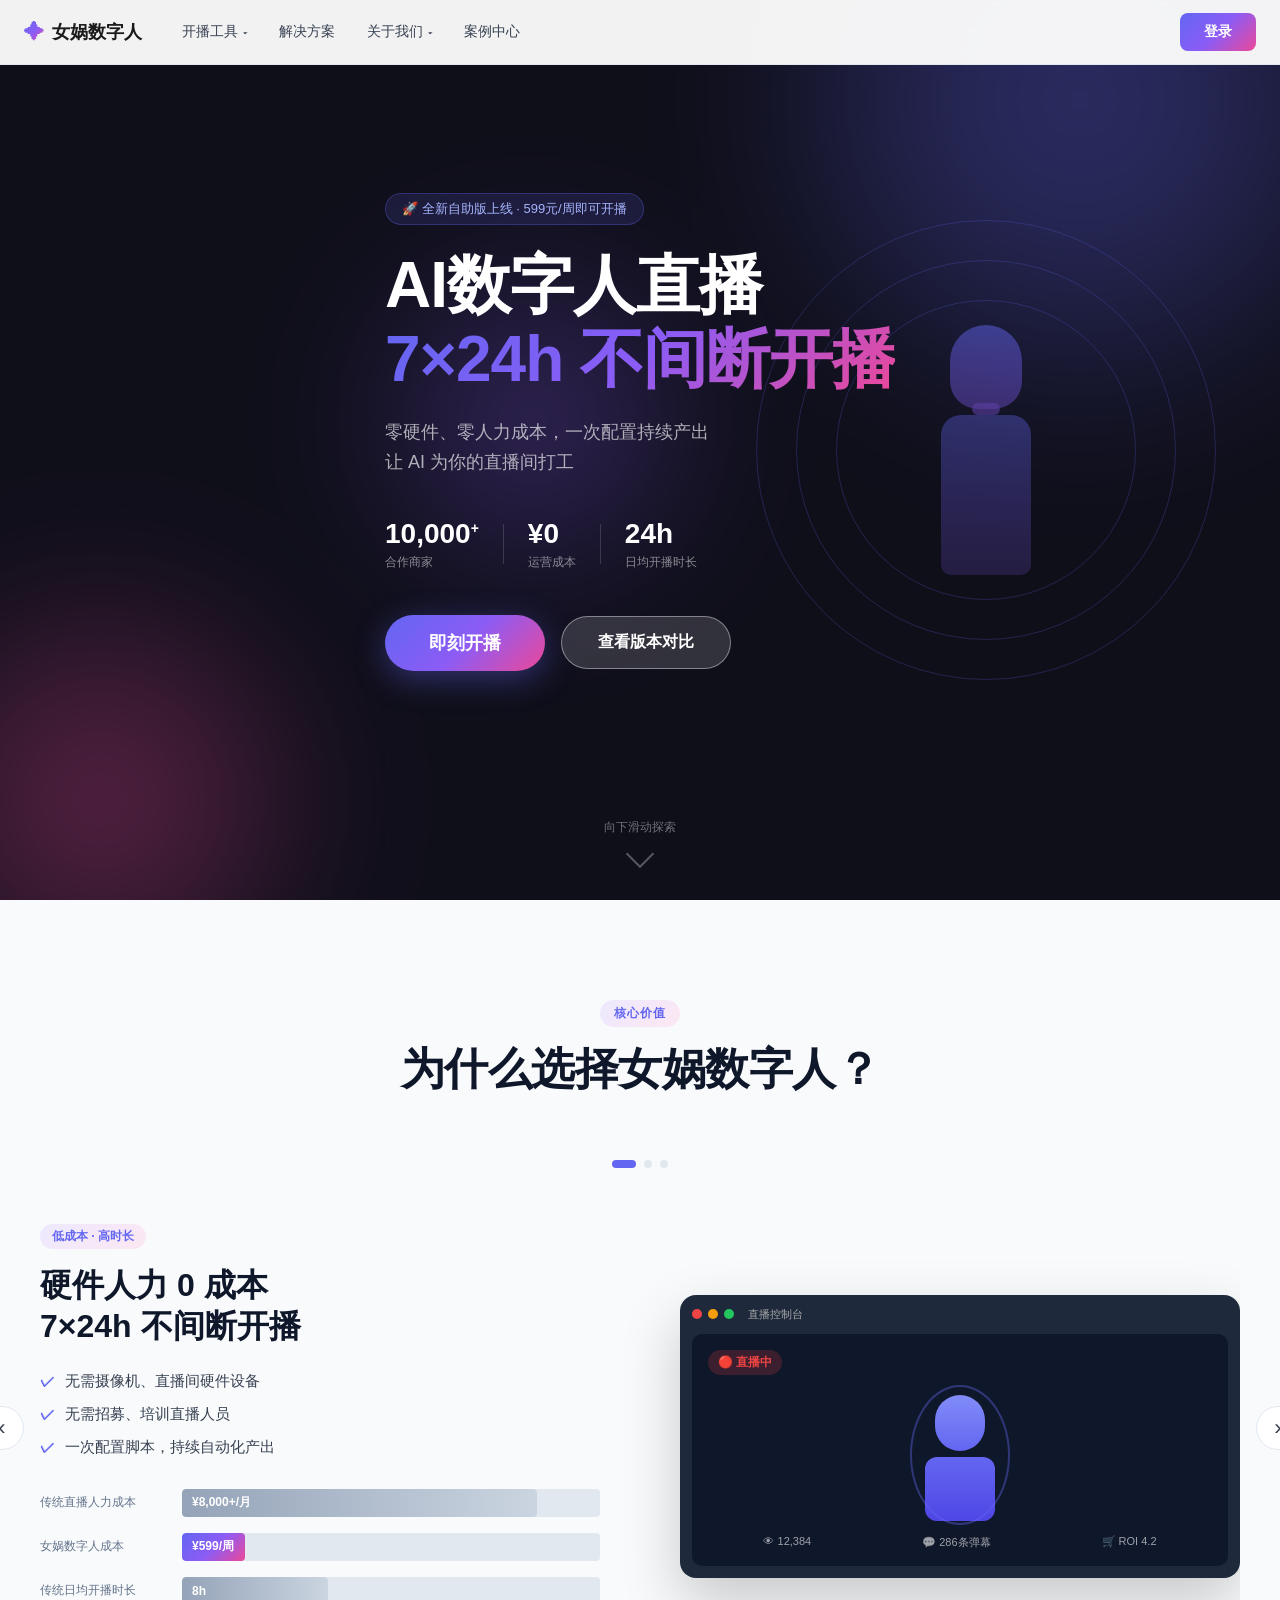
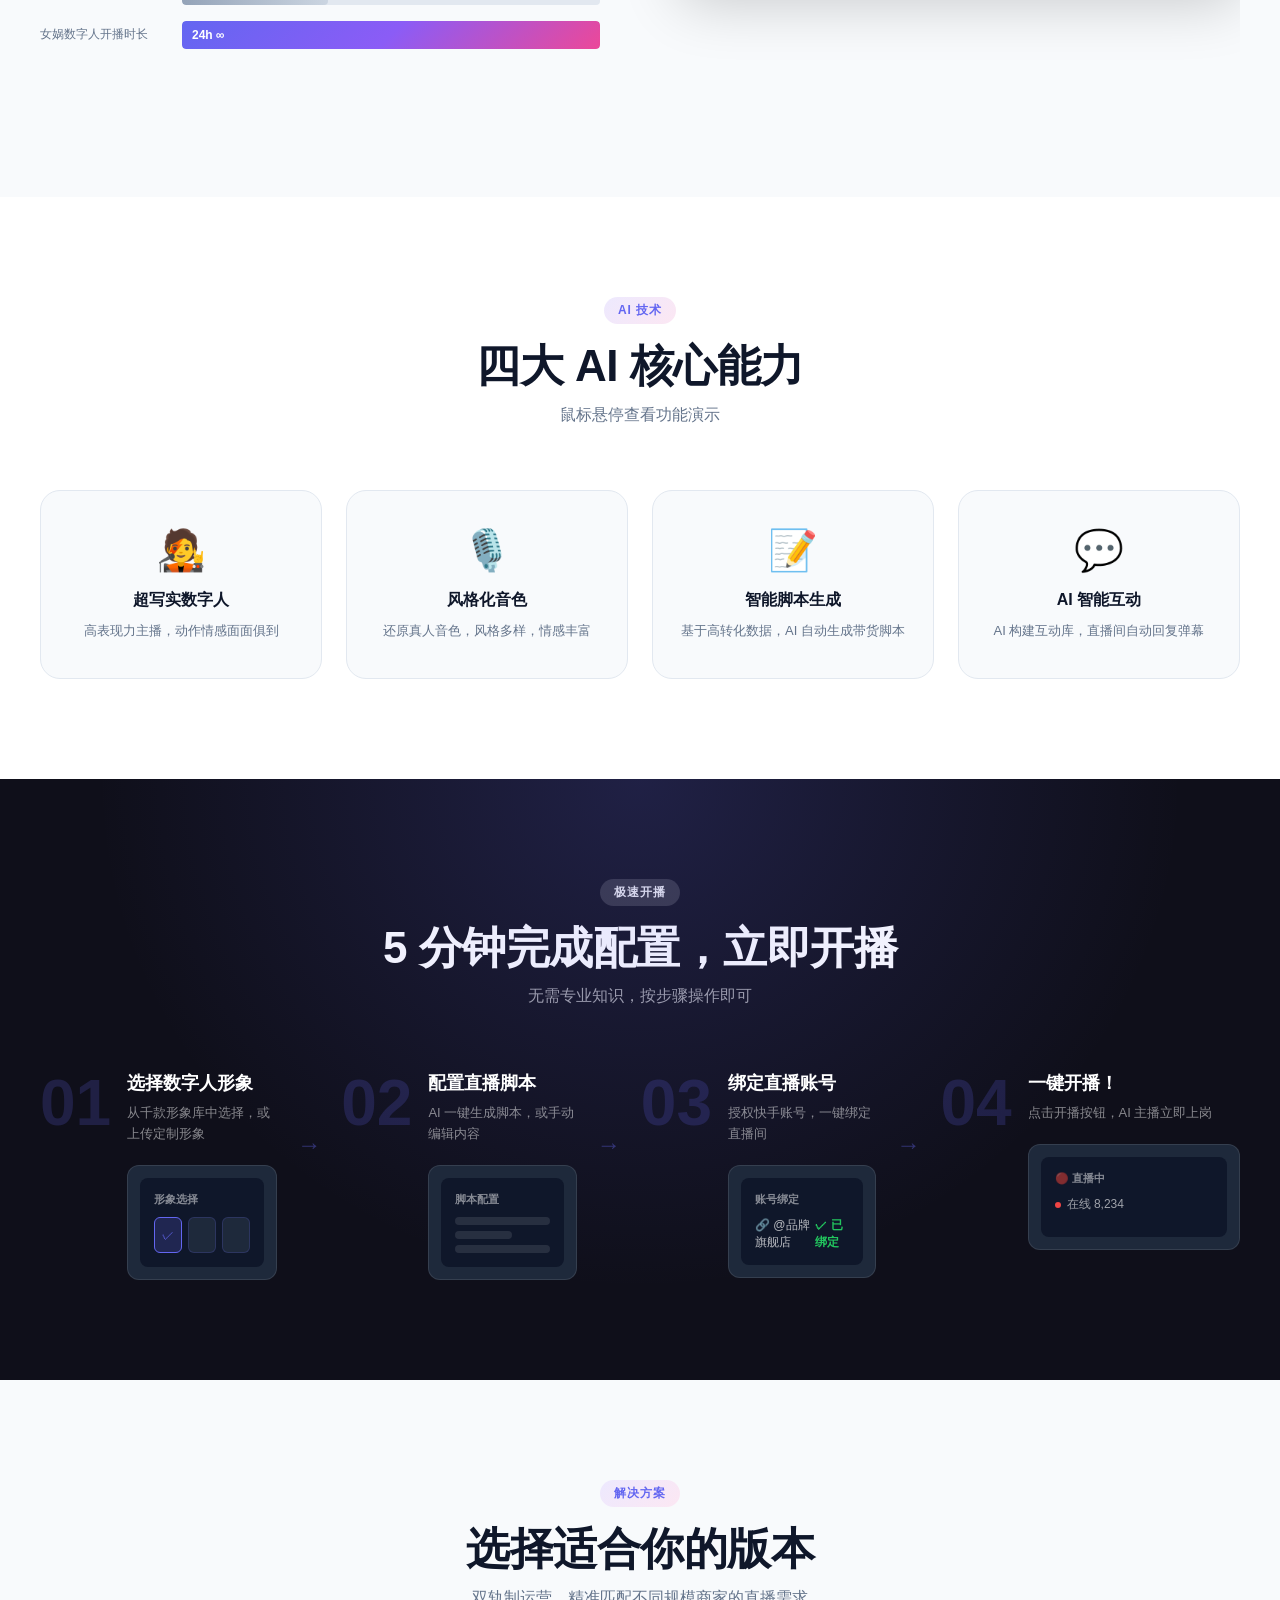
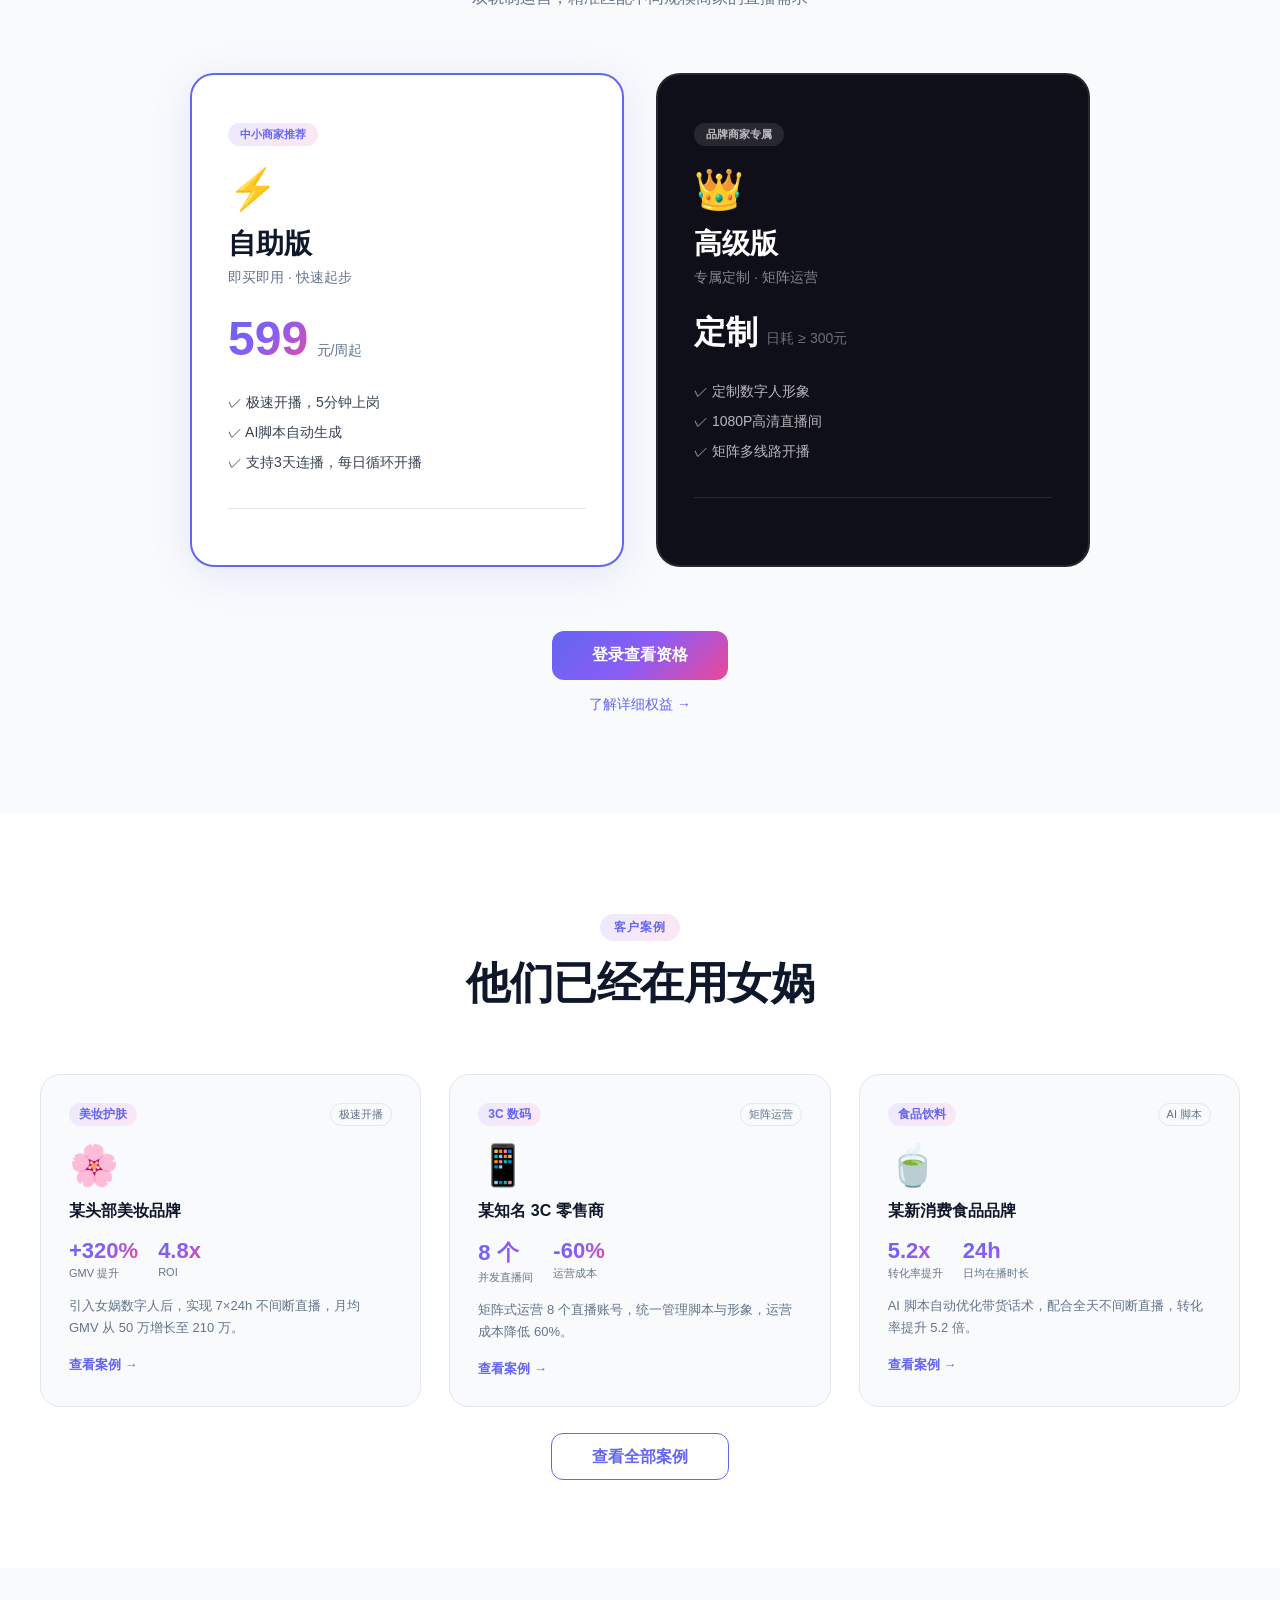
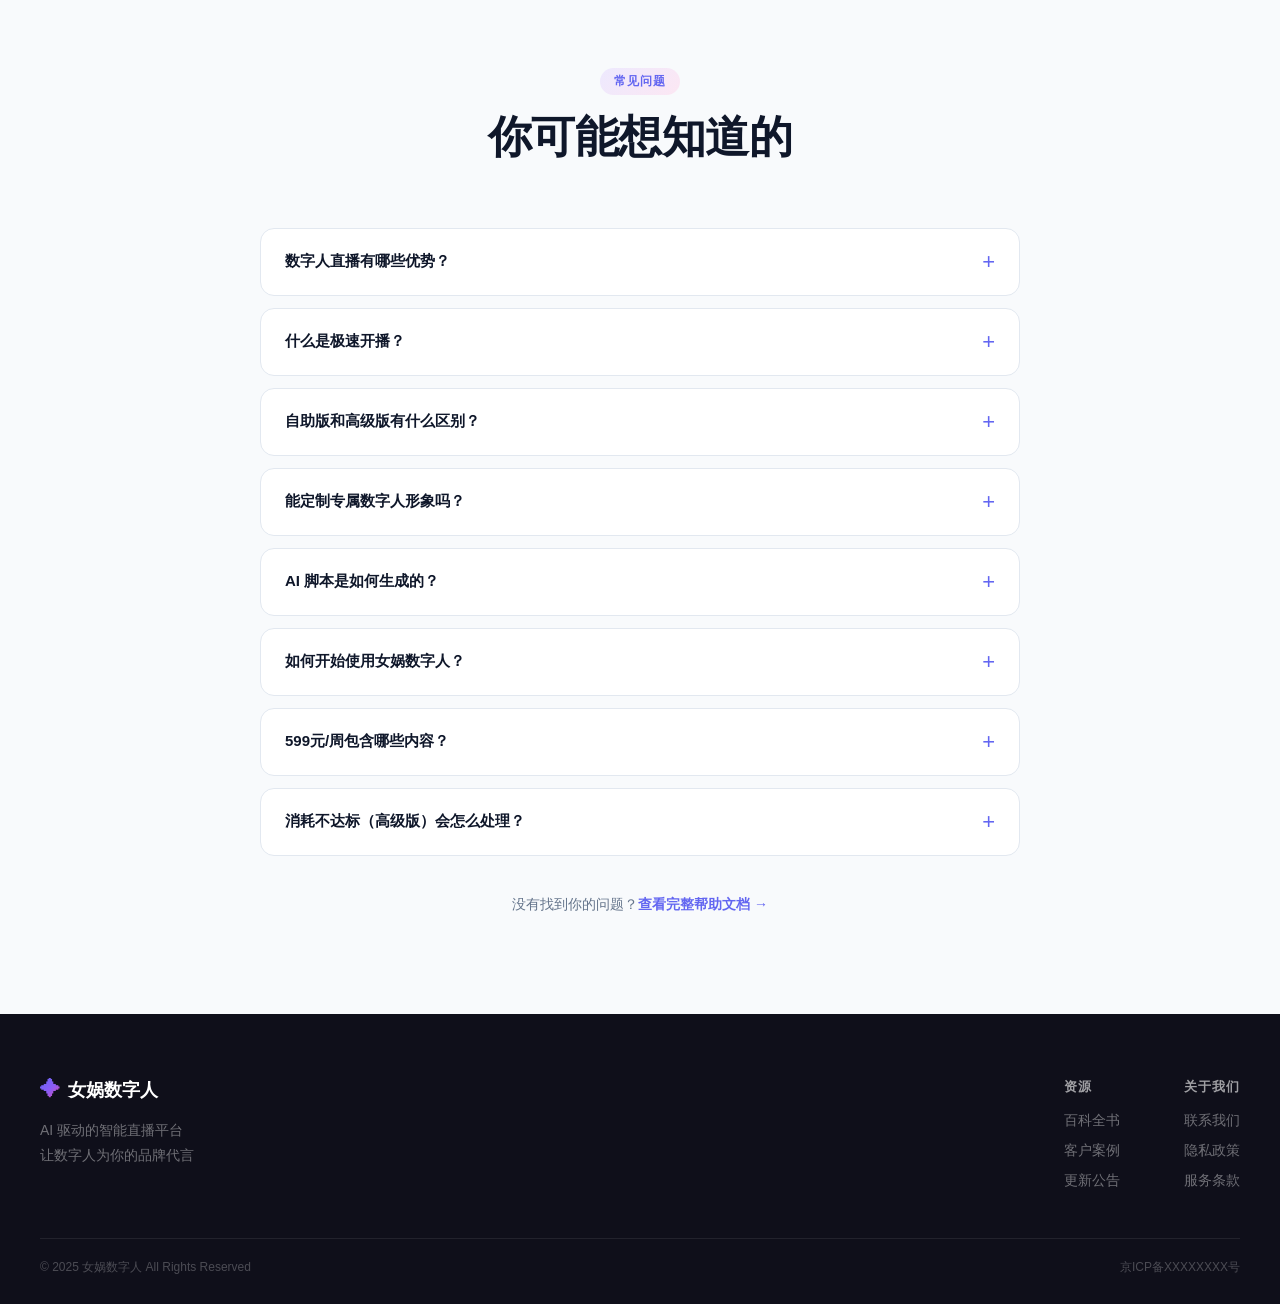
<file: index.html>
<!DOCTYPE html>
<html lang="zh-CN">
<head>
  <meta charset="UTF-8" />
  <meta name="viewport" content="width=device-width, initial-scale=1.0" />
  <title>女娲数字人 — AI驱动的智能直播平台</title>
  <link rel="stylesheet" href="style.css" />
</head>
<body>

<!-- ========== 导航栏 ========== -->
<header class="navbar" id="navbar">
  <div class="navbar-inner">
    <a href="index.html" class="nav-logo">
      <span class="logo-icon">✦</span>
      <span class="logo-text">女娲数字人</span>
    </a>

    <nav class="nav-links">
      <div class="nav-item has-dropdown">
        <span class="nav-link">开播工具 <i class="arrow-down">▾</i></span>
        <div class="nav-dropdown">
          <a href="#" class="dropdown-item" onclick="handleToolNav(event,'极速开播')">极速开播</a>
          <a href="#" class="dropdown-item" onclick="handleToolNav(event,'多分镜直播间')">多分镜直播间</a>
        </div>
      </div>
      <a href="solution.html" class="nav-link">解决方案</a>
      <div class="nav-item has-dropdown">
        <span class="nav-link">关于我们 <i class="arrow-down">▾</i></span>
        <div class="nav-dropdown">
          <a href="#" class="dropdown-item">使用指南</a>
          <a href="#" class="dropdown-item">更新公告</a>
        </div>
      </div>
      <a href="cases.html" class="nav-link">案例中心</a>
    </nav>

    <div class="nav-cta" id="navCta">
      <!-- 未登录态 -->
      <div id="navLoggedOut">
        <button class="btn-primary" onclick="goLogin()">登录</button>
      </div>
      <!-- 已登录态（默认隐藏） -->
      <div id="navLoggedIn" style="display:none; align-items:center; gap:12px;">
        <span class="bell-btn" onclick="location.href='console.html#messages'" title="消息中心">
          🔔<span class="badge" id="navBadge">3</span>
        </span>
        <a href="console.html" class="btn-outline" id="navConsoleLink" style="display:none;">进入控制台</a>
        <div class="avatar-wrap" id="avatarWrap">
          <div class="avatar">广</div>
          <div class="avatar-dropdown">
            <a href="console.html#messages">消息中心</a>
            <a href="#" onclick="logout()">退出登录</a>
          </div>
        </div>
      </div>
    </div>
  </div>
</header>

<!-- ========== HERO 区 ========== -->
<section class="hero" id="hero">
  <!-- 背景动效粒子 -->
  <div class="hero-bg">
    <div class="hero-orb orb1"></div>
    <div class="hero-orb orb2"></div>
    <div class="hero-orb orb3"></div>
    <!-- 数字人轮廓动效 -->
    <div class="avatar-silhouette">
      <div class="sil-ring ring1"></div>
      <div class="sil-ring ring2"></div>
      <div class="sil-ring ring3"></div>
      <div class="sil-body">
        <div class="sil-head"></div>
        <div class="sil-torso"></div>
      </div>
    </div>
  </div>

  <div class="hero-content">
    <div class="hero-badge">🚀 全新自助版上线 · 599元/周即可开播</div>
    <h1 class="hero-title">
      AI数字人直播<br />
      <span class="gradient-text">7×24h 不间断开播</span>
    </h1>
    <p class="hero-subtitle">零硬件、零人力成本，一次配置持续产出<br />让 AI 为你的直播间打工</p>

    <div class="hero-stats">
      <div class="stat-item">
        <span class="stat-num">10,000<sup>+</sup></span>
        <span class="stat-label">合作商家</span>
      </div>
      <div class="stat-divider"></div>
      <div class="stat-item">
        <span class="stat-num">¥0</span>
        <span class="stat-label">运营成本</span>
      </div>
      <div class="stat-divider"></div>
      <div class="stat-item">
        <span class="stat-num">24h</span>
        <span class="stat-label">日均开播时长</span>
      </div>
    </div>

    <div class="hero-actions">
      <button class="btn-hero-primary" onclick="handleHeroCTA()">即刻开播</button>
      <a href="solution.html" class="btn-hero-ghost">查看版本对比</a>
    </div>
  </div>

  <div class="scroll-hint">
    <span>向下滑动探索</span>
    <div class="scroll-arrow"></div>
  </div>
</section>

<!-- ========== 核心利益点 P2–P3 ========== -->
<section class="benefits" id="benefits">
  <div class="section-header">
    <div class="section-tag">核心价值</div>
    <h2 class="section-title">为什么选择女娲数字人？</h2>
  </div>

  <div class="benefits-slider" id="benefitsSlider">
    <!-- 指示器 -->
    <div class="slider-dots" id="sliderDots">
      <button class="dot active" onclick="switchBenefit(0)"></button>
      <button class="dot" onclick="switchBenefit(1)"></button>
      <button class="dot" onclick="switchBenefit(2)"></button>
    </div>
    <button class="slider-arrow arrow-left" onclick="prevBenefit()">‹</button>
    <button class="slider-arrow arrow-right" onclick="nextBenefit()">›</button>

    <div class="benefits-track" id="benefitsTrack">

      <!-- 利益点 1：低成本高时长 -->
      <div class="benefit-slide active" data-index="0">
        <div class="benefit-inner">
          <div class="benefit-left">
            <div class="benefit-tag">低成本 · 高时长</div>
            <h3 class="benefit-title">硬件人力 0 成本<br />7×24h 不间断开播</h3>
            <ul class="benefit-list">
              <li><span class="check">✓</span> 无需摄像机、直播间硬件设备</li>
              <li><span class="check">✓</span> 无需招募、培训直播人员</li>
              <li><span class="check">✓</span> 一次配置脚本，持续自动化产出</li>
            </ul>
            <!-- 数据可视化 -->
            <div class="data-compare">
              <div class="compare-row">
                <span class="compare-label">传统直播人力成本</span>
                <div class="compare-bar-wrap"><div class="compare-bar bar-bad" style="width:85%"><span>¥8,000+/月</span></div></div>
              </div>
              <div class="compare-row">
                <span class="compare-label">女娲数字人成本</span>
                <div class="compare-bar-wrap"><div class="compare-bar bar-good" style="width:15%"><span>¥599/周</span></div></div>
              </div>
              <div class="compare-row">
                <span class="compare-label">传统日均开播时长</span>
                <div class="compare-bar-wrap"><div class="compare-bar bar-bad" style="width:35%"><span>8h</span></div></div>
              </div>
              <div class="compare-row">
                <span class="compare-label">女娲数字人开播时长</span>
                <div class="compare-bar-wrap"><div class="compare-bar bar-good" style="width:100%"><span>24h ∞</span></div></div>
              </div>
            </div>
          </div>
          <div class="benefit-right">
            <div class="mockup-screen">
              <div class="mockup-header">
                <span class="dot-r"></span><span class="dot-y"></span><span class="dot-g"></span>
                <span style="margin-left:8px;font-size:11px;color:#aaa">直播控制台</span>
              </div>
              <div class="mockup-live">
                <div class="live-badge">🔴 直播中</div>
                <div class="live-avatar-wrap">
                  <div class="live-avatar-inner">
                    <div class="live-head"></div>
                    <div class="live-body"></div>
                    <div class="live-pulse"></div>
                  </div>
                </div>
                <div class="live-stats-row">
                  <span>👁 12,384</span>
                  <span>💬 286条弹幕</span>
                  <span>🛒 ROI 4.2</span>
                </div>
              </div>
            </div>
          </div>
        </div>
      </div>

      <!-- 利益点 2：矩阵式运营 -->
      <div class="benefit-slide" data-index="1">
        <div class="benefit-inner">
          <div class="benefit-left">
            <div class="benefit-tag">矩阵运营</div>
            <h3 class="benefit-title">多账号并行<br />快速泛化脚本</h3>
            <ul class="benefit-list">
              <li><span class="check">✓</span> 支持多账号矩阵同时开播</li>
              <li><span class="check">✓</span> 快速泛化多个开播脚本</li>
              <li><span class="check">✓</span> 减少试验周期，获得更多转化</li>
            </ul>
            <div class="matrix-stats">
              <div class="m-stat"><span class="m-num">4x</span><span class="m-label">并发直播间数</span></div>
              <div class="m-stat"><span class="m-num">+156%</span><span class="m-label">GMV 提升</span></div>
              <div class="m-stat"><span class="m-num">-70%</span><span class="m-label">试验周期缩短</span></div>
            </div>
          </div>
          <div class="benefit-right">
            <div class="matrix-grid">
              <div class="matrix-cell active"><div class="mc-dot"></div><div class="mc-label">直播间 A<br/><small>🔴 开播中</small></div></div>
              <div class="matrix-cell active"><div class="mc-dot"></div><div class="mc-label">直播间 B<br/><small>🔴 开播中</small></div></div>
              <div class="matrix-cell active"><div class="mc-dot"></div><div class="mc-label">直播间 C<br/><small>🔴 开播中</small></div></div>
              <div class="matrix-cell standby"><div class="mc-dot standby"></div><div class="mc-label">直播间 D<br/><small>⏱ 待机中</small></div></div>
            </div>
            <div class="matrix-arrow">⬇ 统一管理</div>
            <div class="matrix-dashboard">
              <span>总在线 38,204</span>
              <span>总成交 ¥124,800</span>
            </div>
          </div>
        </div>
      </div>

      <!-- 利益点 3：超写实数字人 -->
      <div class="benefit-slide" data-index="2">
        <div class="benefit-inner">
          <div class="benefit-left">
            <div class="benefit-tag">超写实数字人</div>
            <h3 class="benefit-title">千款形象<br />深度定制复刻</h3>
            <ul class="benefit-list">
              <li><span class="check">✓</span> 千款高表现力数字人形象</li>
              <li><span class="check">✓</span> 支持品牌专属定制与复刻</li>
              <li><span class="check">✓</span> 动作情感细腻，媲美真人</li>
            </ul>
          </div>
          <div class="benefit-right">
            <div class="avatar-grid">
              <div class="av-card"><div class="av-head style1"></div><div class="av-name">时尚女主播</div></div>
              <div class="av-card featured"><div class="av-head style2"></div><div class="av-name">专业带货主播</div><div class="av-badge">热门</div></div>
              <div class="av-card"><div class="av-head style3"></div><div class="av-name">知识讲解主播</div></div>
              <div class="av-card"><div class="av-head style4"></div><div class="av-name">品牌定制形象</div></div>
              <div class="av-more">+999款</div>
            </div>
          </div>
        </div>
      </div>

    </div><!-- /benefits-track -->
  </div>
</section>

<!-- ========== AI 能力展示 P4 ========== -->
<section class="ai-capabilities" id="aiCap">
  <div class="section-header">
    <div class="section-tag">AI 技术</div>
    <h2 class="section-title">四大 AI 核心能力</h2>
    <p class="section-desc">鼠标悬停查看功能演示</p>
  </div>

  <div class="cap-grid">

    <div class="cap-item" data-cap="avatar">
      <div class="cap-icon">🧑‍🎤</div>
      <h4>超写实数字人</h4>
      <p>高表现力主播，动作情感面面俱到</p>
      <!-- 浮窗 -->
      <div class="cap-popup">
        <div class="popup-title">🧑‍🎤 超写实数字人</div>
        <div class="popup-demo demo-avatar">
          <div class="demo-avatar-anim">
            <div class="da-head"></div>
            <div class="da-body"></div>
            <div class="da-wave">正在切换形象...</div>
          </div>
        </div>
        <p class="popup-desc">千款形象库，支持品牌专属定制复刻，媲美真人质感</p>
      </div>
    </div>

    <div class="cap-item" data-cap="voice">
      <div class="cap-icon">🎙️</div>
      <h4>风格化音色</h4>
      <p>还原真人音色，风格多样，情感丰富</p>
      <div class="cap-popup">
        <div class="popup-title">🎙️ 风格化音色</div>
        <div class="popup-demo demo-voice">
          <div class="voice-bars">
            <div class="vb b1"></div><div class="vb b2"></div><div class="vb b3"></div>
            <div class="vb b4"></div><div class="vb b5"></div><div class="vb b6"></div>
            <div class="vb b7"></div>
          </div>
          <div class="voice-styles">
            <span class="vs active">活泼</span>
            <span class="vs">专业</span>
            <span class="vs">温柔</span>
            <span class="vs">磁性</span>
          </div>
        </div>
        <p class="popup-desc">20+ 声音风格，AI 情感合成引擎，自然流畅表达</p>
      </div>
    </div>

    <div class="cap-item" data-cap="script">
      <div class="cap-icon">📝</div>
      <h4>智能脚本生成</h4>
      <p>基于高转化数据，AI 自动生成带货脚本</p>
      <div class="cap-popup">
        <div class="popup-title">📝 智能脚本生成</div>
        <div class="popup-demo demo-script">
          <div class="script-typewriter" id="scriptTyper">
            <span class="typing-text">正在为您生成带货脚本...</span>
          </div>
          <div class="script-result">
            「这款产品质量真的太好了！现在下单还有限时优惠，库存有限！👇点击下方购买链接...」
          </div>
        </div>
        <p class="popup-desc">分析海量高转化直播数据，一键生成专业带货脚本</p>
      </div>
    </div>

    <div class="cap-item" data-cap="interact">
      <div class="cap-icon">💬</div>
      <h4>AI 智能互动</h4>
      <p>AI 构建互动库，直播间自动回复弹幕</p>
      <div class="cap-popup popup-flip">
        <div class="popup-title">💬 AI 智能互动</div>
        <div class="popup-demo demo-interact">
          <div class="barrage-stream" id="barrageStream">
            <div class="barrage-item">用户A：这个多少钱？</div>
            <div class="barrage-item ai">🤖 AI：现在活动价仅需299！</div>
            <div class="barrage-item">用户B：质量怎么样？</div>
            <div class="barrage-item ai">🤖 AI：品质保证，支持7天退换~</div>
          </div>
        </div>
        <p class="popup-desc">实时分析弹幕意图，自动生成精准回复，提升互动率</p>
      </div>
    </div>

  </div>
</section>

<!-- ========== 极速开播展示 P5 ========== -->
<section class="fast-launch" id="fastLaunch">
  <div class="section-header light">
    <div class="section-tag tag-light">极速开播</div>
    <h2 class="section-title light">5 分钟完成配置，立即开播</h2>
    <p class="section-desc light">无需专业知识，按步骤操作即可</p>
  </div>

  <div class="steps-container">
    <div class="step-item" id="step1">
      <div class="step-num">01</div>
      <div class="step-content">
        <h4>选择数字人形象</h4>
        <p>从千款形象库中选择，或上传定制形象</p>
        <div class="step-screen">
          <div class="step-screen-inner">
            <div class="ss-title">形象选择</div>
            <div class="ss-grid">
              <div class="ss-av ss-selected">✓</div>
              <div class="ss-av"></div>
              <div class="ss-av"></div>
            </div>
          </div>
        </div>
      </div>
      <div class="step-arrow">→</div>
    </div>

    <div class="step-item" id="step2">
      <div class="step-num">02</div>
      <div class="step-content">
        <h4>配置直播脚本</h4>
        <p>AI 一键生成脚本，或手动编辑内容</p>
        <div class="step-screen">
          <div class="step-screen-inner">
            <div class="ss-title">脚本配置</div>
            <div class="ss-lines">
              <div class="ss-line"></div>
              <div class="ss-line short"></div>
              <div class="ss-line"></div>
            </div>
          </div>
        </div>
      </div>
      <div class="step-arrow">→</div>
    </div>

    <div class="step-item" id="step3">
      <div class="step-num">03</div>
      <div class="step-content">
        <h4>绑定直播账号</h4>
        <p>授权快手账号，一键绑定直播间</p>
        <div class="step-screen">
          <div class="step-screen-inner">
            <div class="ss-title">账号绑定</div>
            <div class="ss-account">
              <span>🔗 @品牌旗舰店</span>
              <span class="ss-check">✓ 已绑定</span>
            </div>
          </div>
        </div>
      </div>
      <div class="step-arrow">→</div>
    </div>

    <div class="step-item" id="step4">
      <div class="step-num">04</div>
      <div class="step-content">
        <h4>一键开播！</h4>
        <p>点击开播按钮，AI 主播立即上岗</p>
        <div class="step-screen">
          <div class="step-screen-inner">
            <div class="ss-title">🔴 直播中</div>
            <div class="live-indicator-mini">
              <div class="lim-dot"></div>
              <span>在线 8,234</span>
            </div>
          </div>
        </div>
      </div>
    </div>
  </div>

  <div style="text-align:center;margin-top:48px;" id="quickLaunchCTA">
    <button class="btn-primary btn-lg" onclick="handleQuickLaunchCTA()">立即体验极速开播</button>
  </div>
</section>

<!-- ========== 解决方案（权益对比）P6 ========== -->
<section class="solution" id="solution">
  <div class="section-header">
    <div class="section-tag">解决方案</div>
    <h2 class="section-title">选择适合你的版本</h2>
    <p class="section-desc">双轨制运营，精准匹配不同规模商家的直播需求</p>
  </div>

  <div class="plan-cards" id="planCards">
    <!-- 自助版 -->
    <div class="plan-card plan-self" id="planSelf">
      <div class="plan-badge">中小商家推荐</div>
      <div class="plan-icon">⚡</div>
      <h3 class="plan-name">自助版</h3>
      <div class="plan-tagline">即买即用 · 快速起步</div>
      <div class="plan-price">
        <span class="price-num">599</span>
        <span class="price-unit">元/周起</span>
      </div>
      <ul class="plan-benefits">
        <li>✓ 极速开播，5分钟上岗</li>
        <li>✓ AI脚本自动生成</li>
        <li>✓ 支持3天连播，每日循环开播</li>
      </ul>
      <div class="plan-card-note" id="planSelfNote"></div>
    </div>

    <!-- 高级版 -->
    <div class="plan-card plan-pro" id="planPro">
      <div class="plan-badge badge-pro">品牌商家专属</div>
      <div class="plan-icon">👑</div>
      <h3 class="plan-name">高级版</h3>
      <div class="plan-tagline">专属定制 · 矩阵运营</div>
      <div class="plan-price">
        <span class="price-num">定制</span>
        <span class="price-unit">日耗 ≥ 300元</span>
      </div>
      <ul class="plan-benefits">
        <li>✓ 定制数字人形象</li>
        <li>✓ 1080P高清直播间</li>
        <li>✓ 矩阵多线路开播</li>
      </ul>
      <div class="plan-card-note" id="planProNote"></div>
    </div>
  </div>

  <!-- 通用CTA按钮 -->
  <div class="solution-cta-wrap" id="solutionCTA">
    <button class="btn-primary btn-lg" id="solutionCTABtn" onclick="handleSolutionCTA()">登录查看资格</button>
    <p class="solution-cta-hint"><a href="solution.html">了解详细权益 →</a></p>
  </div>
</section>

<!-- ========== 客户案例 P7 ========== -->
<section class="cases" id="casesSection">
  <div class="section-header">
    <div class="section-tag">客户案例</div>
    <h2 class="section-title">他们已经在用女娲</h2>
  </div>

  <div class="cases-grid">
    <div class="case-card" onclick="location.href='cases.html#case1'">
      <div class="case-header">
        <span class="case-industry">美妆护肤</span>
        <span class="case-tag">极速开播</span>
      </div>
      <div class="case-logo">🌸</div>
      <h4 class="case-name">某头部美妆品牌</h4>
      <div class="case-metrics">
        <div class="metric"><span class="metric-val">+320%</span><span class="metric-label">GMV 提升</span></div>
        <div class="metric"><span class="metric-val">4.8x</span><span class="metric-label">ROI</span></div>
      </div>
      <p class="case-desc">引入女娲数字人后，实现 7×24h 不间断直播，月均 GMV 从 50 万增长至 210 万。</p>
      <span class="case-link">查看案例 →</span>
    </div>

    <div class="case-card" onclick="location.href='cases.html#case2'">
      <div class="case-header">
        <span class="case-industry">3C 数码</span>
        <span class="case-tag">矩阵运营</span>
      </div>
      <div class="case-logo">📱</div>
      <h4 class="case-name">某知名 3C 零售商</h4>
      <div class="case-metrics">
        <div class="metric"><span class="metric-val">8 个</span><span class="metric-label">并发直播间</span></div>
        <div class="metric"><span class="metric-val">-60%</span><span class="metric-label">运营成本</span></div>
      </div>
      <p class="case-desc">矩阵式运营 8 个直播账号，统一管理脚本与形象，运营成本降低 60%。</p>
      <span class="case-link">查看案例 →</span>
    </div>

    <div class="case-card" onclick="location.href='cases.html#case3'">
      <div class="case-header">
        <span class="case-industry">食品饮料</span>
        <span class="case-tag">AI 脚本</span>
      </div>
      <div class="case-logo">🍵</div>
      <h4 class="case-name">某新消费食品品牌</h4>
      <div class="case-metrics">
        <div class="metric"><span class="metric-val">5.2x</span><span class="metric-label">转化率提升</span></div>
        <div class="metric"><span class="metric-val">24h</span><span class="metric-label">日均在播时长</span></div>
      </div>
      <p class="case-desc">AI 脚本自动优化带货话术，配合全天不间断直播，转化率提升 5.2 倍。</p>
      <span class="case-link">查看案例 →</span>
    </div>
  </div>

  <div style="text-align:center;margin-top:40px;">
    <a href="cases.html" class="btn-outline btn-lg">查看全部案例</a>
  </div>
</section>

<!-- ========== FAQ P8 ========== -->
<section class="faq" id="faq">
  <div class="section-header">
    <div class="section-tag">常见问题</div>
    <h2 class="section-title">你可能想知道的</h2>
  </div>

  <div class="faq-list">
    <div class="faq-item">
      <div class="faq-q" onclick="toggleFaq(this)">
        <span>数字人直播有哪些优势？</span><span class="faq-arrow">+</span>
      </div>
      <div class="faq-a">
        女娲数字人支持 7×24h 不间断开播，无需摄像机、灯光等硬件设备，也无需招募和培训直播人员，真正实现零人力、零硬件的全自动化直播运营。
      </div>
    </div>

    <div class="faq-item">
      <div class="faq-q" onclick="toggleFaq(this)">
        <span>什么是极速开播？</span><span class="faq-arrow">+</span>
      </div>
      <div class="faq-a">
        极速开播是女娲推出的一键式直播配置功能，只需选择数字人形象、配置脚本、绑定直播账号，约 5 分钟即可完成全部配置，立刻开始 AI 直播。
      </div>
    </div>

    <div class="faq-item">
      <div class="faq-q" onclick="toggleFaq(this)">
        <span>自助版和高级版有什么区别？</span><span class="faq-arrow">+</span>
      </div>
      <div class="faq-a">
        自助版适合中小商家，充值 599元/周即可使用基础直播功能（极速开播、AI脚本、支持3天连播）；高级版面向日均消耗 ≥ 300 元的品牌商家，提供定制数字人、1080P 直播间、1pp 流量扶持等高阶功能。
      </div>
    </div>

    <div class="faq-item">
      <div class="faq-q" onclick="toggleFaq(this)">
        <span>能定制专属数字人形象吗？</span><span class="faq-arrow">+</span>
      </div>
      <div class="faq-a">
        高级版支持品牌专属数字人定制与真人复刻服务。自助版用户可以从千款标准形象库中选择适合自己品牌的形象。如需定制，可升级至高级版或联系客服咨询。
      </div>
    </div>

    <div class="faq-item">
      <div class="faq-q" onclick="toggleFaq(this)">
        <span>AI 脚本是如何生成的？</span><span class="faq-arrow">+</span>
      </div>
      <div class="faq-a">
        女娲 AI 基于海量高转化直播脚本数据训练，根据您的商品信息、品牌调性自动生成带货脚本。您也可以在生成结果上进行手动编辑和优化。
      </div>
    </div>

    <div class="faq-item">
      <div class="faq-q" onclick="toggleFaq(this)">
        <span>如何开始使用女娲数字人？</span><span class="faq-arrow">+</span>
      </div>
      <div class="faq-a">
        需要拥有快手广告主账户。登录女娲平台后，根据您的日均消耗情况，系统会自动推荐合适的版本。自助版可直接充值开播，高级版需满足日耗 ≥ 300 元的条件。
      </div>
    </div>

    <div class="faq-item">
      <div class="faq-q" onclick="toggleFaq(this)">
        <span>599元/周包含哪些内容？</span><span class="faq-arrow">+</span>
      </div>
      <div class="faq-a">
        自助版 599元/周包含：极速开播功能使用权、AI 脚本生成次数（不限量）、支持3天连播时长、15 分钟免费试播、基础数据报表。
      </div>
    </div>

    <div class="faq-item">
      <div class="faq-q" onclick="toggleFaq(this)">
        <span>消耗不达标（高级版）会怎么处理？</span><span class="faq-arrow">+</span>
      </div>
      <div class="faq-a">
        高级版日均消耗低于 300 元时，系统会触发清退流程，账号将暂时受限并开始倒计时，倒计时结束后自动解除限制。累计清退 6 次将永久封禁，可联系客服申诉。
      </div>
    </div>
  </div>

  <div class="faq-footer">
    没有找到你的问题？<a href="#">查看完整帮助文档 →</a>
  </div>
</section>

<!-- ========== Footer ========== -->
<footer class="footer">
  <div class="footer-inner">
    <div class="footer-brand">
      <div class="footer-logo">
        <span class="logo-icon">✦</span>
        <span class="logo-text">女娲数字人</span>
      </div>
      <p class="footer-desc">AI 驱动的智能直播平台<br />让数字人为你的品牌代言</p>
    </div>

    <div class="footer-links">
      <div class="footer-col">
        <h5>资源</h5>
        <a href="#">百科全书</a>
        <a href="cases.html">客户案例</a>
        <a href="#">更新公告</a>
      </div>
      <div class="footer-col">
        <h5>关于我们</h5>
        <a href="#">联系我们</a>
        <a href="privacy.html">隐私政策</a>
        <a href="terms.html">服务条款</a>
      </div>
    </div>
  </div>

  <div class="footer-bottom">
    <span>© 2025 女娲数字人 All Rights Reserved</span>
    <span>京ICP备XXXXXXXX号</span>
  </div>
</footer>

<!-- ========== 分流弹窗（覆盖全局） ========== -->
<div class="modal-overlay" id="flowModal" style="display:none">
  <div class="flow-modal">
    <button class="modal-close" onclick="closeFlowModal()">×</button>
    <div class="flow-banner">系统已为您匹配最优版本！</div>

    <div class="flow-cards" id="flowCards">
      <!-- 内容由 JS 动态注入 -->
    </div>

    <p class="flow-note" id="flowNote"></p>
  </div>
</div>

<!-- ========== 高级版确认弹窗 ========== -->
<div class="modal-overlay" id="proConfirmModal" style="display:none">
  <div class="pro-confirm-modal">
    <button class="modal-close" onclick="closeProConfirmModal()">×</button>
    <div class="pro-confirm-icon">🎉</div>
    <h3 class="pro-confirm-title">免费使用高级版</h3>
    <p class="pro-confirm-positive">您的日均消耗已达标，无需额外付费，预算可全部用于广告消耗。</p>
    <div class="pro-confirm-divider"></div>
    <p class="pro-confirm-notice-title">使用须知：</p>
    <ul class="pro-confirm-notice-list">
      <li>日均消耗需 ≥ 300 元</li>
      <li>消耗不足时权限将被冻结</li>
      <li>累计冻结 6 次将永久封禁</li>
    </ul>
    <p class="pro-confirm-link">详见 <a href="#" onclick="window.open('https://help.kwaixiaohua.com/article/pro-rules', '_blank'); return false;">高级版使用规则</a> →</p>
    <button class="btn-primary btn-lg" style="width:100%;margin-top:8px;" onclick="confirmEnterPro()">确认，进入高级版</button>
  </div>
</div>

<script src="app.js"></script>
</body>
</html>
</file>
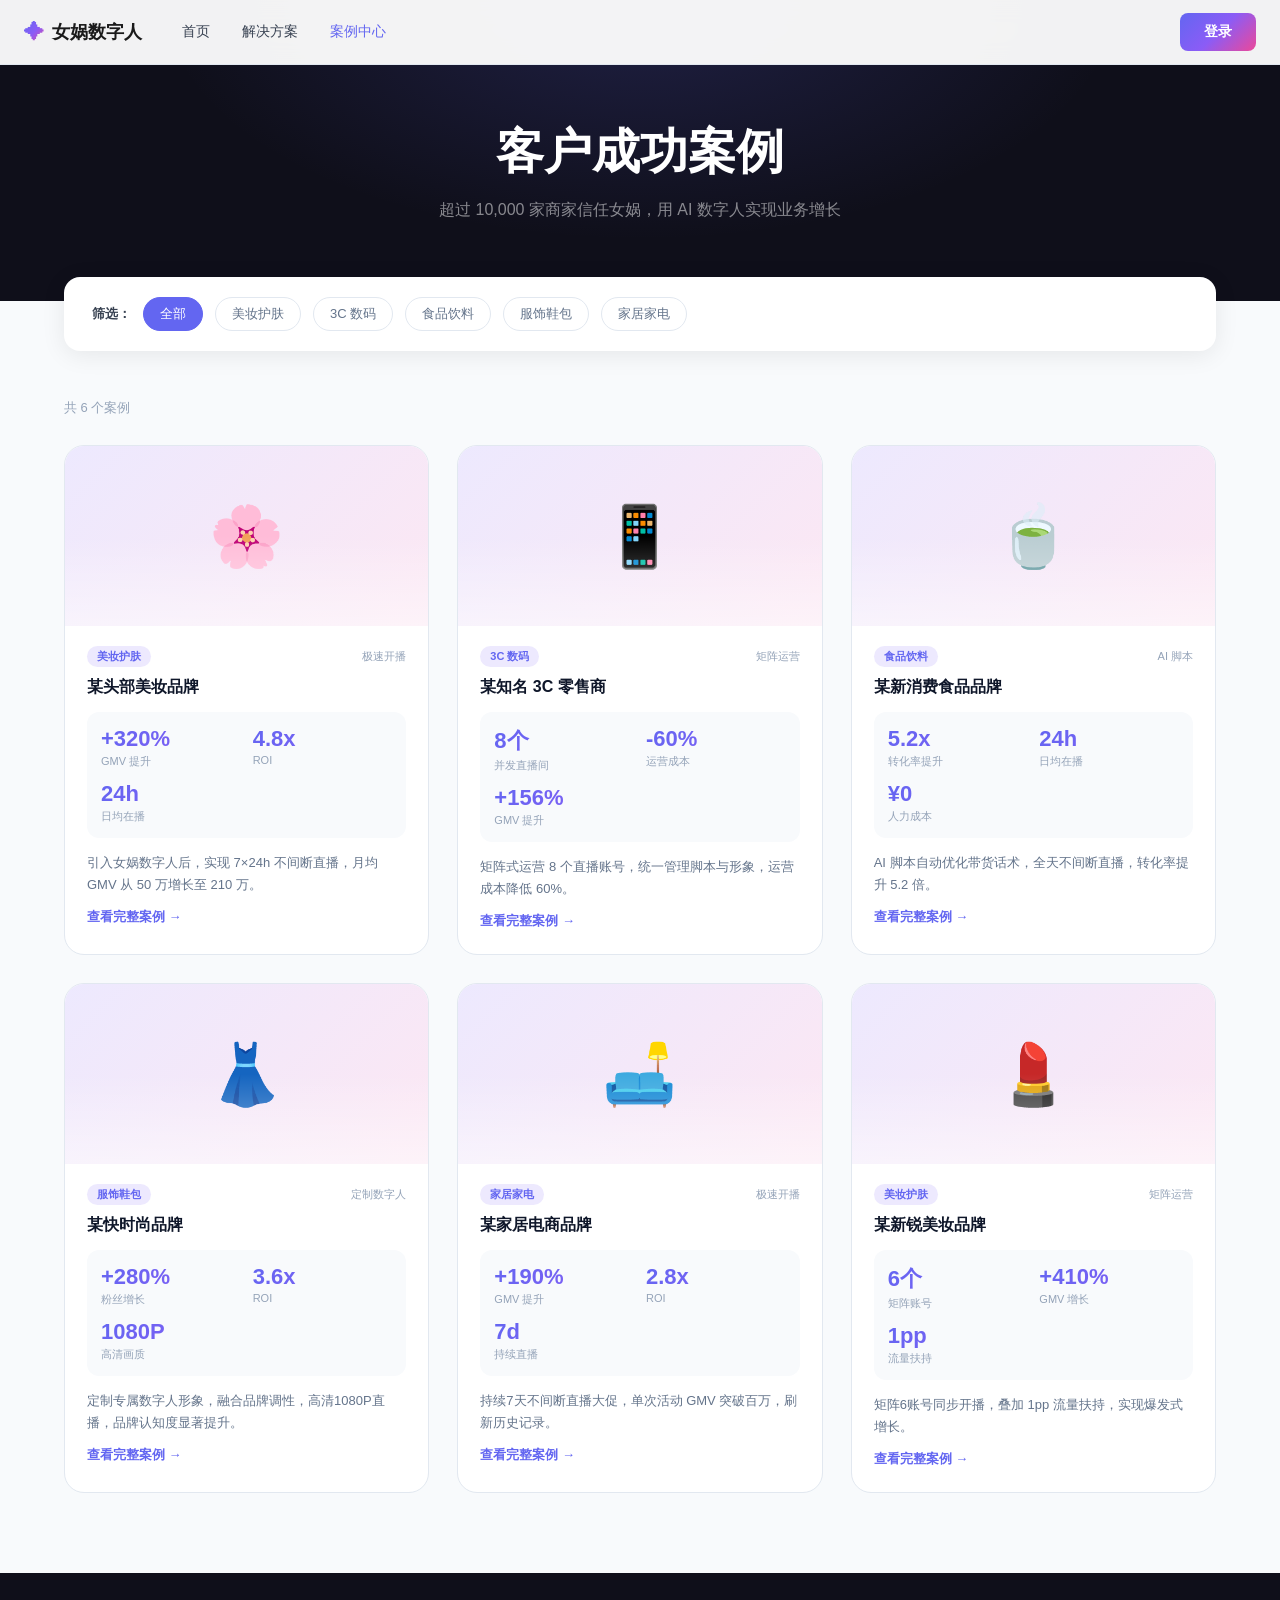
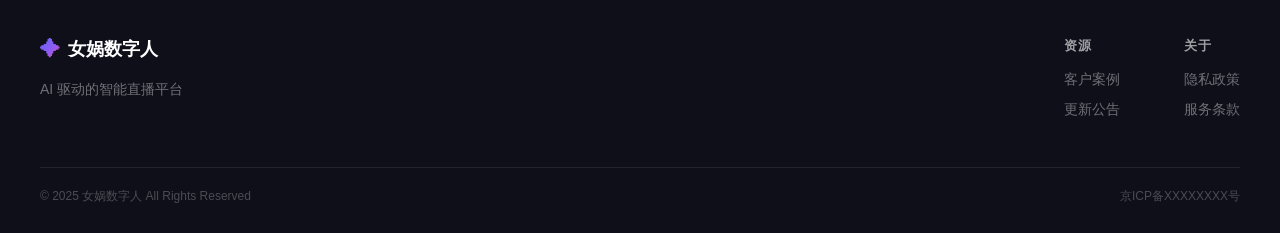
<file: cases.html>
<!DOCTYPE html>
<html lang="zh-CN">
<head>
  <meta charset="UTF-8" />
  <meta name="viewport" content="width=device-width, initial-scale=1.0" />
  <title>案例中心 — 女娲数字人</title>
  <link rel="stylesheet" href="style.css" />
  <style>
    body { background: #f8fafc; }

    /* Hero */
    .cases-hero { background: var(--dark); padding: 120px 24px 80px; text-align: center; position: relative; overflow: hidden; }
    .cases-hero::before { content:''; position:absolute; inset:0; background: radial-gradient(ellipse 800px 400px at 50% 0%, rgba(99,102,241,.2) 0%, transparent 60%); }
    .cases-hero h1 { font-size: 48px; font-weight: 800; color: #fff; margin-bottom: 16px; position: relative; }
    .cases-hero p { font-size: 16px; color: rgba(255,255,255,.5); position: relative; }

    /* Filter */
    .filter-bar { max-width: 1200px; margin: -24px auto 0; padding: 0 24px; position: relative; z-index: 2; }
    .filter-inner { background: #fff; border-radius: 16px; padding: 20px 28px; box-shadow: 0 4px 24px rgba(0,0,0,.08); display: flex; align-items: center; gap: 12px; flex-wrap: wrap; }
    .filter-label { font-size: 13px; font-weight: 600; color: #374151; flex-shrink: 0; }
    .filter-btn { padding: 7px 16px; border-radius: 50px; font-size: 13px; font-weight: 500; border: 1.5px solid #e2e8f0; background: #fff; color: #64748b; cursor: pointer; transition: all .15s; }
    .filter-btn:hover { border-color: #6366f1; color: #6366f1; }
    .filter-btn.active { background: #6366f1; border-color: #6366f1; color: #fff; }

    /* Grid */
    .cases-main { max-width: 1200px; margin: 48px auto 80px; padding: 0 24px; }
    .cases-count { font-size: 13px; color: #94a3b8; margin-bottom: 28px; }
    .cases-grid-main { display: grid; grid-template-columns: repeat(3, 1fr); gap: 28px; }
    @media (max-width: 1000px) { .cases-grid-main { grid-template-columns: repeat(2, 1fr); } }
    @media (max-width: 600px) { .cases-grid-main { grid-template-columns: 1fr; } }

    .case-card-main {
      background: #fff;
      border: 1.5px solid #e2e8f0;
      border-radius: 20px;
      overflow: hidden;
      cursor: pointer;
      transition: all .25s;
    }
    .case-card-main:hover { border-color: #6366f1; transform: translateY(-4px); box-shadow: 0 16px 48px rgba(99,102,241,.1); }

    .case-card-img {
      height: 180px;
      background: linear-gradient(135deg, #ede9fe 0%, #fce7f3 100%);
      display: flex;
      align-items: center;
      justify-content: center;
      font-size: 60px;
      position: relative;
      overflow: hidden;
    }
    .case-card-img::after {
      content: '';
      position: absolute;
      inset: 0;
      background: linear-gradient(0deg, rgba(255,255,255,.5) 0%, transparent 50%);
    }

    .case-card-body { padding: 20px 22px 24px; }
    .case-card-header { display: flex; align-items: center; justify-content: space-between; margin-bottom: 10px; }
    .case-card-industry { font-size: 11px; background: #ede9fe; color: #6366f1; padding: 3px 10px; border-radius: 50px; font-weight: 600; }
    .case-card-type { font-size: 11px; color: #94a3b8; }
    .case-card-name { font-size: 16px; font-weight: 700; color: #0f172a; margin-bottom: 14px; }
    .case-card-metrics { display: grid; grid-template-columns: 1fr 1fr; gap: 12px; margin-bottom: 14px; padding: 14px; background: #f8fafc; border-radius: 12px; }
    .ccm-val { font-size: 22px; font-weight: 800; background: linear-gradient(135deg,#6366f1,#8b5cf6); -webkit-background-clip: text; -webkit-text-fill-color: transparent; background-clip: text; }
    .ccm-label { font-size: 11px; color: #94a3b8; margin-top: 2px; }
    .case-card-desc { font-size: 13px; color: #64748b; line-height: 1.7; }
    .case-read-more { display: inline-block; margin-top: 12px; font-size: 13px; color: #6366f1; font-weight: 600; }

    /* Detail modal */
    .detail-modal-overlay {
      position: fixed; inset: 0; background: rgba(0,0,0,.55); backdrop-filter: blur(4px);
      z-index: 9999; display: flex; align-items: center; justify-content: center;
      animation: fadeIn .2s;
    }
    .detail-modal {
      background: #fff; border-radius: 24px; width: calc(100% - 48px); max-width: 760px;
      max-height: 85vh; overflow-y: auto; padding: 48px; position: relative;
      animation: slideUp .3s ease;
    }
    .dm-close { position: absolute; top: 16px; right: 20px; font-size: 24px; color: #94a3b8; background: none; border: none; cursor: pointer; line-height: 1; }
    .dm-close:hover { color: #374151; }
    .dm-industry { display: inline-block; font-size: 12px; background: #ede9fe; color: #6366f1; padding: 4px 12px; border-radius: 50px; margin-bottom: 16px; font-weight: 600; }
    .dm-title { font-size: 28px; font-weight: 800; color: #0f172a; margin-bottom: 12px; }
    .dm-sub { font-size: 14px; color: #64748b; margin-bottom: 32px; line-height: 1.7; }
    .dm-metrics { display: grid; grid-template-columns: repeat(3, 1fr); gap: 16px; margin-bottom: 32px; }
    .dm-metric { background: #f8fafc; border-radius: 12px; padding: 16px; text-align: center; }
    .dm-metric-val { font-size: 24px; font-weight: 800; background: linear-gradient(135deg,#6366f1,#8b5cf6); -webkit-background-clip: text; -webkit-text-fill-color: transparent; background-clip: text; }
    .dm-metric-label { font-size: 12px; color: #94a3b8; margin-top: 4px; }
    .dm-section { font-size: 16px; font-weight: 700; color: #0f172a; margin-bottom: 12px; }
    .dm-body { font-size: 14px; color: #374151; line-height: 1.9; }

    @keyframes slideUp { from { opacity: 0; transform: translateY(24px); } to { opacity: 1; transform: translateY(0); } }
    @keyframes fadeIn { from { opacity: 0; } to { opacity: 1; } }
  </style>
</head>
<body>

<!-- Navbar -->
<header class="navbar" id="navbar">
  <div class="navbar-inner">
    <a href="index.html" class="nav-logo">
      <span class="logo-icon">✦</span>
      <span class="logo-text">女娲数字人</span>
    </a>
    <nav class="nav-links">
      <a href="index.html" class="nav-link">首页</a>
      <a href="solution.html" class="nav-link">解决方案</a>
      <a href="cases.html" class="nav-link active">案例中心</a>
    </nav>
    <div class="nav-cta">
      <div id="navLoggedOut"><button class="btn-primary" onclick="goLogin()">登录</button></div>
      <div id="navLoggedIn" style="display:none;align-items:center;gap:12px">
        <a href="console.html" class="btn-outline" id="navConsoleLink" style="display:none;">控制台</a>
        <div class="avatar-wrap" id="avatarWrap">
          <div class="avatar">广</div>
          <div class="avatar-dropdown">
            <a href="console.html#messages">消息中心</a>
            <a href="#" onclick="logout()">退出登录</a>
          </div>
        </div>
      </div>
    </div>
  </div>
</header>

<!-- Hero -->
<div class="cases-hero">
  <h1>客户成功案例</h1>
  <p>超过 10,000 家商家信任女娲，用 AI 数字人实现业务增长</p>
</div>

<!-- Filter -->
<div class="filter-bar">
  <div class="filter-inner">
    <span class="filter-label">筛选：</span>
    <button class="filter-btn active" onclick="filterCases('all', this)">全部</button>
    <button class="filter-btn" onclick="filterCases('beauty', this)">美妆护肤</button>
    <button class="filter-btn" onclick="filterCases('3c', this)">3C 数码</button>
    <button class="filter-btn" onclick="filterCases('food', this)">食品饮料</button>
    <button class="filter-btn" onclick="filterCases('fashion', this)">服饰鞋包</button>
    <button class="filter-btn" onclick="filterCases('home', this)">家居家电</button>
  </div>
</div>

<!-- Grid -->
<div class="cases-main">
  <div class="cases-count" id="casesCount">共 6 个案例</div>
  <div class="cases-grid-main" id="casesGrid">
    <!-- rendered by JS -->
  </div>
</div>

<!-- Detail modal -->
<div id="detailModal" style="display:none"></div>

<!-- Footer -->
<footer class="footer">
  <div class="footer-inner">
    <div class="footer-brand">
      <div class="footer-logo"><span class="logo-icon">✦</span><span class="logo-text">女娲数字人</span></div>
      <p class="footer-desc">AI 驱动的智能直播平台</p>
    </div>
    <div class="footer-links">
      <div class="footer-col">
        <h5>资源</h5>
        <a href="cases.html">客户案例</a>
        <a href="#">更新公告</a>
      </div>
      <div class="footer-col">
        <h5>关于</h5>
        <a href="privacy.html">隐私政策</a>
        <a href="terms.html">服务条款</a>
      </div>
    </div>
  </div>
  <div class="footer-bottom">
    <span>© 2025 女娲数字人 All Rights Reserved</span>
    <span>京ICP备XXXXXXXX号</span>
  </div>
</footer>

<script src="app.js"></script>
<script>
const CASES_DATA = [
  { id: 'case1', category: 'beauty', emoji: '🌸', industry: '美妆护肤', type: '极速开播', name: '某头部美妆品牌', metrics: ['+320%', '4.8x', '24h'], metricLabels: ['GMV 提升', 'ROI', '日均在播'], desc: '引入女娲数字人后，实现 7×24h 不间断直播，月均 GMV 从 50 万增长至 210 万。', detail: '该品牌原有直播团队每日只能播出8小时，引入女娲数字人后实现全天候直播，配合AI脚本优化，ROI从1.5提升至4.8，月均GMV从50万增至210万元。' },
  { id: 'case2', category: '3c', emoji: '📱', industry: '3C 数码', type: '矩阵运营', name: '某知名 3C 零售商', metrics: ['8个', '-60%', '+156%'], metricLabels: ['并发直播间', '运营成本', 'GMV 提升'], desc: '矩阵式运营 8 个直播账号，统一管理脚本与形象，运营成本降低 60%。', detail: '借助女娲高级版矩阵开播能力，商家实现了8个账号同步开播，统一脚本管理大幅降低运营人力，月均GMV实现156%增长，成为行业标杆案例。' },
  { id: 'case3', category: 'food', emoji: '🍵', industry: '食品饮料', type: 'AI 脚本', name: '某新消费食品品牌', metrics: ['5.2x', '24h', '¥0'], metricLabels: ['转化率提升', '日均在播', '人力成本'], desc: 'AI 脚本自动优化带货话术，全天不间断直播，转化率提升 5.2 倍。', detail: '品牌原先需要3名主播轮流，引入女娲后人力成本归零，AI脚本针对食品品类深度优化，购物车点击率提升5.2倍，好评率也显著提升。' },
  { id: 'case4', category: 'fashion', emoji: '👗', industry: '服饰鞋包', type: '定制数字人', name: '某快时尚品牌', metrics: ['+280%', '3.6x', '1080P'], metricLabels: ['粉丝增长', 'ROI', '高清画质'], desc: '定制专属数字人形象，融合品牌调性，高清1080P直播，品牌认知度显著提升。', detail: '基于高级版定制能力，品牌复刻了明星代言人的形象数字人，配合1080P高清直播和专业灯光模拟，直播间视觉质感大幅提升，粉丝增长280%。' },
  { id: 'case5', category: 'home', emoji: '🛋️', industry: '家居家电', type: '极速开播', name: '某家居电商品牌', metrics: ['+190%', '2.8x', '7d'], metricLabels: ['GMV 提升', 'ROI', '持续直播'], desc: '持续7天不间断直播大促，单次活动 GMV 突破百万，刷新历史记录。', detail: '年货节期间，该品牌通过极速开播实现7天不间断直播大促，单次活动GMV破百万，同比增长190%，成为平台年货节家居品类TOP商家。' },
  { id: 'case6', category: 'beauty', emoji: '💄', industry: '美妆护肤', type: '矩阵运营', name: '某新锐美妆品牌', metrics: ['6个', '+410%', '1pp'], metricLabels: ['矩阵账号', 'GMV 增长', '流量扶持'], desc: '矩阵6账号同步开播，叠加 1pp 流量扶持，实现爆发式增长。', detail: '品牌从0起步，通过女娲高级版获得1pp流量扶持，同时矩阵运营6个账号，短短3个月GMV增长410%，成功跻身平台美妆品类头部商家。' },
];

function renderCases(filter) {
  const grid = document.getElementById('casesGrid');
  const countEl = document.getElementById('casesCount');
  const list = filter === 'all' ? CASES_DATA : CASES_DATA.filter(c => c.category === filter);

  countEl.textContent = `共 ${list.length} 个案例`;
  grid.innerHTML = list.map(c => `
    <div class="case-card-main" id="${c.id}" onclick="showDetail('${c.id}')">
      <div class="case-card-img">${c.emoji}</div>
      <div class="case-card-body">
        <div class="case-card-header">
          <span class="case-card-industry">${c.industry}</span>
          <span class="case-card-type">${c.type}</span>
        </div>
        <div class="case-card-name">${c.name}</div>
        <div class="case-card-metrics">
          ${c.metrics.map((v, i) => `
            <div>
              <div class="ccm-val">${v}</div>
              <div class="ccm-label">${c.metricLabels[i]}</div>
            </div>`).join('')}
        </div>
        <div class="case-card-desc">${c.desc}</div>
        <span class="case-read-more">查看完整案例 →</span>
      </div>
    </div>`).join('');
}

function filterCases(filter, btn) {
  document.querySelectorAll('.filter-btn').forEach(b => b.classList.remove('active'));
  btn.classList.add('active');
  renderCases(filter);
}

function showDetail(id) {
  const c = CASES_DATA.find(x => x.id === id);
  if (!c) return;
  const modal = document.getElementById('detailModal');
  modal.innerHTML = `
    <div class="detail-modal-overlay" onclick="if(event.target===this)closeDetail()">
      <div class="detail-modal">
        <button class="dm-close" onclick="closeDetail()">×</button>
        <div class="dm-industry">${c.industry} · ${c.type}</div>
        <h2 class="dm-title">${c.name}</h2>
        <p class="dm-sub">${c.desc}</p>
        <div class="dm-metrics">
          ${c.metrics.map((v, i) => `
            <div class="dm-metric">
              <div class="dm-metric-val">${v}</div>
              <div class="dm-metric-label">${c.metricLabels[i]}</div>
            </div>`).join('')}
        </div>
        <div class="dm-section">案例详情</div>
        <div class="dm-body">${c.detail}</div>
        <div style="margin-top:32px">
          <button onclick="goLogin()" style="background:linear-gradient(135deg,#6366f1,#8b5cf6);color:#fff;padding:14px 40px;border:none;border-radius:12px;font-size:15px;font-weight:700;cursor:pointer;transition:all .2s">立即开始使用</button>
        </div>
      </div>
    </div>`;
  modal.style.display = 'block';
  document.body.style.overflow = 'hidden';
}

function closeDetail() {
  document.getElementById('detailModal').style.display = 'none';
  document.body.style.overflow = '';
}

document.addEventListener('DOMContentLoaded', () => {
  loadState();
  updateNavUI();
  initNavbarScroll();
  renderCases('all');

  // 从首页案例卡片点击跳转后，高亮对应卡片
  const hash = window.location.hash;
  if (hash) {
    const card = document.getElementById(hash.replace('#',''));
    if (card) { card.scrollIntoView({ behavior: 'smooth', block: 'center' }); showDetail(hash.replace('#','')); }
  }
});
</script>
</body>
</html>
</file>
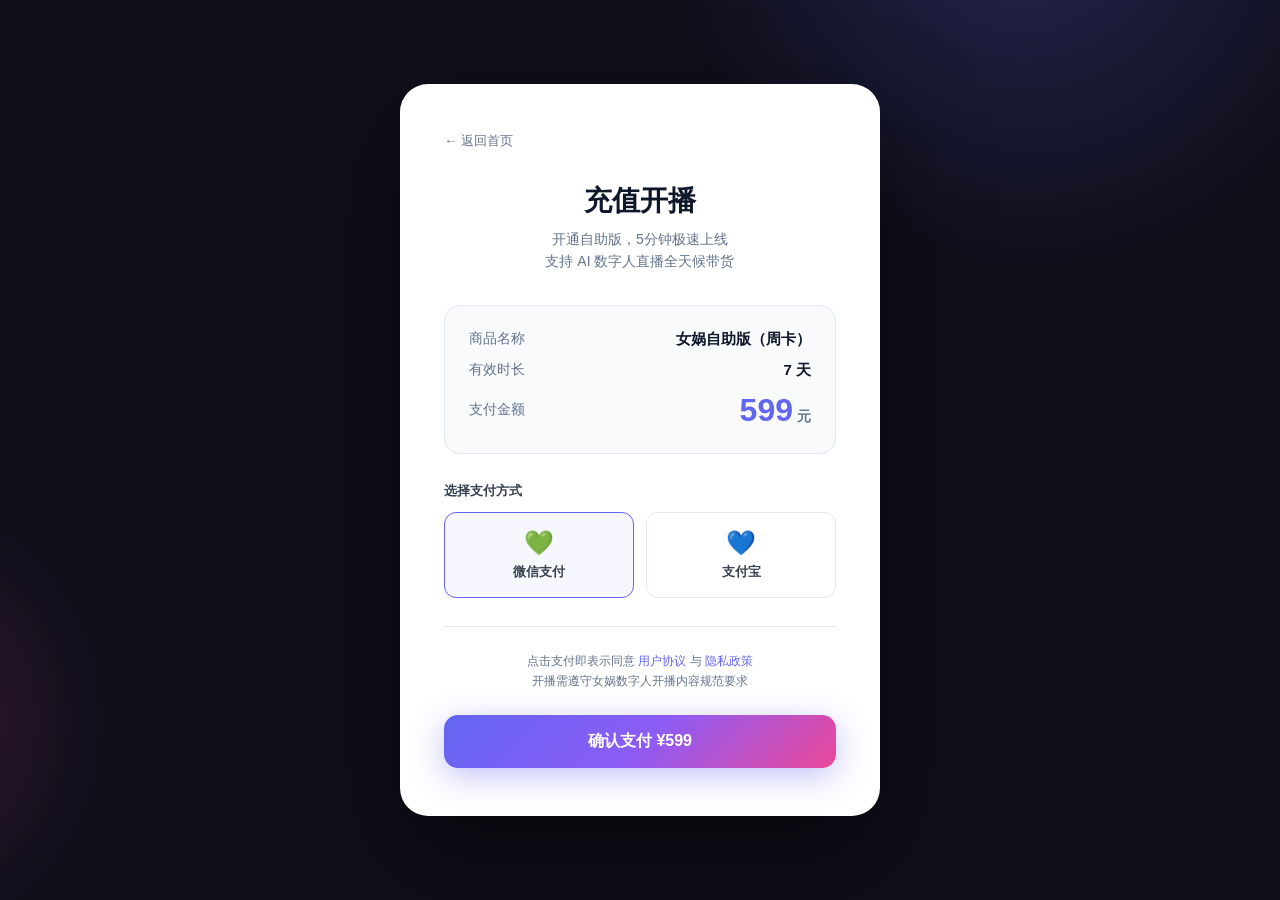
<file: cashier.html>
<!DOCTYPE html>
<html lang="zh-CN">
<head>
  <meta charset="UTF-8" />
  <meta name="viewport" content="width=device-width, initial-scale=1.0" />
  <title>充值开播 — 女娲数字人</title>
  <link rel="stylesheet" href="style.css" />
  <style>
    body { background: var(--dark); min-height: 100vh; display: flex; align-items: center; justify-content: center; padding: 40px 24px; position: relative; overflow: hidden; }

    body::before {
      content: '';
      position: fixed; inset: 0;
      background:
        radial-gradient(ellipse 600px 600px at 80% -10%, rgba(99,102,241,.25) 0%, transparent 60%),
        radial-gradient(ellipse 400px 400px at -10% 80%, rgba(236,72,153,.2) 0%, transparent 60%);
      pointer-events: none;
    }

    .cashier-container {
      background: #fff;
      border-radius: 28px;
      width: 100%;
      max-width: 480px;
      padding: 48px 44px;
      box-shadow: 0 40px 100px rgba(0,0,0,.5);
      position: relative;
      z-index: 1;
    }

    .cashier-back {
      font-size: 13px;
      color: var(--text-muted);
      cursor: pointer;
      display: flex;
      align-items: center;
      gap: 4px;
      margin-bottom: 32px;
      transition: color .2s;
      text-decoration: none;
    }
    .cashier-back:hover { color: var(--primary); }

    .cashier-header {
      text-align: center;
      margin-bottom: 32px;
    }
    .cashier-title {
      font-size: 28px;
      font-weight: 800;
      color: #0f172a;
      margin-bottom: 8px;
    }
    .cashier-sub {
      font-size: 14px;
      color: var(--text-muted);
      line-height: 1.6;
    }

    .cashier-product {
      background: var(--surface);
      border: 1.5px solid var(--border);
      border-radius: 16px;
      padding: 24px;
      margin-bottom: 28px;
    }
    .cp-row {
      display: flex;
      justify-content: space-between;
      align-items: center;
      margin-bottom: 12px;
    }
    .cp-row:last-child { margin-bottom: 0; }
    .cp-label { font-size: 14px; color: var(--text-muted); }
    .cp-value { font-size: 15px; font-weight: 600; color: #0f172a; }
    .cp-price {
      font-size: 32px;
      font-weight: 800;
      color: var(--primary);
    }
    .cp-price .unit {
      font-size: 14px;
      font-weight: 600;
      color: var(--text-muted);
      margin-left: 4px;
    }

    .cashier-divider {
      height: 1px;
      background: var(--border);
      margin: 24px 0;
    }

    .payment-methods {
      margin-bottom: 28px;
    }
    .pm-title {
      font-size: 13px;
      font-weight: 600;
      color: #374151;
      margin-bottom: 12px;
    }
    .pm-options {
      display: flex;
      gap: 12px;
    }
    .pm-option {
      flex: 1;
      padding: 16px;
      border: 1.5px solid var(--border);
      border-radius: 12px;
      text-align: center;
      cursor: pointer;
      transition: all .2s;
      background: #fff;
    }
    .pm-option:hover { border-color: var(--primary); }
    .pm-option.selected {
      border-color: var(--primary);
      background: rgba(99,102,241,.05);
    }
    .pm-icon {
      font-size: 24px;
      margin-bottom: 6px;
    }
    .pm-name {
      font-size: 13px;
      font-weight: 600;
      color: #374151;
    }

    .cashier-note {
      font-size: 12px;
      color: var(--text-muted);
      text-align: center;
      margin-bottom: 24px;
      line-height: 1.7;
    }
    .cashier-note a { color: var(--primary); }

    .btn-pay {
      width: 100%;
      padding: 16px;
      background: var(--gradient);
      color: #fff;
      font-size: 16px;
      font-weight: 700;
      border-radius: 14px;
      border: none;
      cursor: pointer;
      transition: all .2s;
      box-shadow: 0 8px 32px rgba(99,102,241,.4);
    }
    .btn-pay:hover { transform: translateY(-2px); box-shadow: 0 12px 40px rgba(99,102,241,.5); }
    .btn-pay:disabled { opacity: .6; cursor: not-allowed; transform: none; }

    /* 支付成功提示 */
    .pay-success {
      display: none;
      text-align: center;
      padding: 40px 20px;
      animation: fadeIn .3s;
    }
    .pay-success.show { display: block; }
    .pay-success-icon {
      font-size: 64px;
      margin-bottom: 20px;
    }
    .pay-success-title {
      font-size: 24px;
      font-weight: 800;
      color: #0f172a;
      margin-bottom: 12px;
    }
    .pay-success-desc {
      font-size: 14px;
      color: var(--text-muted);
      margin-bottom: 32px;
      line-height: 1.7;
    }
    .pay-success .btn-primary {
      padding: 14px 32px;
    }
  </style>
</head>
<body>
  <div class="cashier-container">
    <!-- 支付表单 -->
    <div id="payForm">
      <a href="index.html" class="cashier-back">← 返回首页</a>

      <div class="cashier-header">
        <h1 class="cashier-title">充值开播</h1>
        <p class="cashier-sub">开通自助版，5分钟极速上线<br/>支持 AI 数字人直播全天候带货</p>
      </div>

      <div class="cashier-product">
        <div class="cp-row">
          <span class="cp-label">商品名称</span>
          <span class="cp-value">女娲自助版（周卡）</span>
        </div>
        <div class="cp-row">
          <span class="cp-label">有效时长</span>
          <span class="cp-value">7 天</span>
        </div>
        <div class="cp-row">
          <span class="cp-label">支付金额</span>
          <span class="cp-price">599<span class="unit">元</span></span>
        </div>
      </div>

      <div class="payment-methods">
        <div class="pm-title">选择支付方式</div>
        <div class="pm-options">
          <div class="pm-option selected" onclick="selectPayment(this, 'wechat')">
            <div class="pm-icon">💚</div>
            <div class="pm-name">微信支付</div>
          </div>
          <div class="pm-option" onclick="selectPayment(this, 'alipay')">
            <div class="pm-icon">💙</div>
            <div class="pm-name">支付宝</div>
          </div>
        </div>
      </div>

      <div class="cashier-divider"></div>

      <p class="cashier-note">
        点击支付即表示同意 <a href="terms.html">用户协议</a> 与 <a href="privacy.html">隐私政策</a><br/>
        开播需遵守女娲数字人开播内容规范要求
      </p>

      <button class="btn-pay" id="payBtn" onclick="handlePay()">确认支付 ¥599</button>
    </div>

    <!-- 支付成功 -->
    <div class="pay-success" id="paySuccess">
      <div class="pay-success-icon">🎉</div>
      <h2 class="pay-success-title">支付成功！</h2>
      <p class="pay-success-desc">
        您已成功开通自助版<br/>
        可立即体验极速开播功能
      </p>
      <button class="btn-primary btn-lg" onclick="goConsole()">进入控制台</button>
    </div>
  </div>

  <script src="app.js"></script>
  <script>
    let paymentMethod = 'wechat';

    function selectPayment(el, method) {
      document.querySelectorAll('.pm-option').forEach(o => o.classList.remove('selected'));
      el.classList.add('selected');
      paymentMethod = method;
    }

    function handlePay() {
      const btn = document.getElementById('payBtn');
      btn.disabled = true;
      btn.innerHTML = '<span style="display:inline-block;width:16px;height:16px;border:2px solid rgba(255,255,255,.4);border-top-color:#fff;border-radius:50%;animation:spin .6s linear infinite;margin-right:8px;vertical-align:middle;"></span>支付中...';

      // 模拟支付成功
      setTimeout(() => {
        // 更新状态
        const state = JSON.parse(sessionStorage.getItem('nvwaState') || '{}');
        state.isLoggedIn = true;
        state.versionChosen = true;
        state.userVersion = 'self';
        state.spending = state.spending || 50;
        sessionStorage.setItem('nvwaState', JSON.stringify(state));

        // 显示成功
        document.getElementById('payForm').style.display = 'none';
        document.getElementById('paySuccess').classList.add('show');
      }, 2000);
    }

    function goConsole() {
      window.location.href = 'console.html';
    }

    // 添加spin动画
    const style = document.createElement('style');
    style.textContent = '@keyframes spin { to { transform: rotate(360deg); } }';
    document.head.appendChild(style);
  </script>
</body>
</html>
</file>
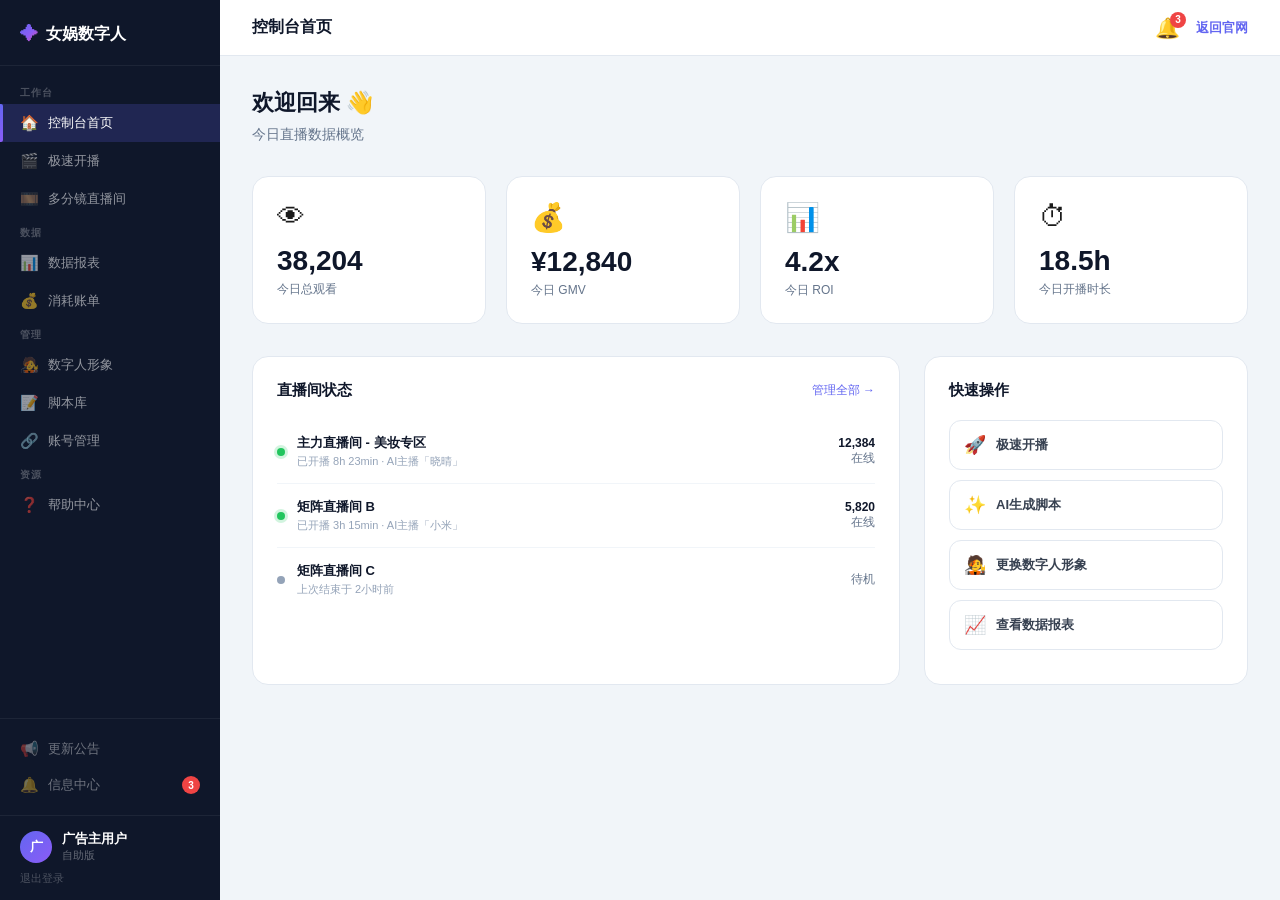
<file: console.html>
<!DOCTYPE html>
<html lang="zh-CN">
<head>
  <meta charset="UTF-8" />
  <meta name="viewport" content="width=device-width, initial-scale=1.0" />
  <title>控制台 — 女娲数字人</title>
  <link rel="stylesheet" href="style.css" />
  <style>
    * { box-sizing: border-box; margin: 0; padding: 0; }
    body { font-family: -apple-system, BlinkMacSystemFont, 'PingFang SC', sans-serif; background: #f1f5f9; min-height: 100vh; display: flex; }

    /* ===== SIDEBAR ===== */
    .sidebar {
      width: 220px;
      background: #0f172a;
      display: flex;
      flex-direction: column;
      flex-shrink: 0;
      height: 100vh;
      position: sticky;
      top: 0;
      overflow-y: auto;
    }

    .sb-logo { padding: 24px 20px 20px; display: flex; align-items: center; gap: 8px; font-weight: 800; font-size: 16px; color: #fff; border-bottom: 1px solid rgba(255,255,255,.06); }
    .sb-logo-icon { font-size: 18px; background: var(--gradient, linear-gradient(135deg,#6366f1,#8b5cf6,#ec4899)); -webkit-background-clip: text; -webkit-text-fill-color: transparent; background-clip: text; }

    .sb-menu { flex: 1; padding: 12px 0; }
    .sb-section { padding: 8px 20px 4px; font-size: 10px; font-weight: 700; color: rgba(255,255,255,.25); letter-spacing: .12em; text-transform: uppercase; }

    .sb-item {
      display: flex;
      align-items: center;
      gap: 10px;
      padding: 10px 20px;
      font-size: 13px;
      color: rgba(255,255,255,.55);
      cursor: pointer;
      transition: all .15s;
      border-radius: 0;
      position: relative;
      text-decoration: none;
    }
    .sb-item:hover { color: #fff; background: rgba(255,255,255,.05); }
    .sb-item.active { color: #fff; background: rgba(99,102,241,.2); }
    .sb-item.active::before { content: ''; position: absolute; left: 0; top: 0; bottom: 0; width: 3px; background: linear-gradient(180deg,#6366f1,#8b5cf6); border-radius: 0 2px 2px 0; }

    .sb-icon { width: 18px; text-align: center; font-size: 15px; flex-shrink: 0; }
    .sb-badge { margin-left: auto; background: #ef4444; color: #fff; font-size: 10px; font-weight: 700; min-width: 18px; height: 18px; border-radius: 9px; display: flex; align-items: center; justify-content: center; padding: 0 4px; }

    /* Bottom area */
    .sb-bottom {
      padding: 12px 0;
      border-top: 1px solid rgba(255,255,255,.06);
    }
    .sb-bottom-item {
      display: flex;
      align-items: center;
      gap: 10px;
      padding: 9px 20px;
      font-size: 13px;
      color: rgba(255,255,255,.4);
      cursor: pointer;
      transition: all .15s;
      text-decoration: none;
    }
    .sb-bottom-item:hover { color: rgba(255,255,255,.8); }

    .sb-user { display: flex; align-items: center; gap: 10px; padding: 14px 20px 8px; border-top: 1px solid rgba(255,255,255,.06); cursor: pointer; }
    .sb-avatar { width: 32px; height: 32px; border-radius: 50%; background: linear-gradient(135deg,#6366f1,#8b5cf6); display: flex; align-items: center; justify-content: center; font-weight: 700; font-size: 13px; color: #fff; flex-shrink: 0; }
    .sb-user-info { flex: 1; min-width: 0; }
    .sb-user-name { font-size: 13px; color: #fff; font-weight: 600; }
    .sb-user-plan { font-size: 11px; color: rgba(255,255,255,.35); }
    .sb-logout-btn { font-size: 11px; color: rgba(255,255,255,.25); cursor: pointer; background: none; border: none; padding: 0 20px 14px; width: 100%; text-align: left; transition: color .2s; }
    .sb-logout-btn:hover { color: rgba(255,255,255,.6); }

    /* ===== MAIN ===== */
    .main { flex: 1; min-width: 0; display: flex; flex-direction: column; }

    /* Top bar */
    .topbar {
      background: #fff;
      border-bottom: 1px solid #e2e8f0;
      padding: 0 32px;
      height: 56px;
      display: flex;
      align-items: center;
      justify-content: space-between;
      position: sticky;
      top: 0;
      z-index: 100;
    }
    .topbar-title { font-size: 16px; font-weight: 700; color: #0f172a; }
    .topbar-right { display: flex; align-items: center; gap: 16px; }
    .topbar-bell { position: relative; cursor: pointer; font-size: 20px; }
    .topbar-badge { position: absolute; top: -4px; right: -6px; background: #ef4444; color: #fff; font-size: 10px; font-weight: 700; min-width: 16px; height: 16px; border-radius: 8px; display: flex; align-items: center; justify-content: center; padding: 0 3px; }

    /* Content area */
    .content { flex: 1; padding: 32px; }

    /* Page switching */
    .page { display: none; }
    .page.active { display: block; animation: fadeIn .25s; }

    /* ===== DASHBOARD ===== */
    .dash-welcome { font-size: 22px; font-weight: 800; color: #0f172a; margin-bottom: 8px; }
    .dash-sub { font-size: 14px; color: #64748b; margin-bottom: 32px; }

    .dash-stats { display: grid; grid-template-columns: repeat(4, 1fr); gap: 20px; margin-bottom: 32px; }
    .dash-stat { background: #fff; border-radius: 16px; padding: 24px; border: 1px solid #e2e8f0; }
    .ds-icon { font-size: 28px; margin-bottom: 12px; }
    .ds-val { font-size: 28px; font-weight: 800; color: #0f172a; margin-bottom: 4px; }
    .ds-label { font-size: 12px; color: #64748b; }

    .dash-grid { display: grid; grid-template-columns: 2fr 1fr; gap: 24px; }

    /* Live status card */
    .live-status-card { background: #fff; border-radius: 16px; padding: 24px; border: 1px solid #e2e8f0; }
    .card-title { font-size: 15px; font-weight: 700; color: #0f172a; margin-bottom: 20px; display: flex; align-items: center; justify-content: space-between; }
    .card-title a { font-size: 12px; color: #6366f1; font-weight: 500; }

    .live-row { display: flex; align-items: center; gap: 12px; padding: 14px 0; border-bottom: 1px solid #f1f5f9; }
    .live-row:last-child { border-bottom: none; }
    .live-dot { width: 8px; height: 8px; border-radius: 50%; flex-shrink: 0; }
    .live-dot.on { background: #22c55e; box-shadow: 0 0 0 3px rgba(34,197,94,.2); animation: blink 1.5s infinite; }
    .live-dot.off { background: #94a3b8; }
    .live-info { flex: 1; }
    .live-name { font-size: 13px; font-weight: 600; color: #0f172a; }
    .live-meta { font-size: 11px; color: #94a3b8; margin-top: 2px; }
    .live-data { text-align: right; font-size: 12px; color: #64748b; }
    .live-viewers { font-weight: 700; color: #0f172a; }

    /* Quick actions */
    .quick-actions { background: #fff; border-radius: 16px; padding: 24px; border: 1px solid #e2e8f0; }
    .qa-btn { display: flex; align-items: center; gap: 10px; padding: 13px 14px; border: 1.5px solid #e2e8f0; border-radius: 12px; font-size: 13px; font-weight: 600; color: #374151; cursor: pointer; margin-bottom: 10px; background: #fff; width: 100%; transition: all .15s; }
    .qa-btn:hover { border-color: #6366f1; color: #6366f1; background: #f5f3ff; }
    .qa-icon { font-size: 18px; }

    /* ===== MESSAGES PAGE ===== */
    .messages-wrap { display: flex; gap: 0; background: #fff; border-radius: 16px; border: 1px solid #e2e8f0; overflow: hidden; min-height: 600px; }

    .msg-sidebar {
      width: 200px;
      border-right: 1px solid #e2e8f0;
      padding: 16px 0;
      flex-shrink: 0;
    }
    .msg-tab {
      display: flex;
      align-items: center;
      gap: 8px;
      padding: 11px 20px;
      font-size: 13px;
      font-weight: 500;
      color: #64748b;
      cursor: pointer;
      transition: all .15s;
    }
    .msg-tab:hover { color: #0f172a; background: #f8fafc; }
    .msg-tab.active { color: #6366f1; background: #f5f3ff; font-weight: 700; }
    .msg-tab-count { margin-left: auto; background: #ef4444; color: #fff; font-size: 10px; border-radius: 9px; min-width: 18px; height: 18px; display: flex; align-items: center; justify-content: center; padding: 0 4px; }

    .msg-main { flex: 1; display: flex; flex-direction: column; }
    .msg-topbar { padding: 16px 20px; border-bottom: 1px solid #e2e8f0; display: flex; align-items: center; justify-content: space-between; }
    .msg-topbar h3 { font-size: 15px; font-weight: 700; color: #0f172a; }
    .mark-all-btn { font-size: 12px; color: #6366f1; cursor: pointer; background: none; border: none; font-weight: 600; }
    .mark-all-btn:hover { text-decoration: underline; }

    .msg-list { flex: 1; overflow-y: auto; }

    .msg-item {
      display: flex;
      align-items: flex-start;
      gap: 14px;
      padding: 16px 20px;
      border-bottom: 1px solid #f1f5f9;
      cursor: pointer;
      transition: background .15s;
    }
    .msg-item:hover { background: #f8fafc; }
    .msg-item.unread { background: #fafbff; }
    .msg-item.read { opacity: .8; }

    .msg-icon-wrap { width: 40px; height: 40px; border-radius: 12px; display: flex; align-items: center; justify-content: center; font-size: 20px; flex-shrink: 0; }
    .msg-icon-wrap.live { background: #fef2f2; }
    .msg-icon-wrap.spend { background: #fff7ed; }
    .msg-icon-wrap.system { background: #f0fdf4; }
    .msg-icon-wrap.activity { background: #fdf4ff; }
    .msg-icon-wrap.upgrade { background: #eff6ff; }
    .msg-icon-wrap.evict { background: #fef2f2; }

    .msg-body { flex: 1; min-width: 0; }
    .msg-title { font-size: 14px; font-weight: 600; color: #0f172a; margin-bottom: 4px; display: flex; align-items: center; gap: 6px; }
    .msg-unread-dot { width: 6px; height: 6px; border-radius: 50%; background: #ef4444; flex-shrink: 0; }
    .msg-summary { font-size: 12px; color: #64748b; line-height: 1.6; overflow: hidden; display: -webkit-box; -webkit-line-clamp: 2; -webkit-box-orient: vertical; }
    .msg-time { font-size: 11px; color: #94a3b8; margin-top: 6px; }

    .msg-empty { flex: 1; display: flex; flex-direction: column; align-items: center; justify-content: center; color: #94a3b8; gap: 12px; padding: 60px; }
    .msg-empty-icon { font-size: 48px; }

    /* ===== EVICTED PAGE ===== */
    .evicted-wrap { max-width: 640px; margin: 0 auto; }
    .evicted-card { background: #fff; border-radius: 24px; padding: 48px 40px; border: 1px solid #e2e8f0; text-align: center; }
    .evicted-icon { font-size: 64px; margin-bottom: 20px; }
    .evicted-title { font-size: 24px; font-weight: 800; color: #0f172a; margin-bottom: 12px; }
    .evicted-sub { font-size: 15px; color: #64748b; line-height: 1.7; margin-bottom: 32px; }

    .evicted-counter { display: flex; align-items: center; justify-content: center; gap: 12px; margin-bottom: 36px; }
    .ec-label { font-size: 14px; color: #64748b; }
    .ec-dots { display: flex; gap: 6px; }
    .ec-dot { width: 28px; height: 28px; border-radius: 50%; background: #f1f5f9; border: 2px solid #e2e8f0; display: flex; align-items: center; justify-content: center; font-size: 12px; font-weight: 700; color: #94a3b8; }
    .ec-dot.used { background: #fef2f2; border-color: #ef4444; color: #ef4444; }

    /* Countdown */
    .evicted-countdown { display: flex; gap: 16px; justify-content: center; margin-bottom: 36px; }
    .cd-block { text-align: center; }
    .cd-num { font-size: 40px; font-weight: 900; color: #0f172a; background: #f8fafc; border: 1px solid #e2e8f0; border-radius: 12px; padding: 12px 20px; min-width: 80px; display: block; }
    .cd-label { font-size: 11px; color: #94a3b8; margin-top: 6px; }
    .cd-colon { font-size: 32px; font-weight: 900; color: #e2e8f0; padding-top: 12px; }

    /* Banned */
    .banned-card { background: #0f172a; border-radius: 24px; padding: 48px 40px; text-align: center; }
    .banned-title { font-size: 24px; font-weight: 800; color: #fff; margin-bottom: 12px; }
    .banned-sub { font-size: 14px; color: rgba(255,255,255,.5); line-height: 1.7; margin-bottom: 32px; }
    .banned-icon { font-size: 64px; margin-bottom: 20px; }
    .btn-appeal { padding: 14px 40px; background: linear-gradient(135deg,#6366f1,#8b5cf6); color: #fff; border: none; border-radius: 12px; font-size: 16px; font-weight: 700; cursor: pointer; transition: all .2s; }
    .btn-appeal:hover { opacity: .9; transform: translateY(-2px); }

    /* Evicted toggle */
    .evicted-toggle { display: flex; gap: 12px; justify-content: center; margin-bottom: 24px; }
    .toggle-btn { padding: 8px 20px; border: 2px solid #e2e8f0; border-radius: 8px; font-size: 13px; font-weight: 600; cursor: pointer; background: #fff; color: #64748b; transition: all .2s; }
    .toggle-btn.active { border-color: #6366f1; color: #6366f1; background: #f5f3ff; }

    /* Help center */
    .help-list { display: flex; flex-direction: column; gap: 12px; }
    .help-item { background: #fff; border: 1px solid #e2e8f0; border-radius: 14px; padding: 20px 24px; display: flex; align-items: center; gap: 16px; cursor: pointer; transition: all .2s; }
    .help-item:hover { border-color: #6366f1; box-shadow: 0 4px 16px rgba(99,102,241,.08); }
    .hi-icon { font-size: 28px; }
    .hi-title { font-size: 14px; font-weight: 700; color: #0f172a; margin-bottom: 4px; }
    .hi-desc { font-size: 12px; color: #64748b; }
    .hi-arrow { margin-left: auto; color: #94a3b8; font-size: 18px; }

    @keyframes fadeIn { from { opacity: 0; } to { opacity: 1; } }
    @keyframes blink { 0%,100% { opacity: 1; } 50% { opacity: .3; } }
  </style>
</head>
<body>

<!-- ===== SIDEBAR ===== -->
<nav class="sidebar">
  <div class="sb-logo">
    <span class="sb-logo-icon">✦</span>
    <span>女娲数字人</span>
  </div>

  <div class="sb-menu">
    <div class="sb-section">工作台</div>
    <a class="sb-item active" onclick="showPage('dashboard', this)">
      <span class="sb-icon">🏠</span> 控制台首页
    </a>
    <a class="sb-item" onclick="showPage('live', this)">
      <span class="sb-icon">🎬</span> 极速开播
    </a>
    <a class="sb-item" onclick="showPage('live', this)">
      <span class="sb-icon">🎞️</span> 多分镜直播间
    </a>

    <div class="sb-section">数据</div>
    <a class="sb-item" onclick="showPage('data', this)">
      <span class="sb-icon">📊</span> 数据报表
    </a>
    <a class="sb-item" onclick="showPage('data', this)">
      <span class="sb-icon">💰</span> 消耗账单
    </a>

    <div class="sb-section">管理</div>
    <a class="sb-item" onclick="showPage('avatar', this)">
      <span class="sb-icon">🧑‍🎤</span> 数字人形象
    </a>
    <a class="sb-item" onclick="showPage('script', this)">
      <span class="sb-icon">📝</span> 脚本库
    </a>
    <a class="sb-item" onclick="showPage('account', this)">
      <span class="sb-icon">🔗</span> 账号管理
    </a>

    <div class="sb-section">资源</div>
    <a class="sb-item" onclick="showPage('help', this)">
      <span class="sb-icon">❓</span> 帮助中心
    </a>
  </div>

  <!-- Bottom items -->
  <div class="sb-bottom">
    <a class="sb-bottom-item" onclick="showPage('announce', this)">
      <span class="sb-icon">📢</span> 更新公告
    </a>
    <a class="sb-bottom-item" onclick="showPage('messages', this)">
      <span class="sb-icon">🔔</span> 信息中心
      <span class="sb-badge" id="sbBadge">3</span>
    </a>
  </div>

  <!-- User area -->
  <div class="sb-user">
    <div class="sb-avatar">广</div>
    <div class="sb-user-info">
      <div class="sb-user-name">广告主用户</div>
      <div class="sb-user-plan" id="userPlanLabel">自助版</div>
    </div>
  </div>
  <button class="sb-logout-btn" onclick="doLogout()">退出登录</button>
</nav>

<!-- ===== MAIN ===== -->
<div class="main">
  <!-- Topbar -->
  <div class="topbar">
    <div class="topbar-title" id="topbarTitle">控制台首页</div>
    <div class="topbar-right">
      <div class="topbar-bell" onclick="showPage('messages')">
        🔔
        <span class="topbar-badge" id="topBadge">3</span>
      </div>
      <a href="index.html" style="font-size:13px;color:#6366f1;font-weight:600;">返回官网</a>
    </div>
  </div>

  <!-- Content -->
  <div class="content">

    <!-- ===== 控制台首页 ===== -->
    <div class="page active" id="page-dashboard">
      <div class="dash-welcome">欢迎回来 👋</div>
      <p class="dash-sub">今日直播数据概览</p>

      <div class="dash-stats">
        <div class="dash-stat">
          <div class="ds-icon">👁</div>
          <div class="ds-val">38,204</div>
          <div class="ds-label">今日总观看</div>
        </div>
        <div class="dash-stat">
          <div class="ds-icon">💰</div>
          <div class="ds-val">¥12,840</div>
          <div class="ds-label">今日 GMV</div>
        </div>
        <div class="dash-stat">
          <div class="ds-icon">📊</div>
          <div class="ds-val">4.2x</div>
          <div class="ds-label">今日 ROI</div>
        </div>
        <div class="dash-stat">
          <div class="ds-icon">⏱</div>
          <div class="ds-val">18.5h</div>
          <div class="ds-label">今日开播时长</div>
        </div>
      </div>

      <div class="dash-grid">
        <div class="live-status-card">
          <div class="card-title">
            直播间状态
            <a href="#" onclick="showPage('live', null)">管理全部 →</a>
          </div>

          <div class="live-row">
            <div class="live-dot on"></div>
            <div class="live-info">
              <div class="live-name">主力直播间 - 美妆专区</div>
              <div class="live-meta">已开播 8h 23min · AI主播「晓晴」</div>
            </div>
            <div class="live-data">
              <div class="live-viewers">12,384</div>
              <div>在线</div>
            </div>
          </div>

          <div class="live-row">
            <div class="live-dot on"></div>
            <div class="live-info">
              <div class="live-name">矩阵直播间 B</div>
              <div class="live-meta">已开播 3h 15min · AI主播「小米」</div>
            </div>
            <div class="live-data">
              <div class="live-viewers">5,820</div>
              <div>在线</div>
            </div>
          </div>

          <div class="live-row">
            <div class="live-dot off"></div>
            <div class="live-info">
              <div class="live-name">矩阵直播间 C</div>
              <div class="live-meta">上次结束于 2小时前</div>
            </div>
            <div class="live-data">
              <div>待机</div>
            </div>
          </div>
        </div>

        <div class="quick-actions">
          <div class="card-title">快速操作</div>
          <button class="qa-btn" onclick="showPage('live', null)">
            <span class="qa-icon">🚀</span> 极速开播
          </button>
          <button class="qa-btn" onclick="showPage('script', null)">
            <span class="qa-icon">✨</span> AI生成脚本
          </button>
          <button class="qa-btn" onclick="showPage('avatar', null)">
            <span class="qa-icon">🧑‍🎤</span> 更换数字人形象
          </button>
          <button class="qa-btn" onclick="showPage('data', null)">
            <span class="qa-icon">📈</span> 查看数据报表
          </button>
        </div>
      </div>
    </div>

    <!-- ===== 消息中心 ===== -->
    <div class="page" id="page-messages">
      <div class="messages-wrap">
        <!-- 左侧 Tab -->
        <div class="msg-sidebar">
          <div class="msg-tab active" onclick="filterMsg('all', this)">
            <span>📬</span> 全部
            <span class="msg-tab-count">3</span>
          </div>
          <div class="msg-tab" onclick="filterMsg('live', this)">
            <span>🔴</span> 开播通知
            <span class="msg-tab-count">1</span>
          </div>
          <div class="msg-tab" onclick="filterMsg('system', this)">
            <span>📢</span> 系统公告
            <span class="msg-tab-count">1</span>
          </div>
          <div class="msg-tab" onclick="filterMsg('activity', this)">
            <span>🎉</span> 活动推送
            <span class="msg-tab-count">1</span>
          </div>
        </div>

        <!-- 右侧消息列表 -->
        <div class="msg-main">
          <div class="msg-topbar">
            <h3 id="msgTabTitle">全部消息</h3>
            <button class="mark-all-btn" onclick="markAllRead()">全部标为已读</button>
          </div>
          <div class="msg-list" id="msgList">
            <!-- 由 JS 渲染 -->
          </div>
        </div>
      </div>
    </div>

    <!-- ===== 被清退页面 ===== -->
    <div class="page" id="page-evicted">
      <div class="evicted-toggle">
        <button class="toggle-btn active" onclick="showEvictedState('normal', this)">普通清退（倒计时）</button>
        <button class="toggle-btn" onclick="showEvictedState('banned', this)">永久封禁（6次后）</button>
      </div>

      <!-- 普通清退 -->
      <div id="evictedNormal" class="evicted-wrap">
        <div class="evicted-card">
          <div class="evicted-icon">⚠️</div>
          <h2 class="evicted-title">账号已被暂时清退</h2>
          <p class="evicted-sub">
            您的高级版账号近7日日均消耗低于 300 元，<br />
            已触发清退机制，账号功能暂时受限。<br />
            倒计时结束后将<strong>自动解除限制</strong>。
          </p>

          <!-- 清退次数 -->
          <div class="evicted-counter">
            <span class="ec-label">累计清退次数：</span>
            <div class="ec-dots">
              <div class="ec-dot used">1</div>
              <div class="ec-dot used">2</div>
              <div class="ec-dot used">3</div>
              <div class="ec-dot">4</div>
              <div class="ec-dot">5</div>
              <div class="ec-dot">6</div>
            </div>
          </div>

          <p style="font-size:13px;color:#94a3b8;margin-bottom:20px;">距离解除限制还剩：</p>

          <!-- 倒计时 -->
          <div class="evicted-countdown">
            <div class="cd-block">
              <span class="cd-num" id="cdDays">02</span>
              <div class="cd-label">天</div>
            </div>
            <div class="cd-colon">:</div>
            <div class="cd-block">
              <span class="cd-num" id="cdHours">14</span>
              <div class="cd-label">小时</div>
            </div>
            <div class="cd-colon">:</div>
            <div class="cd-block">
              <span class="cd-num" id="cdMins">32</span>
              <div class="cd-label">分钟</div>
            </div>
          </div>

          <p style="font-size:13px;color:#64748b;line-height:1.8">
            解除限制后，请保持日均消耗 ≥ 300 元<br />
            以维持高级版账号资格
          </p>
        </div>
      </div>

      <!-- 永久封禁 -->
      <div id="evictedBanned" class="evicted-wrap" style="display:none">
        <div class="banned-card">
          <div class="banned-icon">🚫</div>
          <h2 class="banned-title">账号已永久封禁</h2>
          <p class="banned-sub">
            您已累计触发 6 次清退机制，<br />
            账号已被永久封禁，无法自动解除。<br />
            如有异议，请联系客服申诉。
          </p>
          <button class="btn-appeal" onclick="alert('已为您连接客服，请稍候...')">联系客服申诉</button>
        </div>
      </div>
    </div>

    <!-- ===== 帮助中心 ===== -->
    <div class="page" id="page-help">
      <h2 style="font-size:20px;font-weight:800;color:#0f172a;margin-bottom:24px">帮助中心</h2>
      <div class="help-list">
        <div class="help-item">
          <div class="hi-icon">📖</div>
          <div>
            <div class="hi-title">使用指南</div>
            <div class="hi-desc">快速上手女娲数字人，图文教程</div>
          </div>
          <div class="hi-arrow">›</div>
        </div>
        <div class="help-item">
          <div class="hi-icon">🎬</div>
          <div>
            <div class="hi-title">视频教程</div>
            <div class="hi-desc">极速开播、脚本配置等操作视频</div>
          </div>
          <div class="hi-arrow">›</div>
        </div>
        <div class="help-item">
          <div class="hi-icon">❓</div>
          <div>
            <div class="hi-title">常见问题 FAQ</div>
            <div class="hi-desc">账号、充值、开播等常见疑问解答</div>
          </div>
          <div class="hi-arrow">›</div>
        </div>
        <div class="help-item">
          <div class="hi-icon">📋</div>
          <div>
            <div class="hi-title">平台规则</div>
            <div class="hi-desc">了解高级版资格维持、清退规则等</div>
          </div>
          <div class="hi-arrow">›</div>
        </div>
        <div class="help-item">
          <div class="hi-icon">💬</div>
          <div>
            <div class="hi-title">联系客服</div>
            <div class="hi-desc">工作日 09:00-21:00 在线支持</div>
          </div>
          <div class="hi-arrow">›</div>
        </div>
      </div>
    </div>

    <!-- ===== 更新公告 ===== -->
    <div class="page" id="page-announce">
      <h2 style="font-size:20px;font-weight:800;color:#0f172a;margin-bottom:24px">更新公告</h2>
      <div style="display:flex;flex-direction:column;gap:16px;">
        <div style="background:#fff;border:1px solid #e2e8f0;border-radius:14px;padding:24px">
          <div style="font-size:11px;color:#94a3b8;margin-bottom:8px">2025-01-15</div>
          <h4 style="font-size:15px;font-weight:700;color:#0f172a;margin-bottom:8px">🚀 自助版正式上线！</h4>
          <p style="font-size:13px;color:#64748b;line-height:1.7">新增自助版（599元/周），中小商家无需门槛即可体验AI数字人直播，支持极速开播、AI脚本生成等核心功能。</p>
        </div>
        <div style="background:#fff;border:1px solid #e2e8f0;border-radius:14px;padding:24px">
          <div style="font-size:11px;color:#94a3b8;margin-bottom:8px">2025-01-10</div>
          <h4 style="font-size:15px;font-weight:700;color:#0f172a;margin-bottom:8px">✨ AI脚本生成2.0升级</h4>
          <p style="font-size:13px;color:#64748b;line-height:1.7">全面升级AI脚本引擎，基于更多高转化直播数据训练，脚本质量显著提升，支持更多品类商品。</p>
        </div>
        <div style="background:#fff;border:1px solid #e2e8f0;border-radius:14px;padding:24px">
          <div style="font-size:11px;color:#94a3b8;margin-bottom:8px">2025-01-05</div>
          <h4 style="font-size:15px;font-weight:700;color:#0f172a;margin-bottom:8px">🧑‍🎤 新增50款数字人形象</h4>
          <p style="font-size:13px;color:#64748b;line-height:1.7">形象库新增50款高表现力数字人形象，覆盖更多行业场景，支持自定义服装、动作风格。</p>
        </div>
      </div>
    </div>

    <!-- ===== 其他页面占位 ===== -->
    <div class="page" id="page-live">
      <h2 style="font-size:20px;font-weight:800;color:#0f172a;margin-bottom:8px">极速开播</h2>
      <p style="font-size:14px;color:#64748b;margin-bottom:32px">本期仅展示导航结构，功能深改下期落地</p>
      <div style="background:#fff;border-radius:16px;border:1px solid #e2e8f0;padding:48px;text-align:center;color:#94a3b8">
        <div style="font-size:48px;margin-bottom:16px">🎬</div>
        <p>极速开播功能页（下期实现）</p>
      </div>
    </div>

    <div class="page" id="page-data">
      <h2 style="font-size:20px;font-weight:800;color:#0f172a;margin-bottom:8px">数据报表</h2>
      <p style="font-size:14px;color:#64748b;margin-bottom:32px">本期仅展示导航结构，功能深改下期落地</p>
      <div style="background:#fff;border-radius:16px;border:1px solid #e2e8f0;padding:48px;text-align:center;color:#94a3b8">
        <div style="font-size:48px;margin-bottom:16px">📊</div>
        <p>数据报表功能页（下期实现）</p>
      </div>
    </div>

    <div class="page" id="page-avatar">
      <h2 style="font-size:20px;font-weight:800;color:#0f172a;margin-bottom:8px">数字人形象</h2>
      <div style="background:#fff;border-radius:16px;border:1px solid #e2e8f0;padding:48px;text-align:center;color:#94a3b8">
        <div style="font-size:48px;margin-bottom:16px">🧑‍🎤</div>
        <p>形象管理页（下期实现）</p>
      </div>
    </div>

    <div class="page" id="page-script">
      <h2 style="font-size:20px;font-weight:800;color:#0f172a;margin-bottom:8px">脚本库</h2>
      <div style="background:#fff;border-radius:16px;border:1px solid #e2e8f0;padding:48px;text-align:center;color:#94a3b8">
        <div style="font-size:48px;margin-bottom:16px">📝</div>
        <p>脚本管理页（下期实现）</p>
      </div>
    </div>

    <div class="page" id="page-account">
      <h2 style="font-size:20px;font-weight:800;color:#0f172a;margin-bottom:8px">账号管理</h2>
      <div style="background:#fff;border-radius:16px;border:1px solid #e2e8f0;padding:48px;text-align:center;color:#94a3b8">
        <div style="font-size:48px;margin-bottom:16px">🔗</div>
        <p>账号绑定管理页（下期实现）</p>
      </div>
    </div>

  </div>
</div>

<script src="app.js"></script>
<script>
  // ===== 页面切换 =====
  const PAGE_TITLES = {
    dashboard: '控制台首页',
    messages: '信息中心',
    evicted: '账号状态',
    help: '帮助中心',
    announce: '更新公告',
    live: '极速开播',
    data: '数据报表',
    avatar: '数字人形象',
    script: '脚本库',
    account: '账号管理'
  };

  function showPage(name, clickedEl) {
    document.querySelectorAll('.page').forEach(p => p.classList.remove('active'));
    document.querySelectorAll('.sb-item, .sb-bottom-item').forEach(i => i.classList.remove('active'));

    const page = document.getElementById('page-' + name);
    if (page) page.classList.add('active');
    if (clickedEl) clickedEl.classList.add('active');

    const titleEl = document.getElementById('topbarTitle');
    if (titleEl) titleEl.textContent = PAGE_TITLES[name] || name;

    // 渲染消息列表
    if (name === 'messages') renderMsgList('all');

    // 被清退倒计时
    if (name === 'evicted') startEvictedCountdown();
  }

  // ===== 初始化 =====
  document.addEventListener('DOMContentLoaded', () => {
    loadState();

    // 从 hash 判断跳转
    const hash = window.location.hash;
    if (hash === '#messages') showPage('messages');
    if (hash === '#evicted') showPage('evicted');

    // 版本显示
    const planLabel = document.getElementById('userPlanLabel');
    if (planLabel) {
      planLabel.textContent = STATE.userVersion === 'pro' ? '高级版' : '自助版';
    }

    // badge 同步
    updateBadge(STATE.unreadCount);
  });

  function updateBadge(count) {
    ['sbBadge', 'topBadge'].forEach(id => {
      const el = document.getElementById(id);
      if (!el) return;
      el.textContent = count > 99 ? '99+' : count;
      el.style.display = count > 0 ? 'flex' : 'none';
    });
  }

  // ===== 消息数据 =====
  const MESSAGES = [
    { id: 1, type: 'live', icon: '🔴', iconClass: 'live', title: '直播间「主力直播间」已开播', summary: '您的直播间已成功开播，当前在线观众 12,384 人，请注意保持稳定运营。', time: '10分钟前', unread: true },
    { id: 2, type: 'system', icon: '📢', iconClass: 'system', title: '系统维护公告', summary: '平台将于 2025-01-20 02:00-04:00 进行例行维护，维护期间直播间将暂停，请提前做好安排。', time: '2小时前', unread: true },
    { id: 3, type: 'activity', icon: '🎉', iconClass: 'activity', title: '限时优惠：自助版8折优惠！', summary: '即日起至2025-01-31，自助版充值享8折优惠，399元/周即可开播，机不可失！', time: '昨天', unread: true },
    { id: 4, type: 'live', icon: '⚠️', iconClass: 'live', title: '直播间「矩阵B」异常中断', summary: '您的直播间因网络波动发生异常中断，已自动尝试重启，当前状态正常。', time: '2天前', unread: false },
    { id: 5, type: 'system', icon: '🚀', iconClass: 'system', title: '新功能上线：AI智能互动2.0', summary: 'AI智能互动功能已全面升级，弹幕回复更精准，支持商品问询自动应答，立即体验！', time: '3天前', unread: false },
  ];

  let currentMsgFilter = 'all';

  function renderMsgList(filter) {
    currentMsgFilter = filter;
    const container = document.getElementById('msgList');
    if (!container) return;

    const filtered = filter === 'all' ? MESSAGES : MESSAGES.filter(m => m.type === filter);

    if (filtered.length === 0) {
      container.innerHTML = `
        <div class="msg-empty">
          <div class="msg-empty-icon">📭</div>
          <p>暂无消息</p>
        </div>`;
      return;
    }

    container.innerHTML = filtered.map(m => `
      <div class="msg-item ${m.unread ? 'unread' : 'read'}" onclick="readMsg(${m.id})" id="msg-${m.id}">
        <div class="msg-icon-wrap ${m.iconClass}">${m.icon}</div>
        <div class="msg-body">
          <div class="msg-title">
            ${m.unread ? '<span class="msg-unread-dot"></span>' : ''}
            ${m.title}
          </div>
          <div class="msg-summary">${m.summary}</div>
          <div class="msg-time">${m.time}</div>
        </div>
      </div>`
    ).join('');
  }

  function filterMsg(type, el) {
    document.querySelectorAll('.msg-tab').forEach(t => t.classList.remove('active'));
    el.classList.add('active');
    const titles = { all: '全部消息', live: '开播通知', system: '系统公告', activity: '活动推送' };
    const titleEl = document.getElementById('msgTabTitle');
    if (titleEl) titleEl.textContent = titles[type] || '消息';
    renderMsgList(type);
  }

  function readMsg(id) {
    const msg = MESSAGES.find(m => m.id === id);
    if (!msg || !msg.unread) return;
    msg.unread = false;
    renderMsgList(currentMsgFilter);

    const unread = MESSAGES.filter(m => m.unread).length;
    STATE.unreadCount = unread;
    saveState();
    updateBadge(unread);
  }

  function markAllRead() {
    MESSAGES.forEach(m => m.unread = false);
    renderMsgList(currentMsgFilter);
    STATE.unreadCount = 0;
    saveState();
    updateBadge(0);
  }

  // ===== 被清退页面 =====
  function showEvictedState(state, btn) {
    document.querySelectorAll('.toggle-btn').forEach(b => b.classList.remove('active'));
    btn.classList.add('active');
    document.getElementById('evictedNormal').style.display = state === 'normal' ? 'block' : 'none';
    document.getElementById('evictedBanned').style.display = state === 'banned' ? 'block' : 'none';
    if (state === 'normal') startEvictedCountdown();
  }

  let evictTimer = null;
  function startEvictedCountdown() {
    if (evictTimer) clearInterval(evictTimer);
    let total = 2 * 24 * 60 * 60 + 14 * 3600 + 32 * 60; // 演示用初始值

    function update() {
      const d = Math.floor(total / 86400);
      const h = Math.floor((total % 86400) / 3600);
      const m = Math.floor((total % 3600) / 60);
      const pad = n => String(n).padStart(2, '0');
      const dEl = document.getElementById('cdDays');
      const hEl = document.getElementById('cdHours');
      const mEl = document.getElementById('cdMins');
      if (dEl) dEl.textContent = pad(d);
      if (hEl) hEl.textContent = pad(h);
      if (mEl) mEl.textContent = pad(m);
      if (total <= 0) clearInterval(evictTimer);
      total--;
    }
    update();
    evictTimer = setInterval(update, 1000);
  }

  // ===== 退出 =====
  function doLogout() {
    logout();
  }
</script>
</body>
</html>
</file>
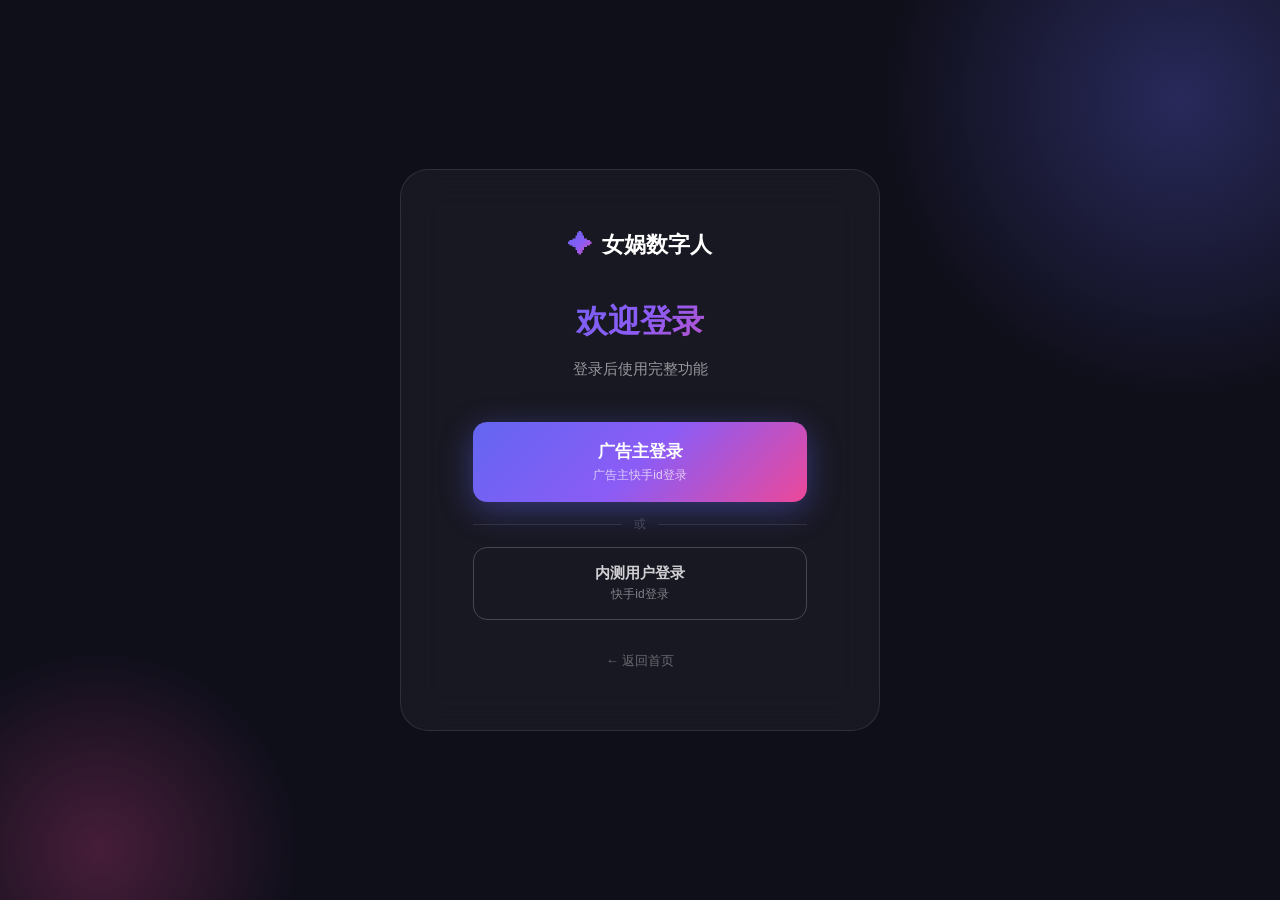
<file: login-entry.html>
<!DOCTYPE html>
<html lang="zh-CN">
<head>
  <meta charset="UTF-8" />
  <meta name="viewport" content="width=device-width, initial-scale=1.0" />
  <title>登录 — 女娲数字人</title>
  <link rel="stylesheet" href="style.css" />
  <style>
    body { background: var(--dark); min-height: 100vh; display: flex; flex-direction: column; }

    .entry-wrap {
      flex: 1;
      display: flex;
      align-items: center;
      justify-content: center;
      padding: 40px 24px;
      position: relative;
      overflow: hidden;
    }
    .entry-wrap::before {
      content: '';
      position: absolute;
      width: 600px; height: 600px;
      background: radial-gradient(#6366f1, transparent 70%);
      top: -200px; right: -200px;
      opacity: .3;
      pointer-events: none;
    }
    .entry-wrap::after {
      content: '';
      position: absolute;
      width: 400px; height: 400px;
      background: radial-gradient(#ec4899, transparent 70%);
      bottom: -150px; left: -100px;
      opacity: .25;
      pointer-events: none;
    }

    .entry-card {
      background: rgba(255,255,255,.04);
      border: 1px solid rgba(255,255,255,.1);
      border-radius: 28px;
      padding: 60px 72px;
      max-width: 480px;
      width: 100%;
      text-align: center;
      backdrop-filter: blur(20px);
      position: relative;
      z-index: 1;
    }

    .entry-logo {
      display: flex; align-items: center; justify-content: center;
      gap: 10px; font-weight: 800; font-size: 22px; color: #fff;
      margin-bottom: 40px;
    }
    .entry-logo .logo-icon { font-size: 24px; background: var(--gradient); -webkit-background-clip: text; -webkit-text-fill-color: transparent; background-clip: text; }

    .entry-welcome {
      font-size: 32px; font-weight: 800; color: #fff;
      margin-bottom: 12px;
      background: var(--gradient);
      -webkit-background-clip: text;
      -webkit-text-fill-color: transparent;
      background-clip: text;
    }

    .entry-hint {
      font-size: 15px;
      color: rgba(255,255,255,.55);
      margin-bottom: 40px;
      line-height: 1.7;
    }

    /* 主入口按钮（广告主） */
    .btn-entry-primary {
      display: flex;
      flex-direction: column;
      align-items: center;
      justify-content: center;
      width: 100%;
      padding: 18px 20px;
      background: var(--gradient);
      color: #fff;
      font-size: 17px;
      font-weight: 700;
      border-radius: 14px;
      border: none;
      cursor: pointer;
      transition: all .25s;
      box-shadow: 0 8px 32px rgba(99,102,241,.4);
      margin-bottom: 14px;
      text-decoration: none;
    }
    .btn-entry-primary:hover { transform: translateY(-3px); box-shadow: 0 16px 40px rgba(99,102,241,.5); }
    .btn-entry-primary .btn-sub {
      font-size: 12px;
      font-weight: 500;
      color: rgba(255,255,255,.7);
      margin-top: 4px;
    }

    /* 分隔线 */
    .entry-divider {
      display: flex;
      align-items: center;
      gap: 12px;
      margin-bottom: 14px;
      color: rgba(255,255,255,.2);
      font-size: 12px;
    }
    .entry-divider::before,
    .entry-divider::after {
      content: '';
      flex: 1;
      height: 1px;
      background: rgba(255,255,255,.1);
    }

    /* 次入口按钮（内测用户） */
    .btn-entry-secondary {
      display: flex;
      flex-direction: column;
      align-items: center;
      justify-content: center;
      width: 100%;
      padding: 16px 20px;
      background: transparent;
      color: rgba(255,255,255,.8);
      font-size: 15px;
      font-weight: 600;
      border-radius: 14px;
      border: 1.5px solid rgba(255,255,255,.2);
      cursor: pointer;
      transition: all .25s;
      margin-bottom: 24px;
      text-decoration: none;
    }
    .btn-entry-secondary:hover {
      border-color: rgba(255,255,255,.4);
      color: #fff;
      background: rgba(255,255,255,.06);
    }
    .btn-entry-secondary .btn-sub {
      font-size: 12px;
      font-weight: 500;
      color: rgba(255,255,255,.45);
      margin-top: 3px;
    }

    .entry-back {
      display: inline-block;
      color: rgba(255,255,255,.35);
      font-size: 13px;
      cursor: pointer;
      transition: color .2s;
      margin-top: 8px;
      text-decoration: none;
    }
    .entry-back:hover { color: rgba(255,255,255,.7); }
  </style>
</head>
<body>
  <div class="entry-wrap">
    <div class="entry-card">
      <div class="entry-logo">
        <span class="logo-icon">✦</span>
        <span>女娲数字人</span>
      </div>

      <h1 class="entry-welcome">欢迎登录</h1>
      <p class="entry-hint">登录后使用完整功能</p>

      <a href="login.html" class="btn-entry-primary">
        <span class="btn-main">广告主登录</span>
        <span class="btn-sub">广告主快手id登录</span>
      </a>

      <div class="entry-divider">或</div>

      <a href="login.html?mode=user" class="btn-entry-secondary">
        <span class="btn-main">内测用户登录</span>
        <span class="btn-sub">快手id登录</span>
      </a>

      <a href="index.html" class="entry-back">← 返回首页</a>
    </div>
  </div>
</body>
</html>
</file>
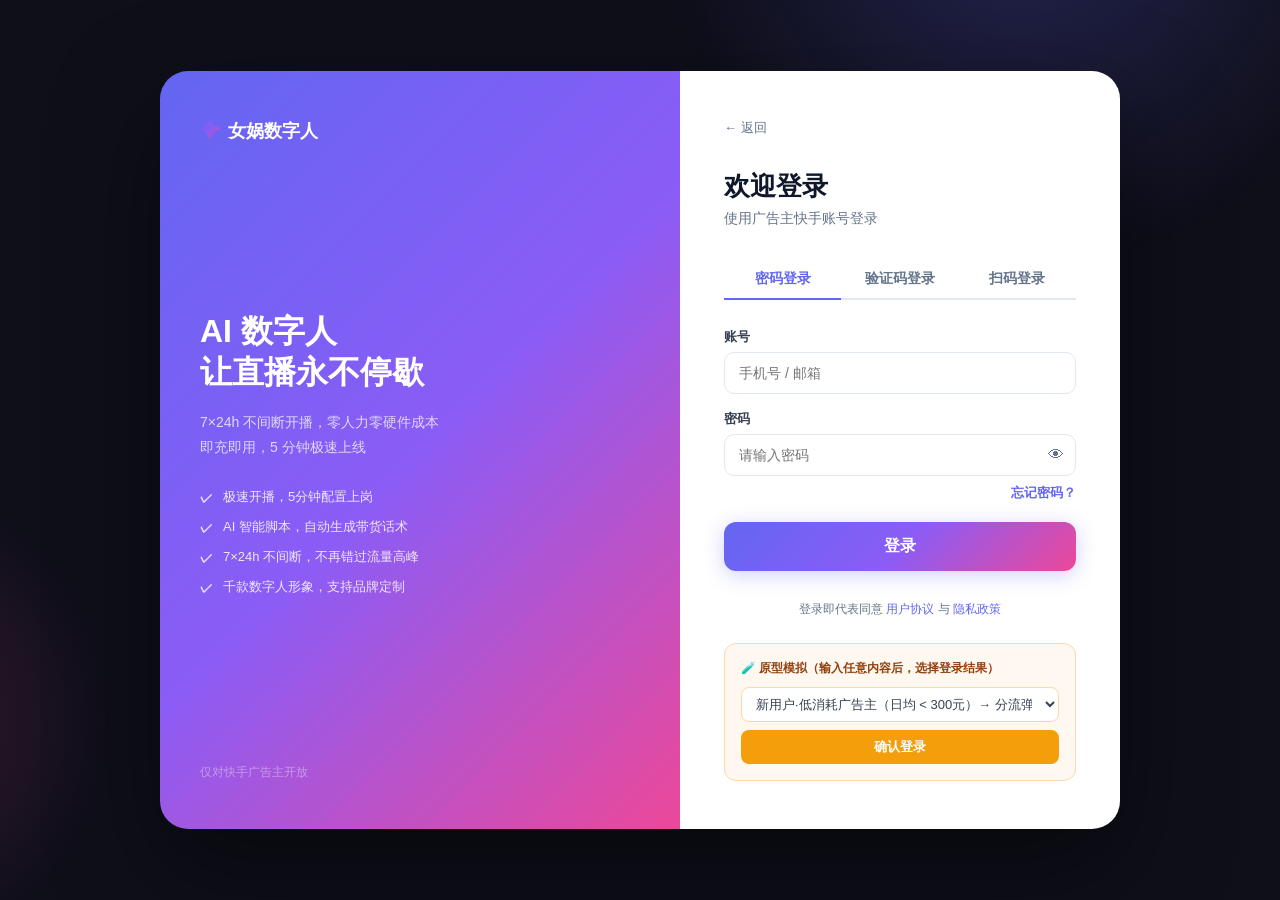
<file: login.html>
<!DOCTYPE html>
<html lang="zh-CN">
<head>
  <meta charset="UTF-8" />
  <meta name="viewport" content="width=device-width, initial-scale=1.0" />
  <title>广告主登录 — 女娲数字人</title>
  <link rel="stylesheet" href="style.css" />
  <style>
    body { background: var(--dark); min-height: 100vh; display: flex; align-items: center; justify-content: center; padding: 40px 24px; position: relative; overflow: hidden; }

    body::before {
      content: '';
      position: fixed; inset: 0;
      background:
        radial-gradient(ellipse 600px 600px at 80% -10%, rgba(99,102,241,.25) 0%, transparent 60%),
        radial-gradient(ellipse 400px 400px at -10% 80%, rgba(236,72,153,.2) 0%, transparent 60%);
      pointer-events: none;
    }

    .login-container {
      display: flex;
      width: 100%;
      max-width: 960px;
      min-height: 580px;
      border-radius: 28px;
      overflow: hidden;
      box-shadow: 0 40px 100px rgba(0,0,0,.5);
      position: relative;
      z-index: 1;
    }

    /* Left panel */
    .login-left {
      flex: 1;
      background: var(--gradient);
      padding: 48px 40px;
      display: flex;
      flex-direction: column;
      justify-content: space-between;
    }
    .ll-logo { display: flex; align-items: center; gap: 8px; color: #fff; font-weight: 800; font-size: 18px; }
    .ll-logo .logo-icon { font-size: 20px; }
    .ll-content { color: #fff; }
    .ll-title { font-size: 32px; font-weight: 800; line-height: 1.3; margin-bottom: 16px; }
    .ll-desc { font-size: 14px; opacity: .75; line-height: 1.8; }
    .ll-features { display: flex; flex-direction: column; gap: 12px; margin-top: 28px; }
    .ll-feat { display: flex; align-items: center; gap: 10px; font-size: 13px; color: rgba(255,255,255,.85); }
    .ll-feat::before { content: '✓'; font-weight: 800; }
    .ll-bottom { font-size: 12px; color: rgba(255,255,255,.4); }

    @media (max-width: 700px) { .login-left { display: none; } }

    /* Right panel */
    .login-right {
      background: #fff;
      width: 440px;
      flex-shrink: 0;
      padding: 48px 44px;
      display: flex;
      flex-direction: column;
    }
    @media (max-width: 700px) { .login-right { width: 100%; } }

    .lr-back { font-size: 13px; color: var(--text-muted); cursor: pointer; display: flex; align-items: center; gap: 4px; margin-bottom: 32px; transition: color .2s; }
    .lr-back:hover { color: var(--primary); }

    .lr-title { font-size: 26px; font-weight: 800; color: #0f172a; margin-bottom: 6px; }
    .lr-sub { font-size: 14px; color: var(--text-muted); margin-bottom: 32px; }

    /* Tabs */
    .login-tabs { display: flex; border-bottom: 2px solid var(--border); margin-bottom: 28px; }
    .tab-btn {
      flex: 1;
      padding: 10px 0;
      font-size: 14px;
      font-weight: 600;
      color: var(--text-muted);
      background: none;
      border: none;
      border-bottom: 2px solid transparent;
      margin-bottom: -2px;
      cursor: pointer;
      transition: all .2s;
    }
    .tab-btn.active { color: var(--primary); border-bottom-color: var(--primary); }

    /* Tab panels */
    .tab-panel { display: none; }
    .tab-panel.active { display: block; animation: fadeIn .2s; }

    /* Form */
    .form-group { margin-bottom: 16px; }
    .form-label { font-size: 13px; font-weight: 600; color: #374151; margin-bottom: 6px; display: block; }
    .form-input {
      width: 100%;
      padding: 12px 14px;
      border: 1.5px solid var(--border);
      border-radius: 10px;
      font-size: 14px;
      color: #0f172a;
      outline: none;
      transition: border-color .2s, box-shadow .2s;
      background: #fff;
    }
    .form-input:focus { border-color: var(--primary); box-shadow: 0 0 0 3px rgba(99,102,241,.1); }
    .form-input.error { border-color: var(--accent); box-shadow: 0 0 0 3px rgba(244,63,94,.1); }

    .input-wrap { position: relative; }
    .input-wrap .form-input { padding-right: 44px; }
    .input-action {
      position: absolute;
      right: 12px;
      top: 50%;
      transform: translateY(-50%);
      font-size: 13px;
      color: var(--primary);
      font-weight: 600;
      cursor: pointer;
      white-space: nowrap;
      background: none;
      border: none;
    }
    .input-action:disabled { color: var(--text-muted); cursor: default; }

    /* Eye toggle */
    .eye-btn { background: none; border: none; cursor: pointer; color: var(--text-muted); font-size: 16px; position: absolute; right: 12px; top: 50%; transform: translateY(-50%); padding: 0; }

    .error-msg { font-size: 12px; color: var(--accent); margin-top: 5px; display: none; }
    .error-msg.show { display: block; }
    .success-msg { font-size: 12px; color: #22c55e; margin-top: 5px; display: none; }
    .success-msg.show { display: block; }

    /* Email autocomplete */
    .email-suggestions {
      position: absolute;
      top: 100%;
      left: 0; right: 0;
      background: #fff;
      border: 1.5px solid var(--border);
      border-top: none;
      border-radius: 0 0 10px 10px;
      z-index: 50;
      display: none;
    }
    .email-sug-item { padding: 9px 14px; font-size: 13px; cursor: pointer; transition: background .15s; }
    .email-sug-item:hover { background: var(--surface); color: var(--primary); }

    /* Forgot password link */
    .forgot-link { font-size: 13px; color: var(--primary); font-weight: 600; cursor: pointer; display: block; text-align: right; margin-top: -8px; margin-bottom: 20px; }
    .forgot-link:hover { text-decoration: underline; }

    /* Submit btn */
    .btn-submit {
      width: 100%;
      padding: 14px;
      background: var(--gradient);
      color: #fff;
      font-size: 16px;
      font-weight: 700;
      border-radius: 12px;
      border: none;
      cursor: pointer;
      transition: all .2s;
      box-shadow: 0 4px 20px rgba(99,102,241,.3);
      margin-bottom: 16px;
    }
    .btn-submit:hover { transform: translateY(-2px); box-shadow: 0 8px 28px rgba(99,102,241,.4); }
    .btn-submit:active { transform: translateY(0); }
    .btn-submit:disabled { opacity: .6; cursor: not-allowed; transform: none; }

    /* Cant get code tooltip */
    .cant-code-wrap { position: relative; display: inline-block; }
    .cant-code { font-size: 12px; color: var(--text-muted); cursor: pointer; text-decoration: underline dotted; }
    .cant-code-tooltip {
      display: none;
      position: absolute;
      bottom: calc(100% + 8px);
      left: 0;
      background: #0f172a;
      color: #fff;
      font-size: 12px;
      padding: 10px 14px;
      border-radius: 8px;
      width: 240px;
      line-height: 1.6;
      z-index: 10;
    }
    .cant-code-tooltip::after {
      content: '';
      position: absolute;
      top: 100%; left: 16px;
      border: 6px solid transparent;
      border-top-color: #0f172a;
    }
    .cant-code-wrap:hover .cant-code-tooltip { display: block; animation: fadeInDown .15s; }

    /* QR code panel */
    .qr-wrap { text-align: center; padding: 20px 0; }
    .qr-box {
      width: 180px; height: 180px;
      background: #fff;
      border: 2px solid var(--border);
      border-radius: 16px;
      margin: 0 auto 16px;
      display: flex; align-items: center; justify-content: center;
      position: relative;
      overflow: hidden;
    }
    .qr-inner { font-size: 13px; color: var(--text-muted); }
    .qr-grid {
      width: 140px; height: 140px;
      display: grid;
      grid-template-columns: repeat(7, 1fr);
      gap: 2px;
    }
    .qr-cell { background: #0f172a; border-radius: 1px; }
    .qr-cell.white { background: #fff; }
    .qr-expired-mask {
      position: absolute; inset: 0;
      background: rgba(255,255,255,.92);
      display: flex; flex-direction: column; align-items: center; justify-content: center;
      gap: 8px;
      display: none;
    }
    .qr-expired-mask.show { display: flex; }
    .qr-refresh-btn {
      background: var(--gradient);
      color: #fff;
      border: none;
      border-radius: 8px;
      padding: 8px 16px;
      font-size: 13px;
      cursor: pointer;
    }

    .qr-hint { font-size: 13px; color: var(--text-muted); line-height: 1.7; margin-bottom: 12px; }
    .qr-countdown { font-size: 12px; color: var(--text-muted); }
    .qr-countdown span { color: var(--primary); font-weight: 700; }

    /* Reset password panel */
    .reset-panel { display: none; }
    .reset-panel.show { display: block; animation: fadeIn .2s; }
    .reset-back { font-size: 13px; color: var(--primary); cursor: pointer; margin-bottom: 20px; display: flex; align-items: center; gap: 4px; font-weight: 600; }

    /* Agreement */
    .agreement { font-size: 12px; color: var(--text-muted); text-align: center; margin-top: 12px; line-height: 1.7; }
    .agreement a { color: var(--primary); }

    /* Loading spinner */
    .spinner {
      display: inline-block;
      width: 16px; height: 16px;
      border: 2px solid rgba(255,255,255,.4);
      border-top-color: #fff;
      border-radius: 50%;
      animation: spin .6s linear infinite;
      vertical-align: middle;
      margin-right: 6px;
    }
    @keyframes spin { to { transform: rotate(360deg); } }

    /* Modal demo selector */
    .demo-selector {
      margin-top: 24px;
      padding: 16px;
      background: #fff8f0;
      border: 1px solid #fed7aa;
      border-radius: 12px;
      font-size: 12px;
    }
    .demo-selector p { font-weight: 600; color: #92400e; margin-bottom: 10px; }
    .demo-selector select {
      width: 100%;
      padding: 8px 10px;
      border: 1px solid #fed7aa;
      border-radius: 8px;
      font-size: 13px;
      color: #374151;
      background: #fff;
      margin-bottom: 8px;
    }
    .demo-selector button {
      width: 100%;
      padding: 8px;
      background: #f59e0b;
      color: #fff;
      border: none;
      border-radius: 8px;
      font-size: 13px;
      font-weight: 600;
      cursor: pointer;
    }
  </style>
</head>
<body>
  <div class="login-container">

    <!-- Left decorative panel -->
    <div class="login-left">
      <div class="ll-logo">
        <span class="logo-icon">✦</span>
        <span>女娲数字人</span>
      </div>
      <div class="ll-content">
        <h2 class="ll-title">AI 数字人<br />让直播永不停歇</h2>
        <p class="ll-desc">7×24h 不间断开播，零人力零硬件成本<br />即充即用，5 分钟极速上线</p>
        <div class="ll-features">
          <div class="ll-feat">极速开播，5分钟配置上岗</div>
          <div class="ll-feat">AI 智能脚本，自动生成带货话术</div>
          <div class="ll-feat">7×24h 不间断，不再错过流量高峰</div>
          <div class="ll-feat">千款数字人形象，支持品牌定制</div>
        </div>
      </div>
      <div class="ll-bottom">仅对快手广告主开放</div>
    </div>

    <!-- Right login panel -->
    <div class="login-right">
      <div class="lr-back" onclick="history.back()">← 返回</div>
      <h1 class="lr-title" id="pageTitle">欢迎登录</h1>
      <p class="lr-sub" id="pageSub">使用广告主快手账号登录</p>

      <!-- Tabs -->
      <div class="login-tabs">
        <button class="tab-btn active" onclick="switchTab('password', this)">密码登录</button>
        <button class="tab-btn" onclick="switchTab('sms', this)">验证码登录</button>
        <button class="tab-btn" onclick="switchTab('qr', this)">扫码登录</button>
      </div>

      <!-- ===== 密码登录 ===== -->
      <div class="tab-panel active" id="panel-password">
        <div id="loginForm">
          <!-- 账号 -->
          <div class="form-group">
            <label class="form-label">账号</label>
            <div class="input-wrap" style="position:relative">
              <input type="text" class="form-input" id="pwdAccount" placeholder="手机号 / 邮箱"
                oninput="handleAccountInput(this)" autocomplete="off" />
              <!-- 邮箱自动补全 -->
              <div class="email-suggestions" id="emailSuggestions"></div>
            </div>
            <div class="error-msg" id="pwdAccountErr"></div>
          </div>

          <!-- 密码 -->
          <div class="form-group">
            <label class="form-label">密码</label>
            <div class="input-wrap">
              <input type="password" class="form-input" id="pwdPassword" placeholder="请输入密码"
                oninput="clearErr('pwdPasswordErr')" />
              <button class="eye-btn" id="eyeBtn" onclick="togglePwd('pwdPassword', 'eyeBtn')" type="button">👁</button>
            </div>
            <div class="error-msg" id="pwdPasswordErr"></div>
          </div>

          <a class="forgot-link" onclick="showReset()">忘记密码？</a>

          <div class="error-msg" id="pwdGlobalErr" style="margin-bottom:12px; text-align:center;"></div>
          <button class="btn-submit" id="pwdSubmit" onclick="submitPassword()">登录</button>

          <p class="agreement">登录即代表同意 <a href="terms.html">用户协议</a> 与 <a href="privacy.html">隐私政策</a></p>
        </div>

        <!-- 忘记密码 / 重置密码面板 -->
        <div class="reset-panel" id="resetPanel">
          <div class="reset-back" onclick="hideReset()">← 返回登录</div>
          <h3 style="font-size:18px;font-weight:700;color:#0f172a;margin-bottom:20px;">重置密码</h3>

          <div class="form-group">
            <label class="form-label">账号（手机号 / 邮箱）</label>
            <div class="input-wrap" style="position:relative">
              <input type="text" class="form-input" id="resetAccount" placeholder="手机号 / 邮箱"
                oninput="handleAccountInput(this, 'resetAccountErr', true)" autocomplete="off" />
            </div>
            <div class="error-msg" id="resetAccountErr"></div>
          </div>

          <div class="form-group">
            <label class="form-label">新密码</label>
            <div class="input-wrap">
              <input type="password" class="form-input" id="resetNewPwd" placeholder="请输入新密码（6位以上）" />
              <button class="eye-btn" onclick="togglePwd('resetNewPwd', this)" type="button">👁</button>
            </div>
            <div class="error-msg" id="resetNewPwdErr"></div>
          </div>

          <div class="form-group">
            <label class="form-label">确认密码</label>
            <div class="input-wrap">
              <input type="password" class="form-input" id="resetConfirmPwd" placeholder="请再次输入密码" />
              <button class="eye-btn" onclick="togglePwd('resetConfirmPwd', this)" type="button">👁</button>
            </div>
            <div class="error-msg" id="resetConfirmPwdErr"></div>
          </div>

          <div class="form-group">
            <label class="form-label">验证码</label>
            <div class="input-wrap">
              <input type="text" class="form-input" id="resetCode" placeholder="请输入验证码" style="padding-right:100px" />
              <button class="input-action" id="resetSendBtn" onclick="sendResetCode()" type="button">发送验证码</button>
            </div>
            <div class="error-msg" id="resetCodeErr"></div>
            <div class="success-msg" id="resetSentMsg">验证码已发送，请注意查收</div>
          </div>

          <button class="btn-submit" onclick="submitReset()">重置密码</button>
        </div>
      </div>

      <!-- ===== 验证码登录 ===== -->
      <div class="tab-panel" id="panel-sms">
        <div class="form-group">
          <label class="form-label">手机号</label>
          <input type="tel" class="form-input" id="smsPhone" placeholder="请输入11位手机号"
            maxlength="11" oninput="handlePhoneInput(this, 'smsPhoneErr', 'smsSendBtn')" />
          <div class="error-msg" id="smsPhoneErr"></div>
        </div>

        <div class="form-group">
          <label class="form-label">验证码</label>
          <div class="input-wrap">
            <input type="text" class="form-input" id="smsCode" placeholder="请输入验证码" maxlength="6" style="padding-right:110px" />
            <button class="input-action" id="smsSendBtn" onclick="sendSmsCode()" disabled type="button">发送验证码</button>
          </div>
          <div class="error-msg" id="smsCodeErr"></div>
        </div>

        <div style="margin-bottom:20px;">
          <div class="cant-code-wrap">
            <span class="cant-code">收不到验证码？</span>
            <div class="cant-code-tooltip">
              • 请确认手机号输入正确<br/>
              • 验证码短信可能有1-2分钟延迟<br/>
              • 检查手机是否屏蔽了陌生号码<br/>
              • 如仍未收到，可尝试切换「密码登录」
            </div>
          </div>
        </div>

        <div class="error-msg" id="smsGlobalErr" style="margin-bottom:12px;text-align:center;"></div>
        <button class="btn-submit" onclick="submitSms()">登录</button>
        <p class="agreement">登录即代表同意 <a href="terms.html">用户协议</a> 与 <a href="privacy.html">隐私政策</a></p>
      </div>

      <!-- ===== 扫码登录 ===== -->
      <div class="tab-panel" id="panel-qr">
        <div class="qr-wrap">
          <div class="qr-box">
            <!-- 模拟二维码图案 -->
            <div class="qr-grid" id="qrGrid"></div>
            <div class="qr-expired-mask" id="qrExpiredMask">
              <span style="font-size:13px;color:#64748b">二维码已过期</span>
              <button class="qr-refresh-btn" onclick="refreshQR()">点击刷新</button>
            </div>
          </div>

          <p class="qr-hint">请使用<strong>快手 App</strong>扫描二维码<br />扫码后请在手机上确认登录</p>
          <div class="qr-countdown">二维码有效期 <span id="qrTimer">30</span> 秒</div>
        </div>

        <!-- 模拟：扫码成功模拟器（原型专用） -->
        <div class="demo-selector">
          <p>🧪 原型模拟扫码（实际产品中由快手App扫码完成）</p>
          <select id="qrUserType">
            <option value="lowSpend">新用户·低消耗（日均 &lt; 300元）→ 自助版弹窗</option>
            <option value="highSpend">新用户·高消耗（日均 ≥ 300元）→ 高级版弹窗</option>
            <option value="oldUser">老用户（已选过版本）→ 直入控制台</option>
            <option value="userInPool">用户id·在用户池 → 等同老用户</option>
            <option value="userNotInPool">用户id·不在用户池 → 名额未开放</option>
            <option value="nonAdv">模拟非广告主账号 → 拒绝登录</option>
          </select>
          <button onclick="simulateScan()">模拟扫码成功</button>
        </div>
      </div>

      <!-- 密码/验证码登录同样有模拟入口 -->
      <div class="demo-selector" id="demoPanel" style="display:none">
        <p>🧪 原型模拟（输入任意内容后，选择登录结果）</p>
        <select id="demoUserType">
          <option value="lowSpend">新用户·低消耗广告主（日均 &lt; 300元）→ 分流弹窗</option>
          <option value="highSpend">新用户·高消耗广告主（日均 ≥ 300元）→ 分流弹窗</option>
          <option value="oldUser">老用户（已选过版本）→ 直入控制台</option>
          <option value="userInPool">用户id·在用户池中 → 等同老用户</option>
          <option value="userNotInPool">用户id·不在用户池 → 名额未开放</option>
          <option value="nonAdv">非广告主账号 → 拒绝登录</option>
        </select>
        <button onclick="submitWithDemo()">确认登录</button>
      </div>
    </div>
  </div>

  <script src="app.js"></script>
  <script>
    // ===== Tab 切换 =====
    function switchTab(name, btn) {
      document.querySelectorAll('.tab-btn').forEach(b => b.classList.remove('active'));
      document.querySelectorAll('.tab-panel').forEach(p => p.classList.remove('active'));
      btn.classList.add('active');
      document.getElementById('panel-' + name)?.classList.add('active');

      // 显示演示选择器（密码/验证码）
      const demo = document.getElementById('demoPanel');
      if (name === 'password' || name === 'sms') {
        demo.style.display = 'block';
      } else {
        demo.style.display = 'none';
      }

      if (name === 'qr') initQR();
    }

    // 初始显示演示选择器
    document.getElementById('demoPanel').style.display = 'block';

    // ===== URL 参数处理：用户id模式 =====
    (function initPageMode() {
      const params = new URLSearchParams(location.search);
      if (params.get('mode') === 'user') {
        // 内测用户模式，调整副标题
        document.getElementById('pageSub').textContent = '使用快手账号登录';
        // 默认选中用户池选项方便演示
        const sel = document.getElementById('demoUserType');
        if (sel) sel.value = 'userInPool';
        const qrSel = document.getElementById('qrUserType');
        if (qrSel) qrSel.value = 'userInPool';
      }
    })();

    // ===== 账号输入逻辑 =====
    const EMAIL_SUFFIXES = ['@qq.com', '@163.com', '@126.com', '@gmail.com', '@outlook.com', '@sina.com'];

    function handleAccountInput(input, errId, isReset) {
      const val = input.value;
      const eId = errId || 'pwdAccountErr';
      clearErr(eId);

      if (val.includes('@')) {
        const atIdx = val.indexOf('@');
        const local = val.substring(0, atIdx);
        const afterAt = val.substring(atIdx);

        const matches = EMAIL_SUFFIXES.filter(s => s.startsWith(afterAt) && s !== afterAt);
        const container = isReset
          ? null
          : document.getElementById('emailSuggestions');

        if (container && matches.length > 0) {
          container.innerHTML = matches.map(s =>
            `<div class="email-sug-item" onclick="fillEmail('${local + s}', '${input.id}')">${local + s}</div>`
          ).join('');
          container.style.display = 'block';
        } else if (container) {
          container.style.display = 'none';
        }
      } else {
        const container = document.getElementById('emailSuggestions');
        if (container) container.style.display = 'none';

        // 手机号校验（11位时才提示）
        if (val.length > 11) {
          showErr(eId, '手机号码格式不正确');
        }
      }
    }

    function fillEmail(email, inputId) {
      document.getElementById(inputId).value = email;
      const sug = document.getElementById('emailSuggestions');
      if (sug) sug.style.display = 'none';
    }

    // 点击外部关闭建议
    document.addEventListener('click', e => {
      if (!e.target.closest('.input-wrap')) {
        const sug = document.getElementById('emailSuggestions');
        if (sug) sug.style.display = 'none';
      }
    });

    // ===== 密码显隐 =====
    function togglePwd(inputId, btn) {
      const inp = document.getElementById(inputId);
      if (!inp) return;
      inp.type = inp.type === 'password' ? 'text' : 'password';
      const btnEl = typeof btn === 'string' ? document.getElementById(btn) : btn;
      if (btnEl) btnEl.textContent = inp.type === 'password' ? '👁' : '🙈';
    }

    // ===== 手机号输入 =====
    function handlePhoneInput(input, errId, btnId) {
      const val = input.value.replace(/\D/g, '');
      input.value = val;
      clearErr(errId);

      const btn = document.getElementById(btnId);
      if (val.length === 11) {
        btn.disabled = false;
        btn.style.opacity = '1';
      } else {
        btn.disabled = true;
        btn.style.opacity = '.5';
        if (val.length > 11) showErr(errId, '手机号码格式不正确');
      }
    }

    // ===== 错误/成功消息 =====
    function showErr(id, msg) {
      const el = document.getElementById(id);
      if (!el) return;
      el.textContent = msg;
      el.classList.add('show');
      const inp = el.previousElementSibling?.querySelector?.('.form-input') ||
                  document.querySelector(`[id="${id.replace('Err','')}"`)
      // 找到对应 input 标红
      const inputId = id.replace('Err', '');
      const inp2 = document.getElementById(inputId);
      if (inp2) inp2.classList.add('error');
    }

    function clearErr(id) {
      const el = document.getElementById(id);
      if (!el) return;
      el.textContent = '';
      el.classList.remove('show');
      const inputId = id.replace('Err', '');
      const inp = document.getElementById(inputId);
      if (inp) inp.classList.remove('error');
    }

    // ===== 密码登录提交 =====
    function submitPassword() {
      const account = document.getElementById('pwdAccount').value.trim();
      const password = document.getElementById('pwdPassword').value;
      let valid = true;

      if (!account) { showErr('pwdAccountErr', '请输入手机号/邮箱'); valid = false; }
      if (!password) { showErr('pwdPasswordErr', '请输入密码'); valid = false; }
      if (!valid) return;

      // 校验手机号位数
      if (!account.includes('@') && account.replace(/\D/g,'').length !== 11) {
        showErr('pwdAccountErr', '手机号码格式不正确'); return;
      }

      // 演示逻辑
      const demo = document.getElementById('demoPanel');
      if (demo.style.display !== 'none') {
        showLoading('pwdSubmit', true);
        setTimeout(() => {
          showLoading('pwdSubmit', false);
          handleLoginResult(document.getElementById('demoUserType').value);
        }, 1200);
      }
    }

    // ===== 验证码登录提交 =====
    function submitSms() {
      const phone = document.getElementById('smsPhone').value.trim();
      const code = document.getElementById('smsCode').value.trim();
      let valid = true;

      if (!phone || phone.length !== 11) { showErr('smsPhoneErr', '请输入正确的11位手机号'); valid = false; }
      if (!code) { showErr('smsCodeErr', '请输入验证码'); valid = false; }
      if (!valid) return;

      const demoType = document.getElementById('demoUserType')?.value || 'lowSpend';
      showLoading('smsSubmit', true);
      setTimeout(() => {
        showLoading('smsSubmit', false);
        handleLoginResult(demoType);
      }, 1000);
    }

    // ===== 发送验证码（SMS） =====
    let smsTimer = null;
    function sendSmsCode() {
      const btn = document.getElementById('smsSendBtn');
      startCountdown(btn);
    }

    // ===== 重置密码 - 发送验证码 =====
    let resetTimer = null;
    function sendResetCode() {
      const account = document.getElementById('resetAccount').value.trim();
      if (!account) { showErr('resetAccountErr', '请先输入手机号/邮箱'); return; }
      if (!account.includes('@') && account.replace(/\D/g,'').length !== 11) {
        showErr('resetAccountErr', '手机号码格式不正确'); return;
      }

      const btn = document.getElementById('resetSendBtn');
      startCountdown(btn);
      document.getElementById('resetSentMsg').classList.add('show');
    }

    function startCountdown(btn) {
      let sec = 60;
      btn.disabled = true;
      btn.textContent = `${sec}s 后重发`;
      const t = setInterval(() => {
        sec--;
        btn.textContent = `${sec}s 后重发`;
        if (sec <= 0) {
          clearInterval(t);
          btn.disabled = false;
          btn.textContent = '重新发送';
        }
      }, 1000);
    }

    // ===== 重置密码提交 =====
    function submitReset() {
      const account = document.getElementById('resetAccount').value.trim();
      const newPwd = document.getElementById('resetNewPwd').value;
      const confirmPwd = document.getElementById('resetConfirmPwd').value;
      const code = document.getElementById('resetCode').value.trim();
      let valid = true;

      if (!account) { showErr('resetAccountErr', '请输入手机号/邮箱'); valid = false; }
      if (!newPwd) { showErr('resetNewPwdErr', '请输入新密码'); valid = false; }
      else if (newPwd.length < 6) { showErr('resetNewPwdErr', '密码不能少于6位'); valid = false; }
      if (!confirmPwd) { showErr('resetConfirmPwdErr', '请确认密码'); valid = false; }
      else if (confirmPwd !== newPwd) { showErr('resetConfirmPwdErr', '两次密码不一致'); valid = false; }
      if (!code) { showErr('resetCodeErr', '请输入验证码'); valid = false; }
      if (!valid) return;

      alert('✅ 密码重置成功！请用新密码登录');
      hideReset();
    }

    // ===== 忘记密码显隐 =====
    function showReset() {
      document.getElementById('loginForm').style.display = 'none';
      document.getElementById('resetPanel').classList.add('show');
      document.getElementById('demoPanel').style.display = 'none';
    }

    function hideReset() {
      document.getElementById('loginForm').style.display = 'block';
      document.getElementById('resetPanel').classList.remove('show');
      document.getElementById('demoPanel').style.display = 'block';
    }

    // ===== QR 二维码 =====
    let qrCountdown = null;

    function initQR() {
      generateQR();
      startQRTimer();
    }

    function generateQR() {
      const grid = document.getElementById('qrGrid');
      if (!grid) return;
      // 生成伪随机二维码图案
      let html = '';
      const pattern = [
        1,1,1,1,1,1,1,
        1,0,0,0,0,0,1,
        1,0,1,0,1,0,1,
        1,0,0,0,0,0,1,
        1,0,1,0,1,0,1,
        1,0,0,0,0,0,1,
        1,1,1,1,1,1,1
      ];
      for (let i = 0; i < 49; i++) {
        const base = pattern[i];
        const rand = Math.random() > 0.6 ? 1 : 0;
        const cell = (base || rand) ? '' : 'white';
        html += `<div class="qr-cell ${cell}"></div>`;
      }
      grid.innerHTML = html;
      document.getElementById('qrExpiredMask').classList.remove('show');
    }

    function startQRTimer() {
      if (qrCountdown) clearInterval(qrCountdown);
      let sec = 30;
      document.getElementById('qrTimer').textContent = sec;
      qrCountdown = setInterval(() => {
        sec--;
        const el = document.getElementById('qrTimer');
        if (el) el.textContent = sec;
        if (sec <= 0) {
          clearInterval(qrCountdown);
          document.getElementById('qrExpiredMask').classList.add('show');
        }
      }, 1000);
    }

    function refreshQR() {
      generateQR();
      startQRTimer();
    }

    function simulateScan() {
      const type = document.getElementById('qrUserType').value;
      if (qrCountdown) clearInterval(qrCountdown);
      document.getElementById('qrExpiredMask').classList.remove('show');
      // 显示扫码状态
      const grid = document.getElementById('qrGrid');
      if (grid) grid.innerHTML = '<div style="font-size:24px;text-align:center;width:100%;padding:8px">✅<br/><small style="font-size:11px;color:#22c55e">扫码成功</small></div>';
      setTimeout(() => handleLoginResult(type), 800);
    }

    // ===== 统一处理登录结果 =====
    function handleLoginResult(type) {
      // —— 拒绝：非广告主 ——
      if (type === 'nonAdv') {
        showGlobalErr('暂未开通广告账户，请先前往磁力金牛/磁力引擎开通');
        return;
      }

      // —— 拒绝：用户池外 ——
      if (type === 'userNotInPool') {
        showGlobalErr('名额暂未开放，请通过广告主账号使用完整功能。');
        return;
      }

      // —— 老用户 / 用户池内用户：跳过分流弹窗，直入控制台 ——
      if (type === 'oldUser' || type === 'userInPool') {
        const state = JSON.parse(sessionStorage.getItem('nvwaState') || '{}');
        state.isLoggedIn = true;
        state.spending = 50;
        state.versionChosen = true;   // 已选过版本，跳过弹窗
        state.userVersion = type === 'oldUser' ? null : 'basic'; // 老用户保留原版本
        state.unreadCount = 3;
        sessionStorage.setItem('nvwaState', JSON.stringify(state));
        window.location.href = 'console.html';
        return;
      }

      // —— 新用户（低/高消耗）：写入状态，跳首页触发分流弹窗 ——
      const spending = type === 'highSpend' ? 500 : 50;
      const state = JSON.parse(sessionStorage.getItem('nvwaState') || '{}');
      state.isLoggedIn = true;
      state.spending = spending;
      state.versionChosen = false;
      state.userVersion = null;
      state.unreadCount = 3;
      sessionStorage.setItem('nvwaState', JSON.stringify(state));
      window.location.href = 'index.html?loginDone=1&spending=' + spending;
    }

    // 显示全局错误（自动判断当前 tab）
    function showGlobalErr(msg) {
      const activePanel = document.querySelector('.tab-panel.active');
      const errId = activePanel?.id === 'panel-password' ? 'pwdGlobalErr' :
                    activePanel?.id === 'panel-sms' ? 'smsGlobalErr' : null;
      if (errId) {
        const el = document.getElementById(errId);
        el.textContent = msg;
        el.classList.add('show');
      } else {
        alert(msg);
      }
    }

    // ===== 演示面板快速登录 =====
    function submitWithDemo() {
      const type = document.getElementById('demoUserType').value;
      handleLoginResult(type);
    }

    // ===== Loading 状态 =====
    function showLoading(btnId, loading) {
      const btn = document.getElementById(btnId);
      if (!btn) return;
      if (loading) {
        btn.disabled = true;
        btn.innerHTML = '<span class="spinner"></span>登录中...';
      } else {
        btn.disabled = false;
        btn.innerHTML = '登录';
      }
    }
  </script>
</body>
</html>
</file>
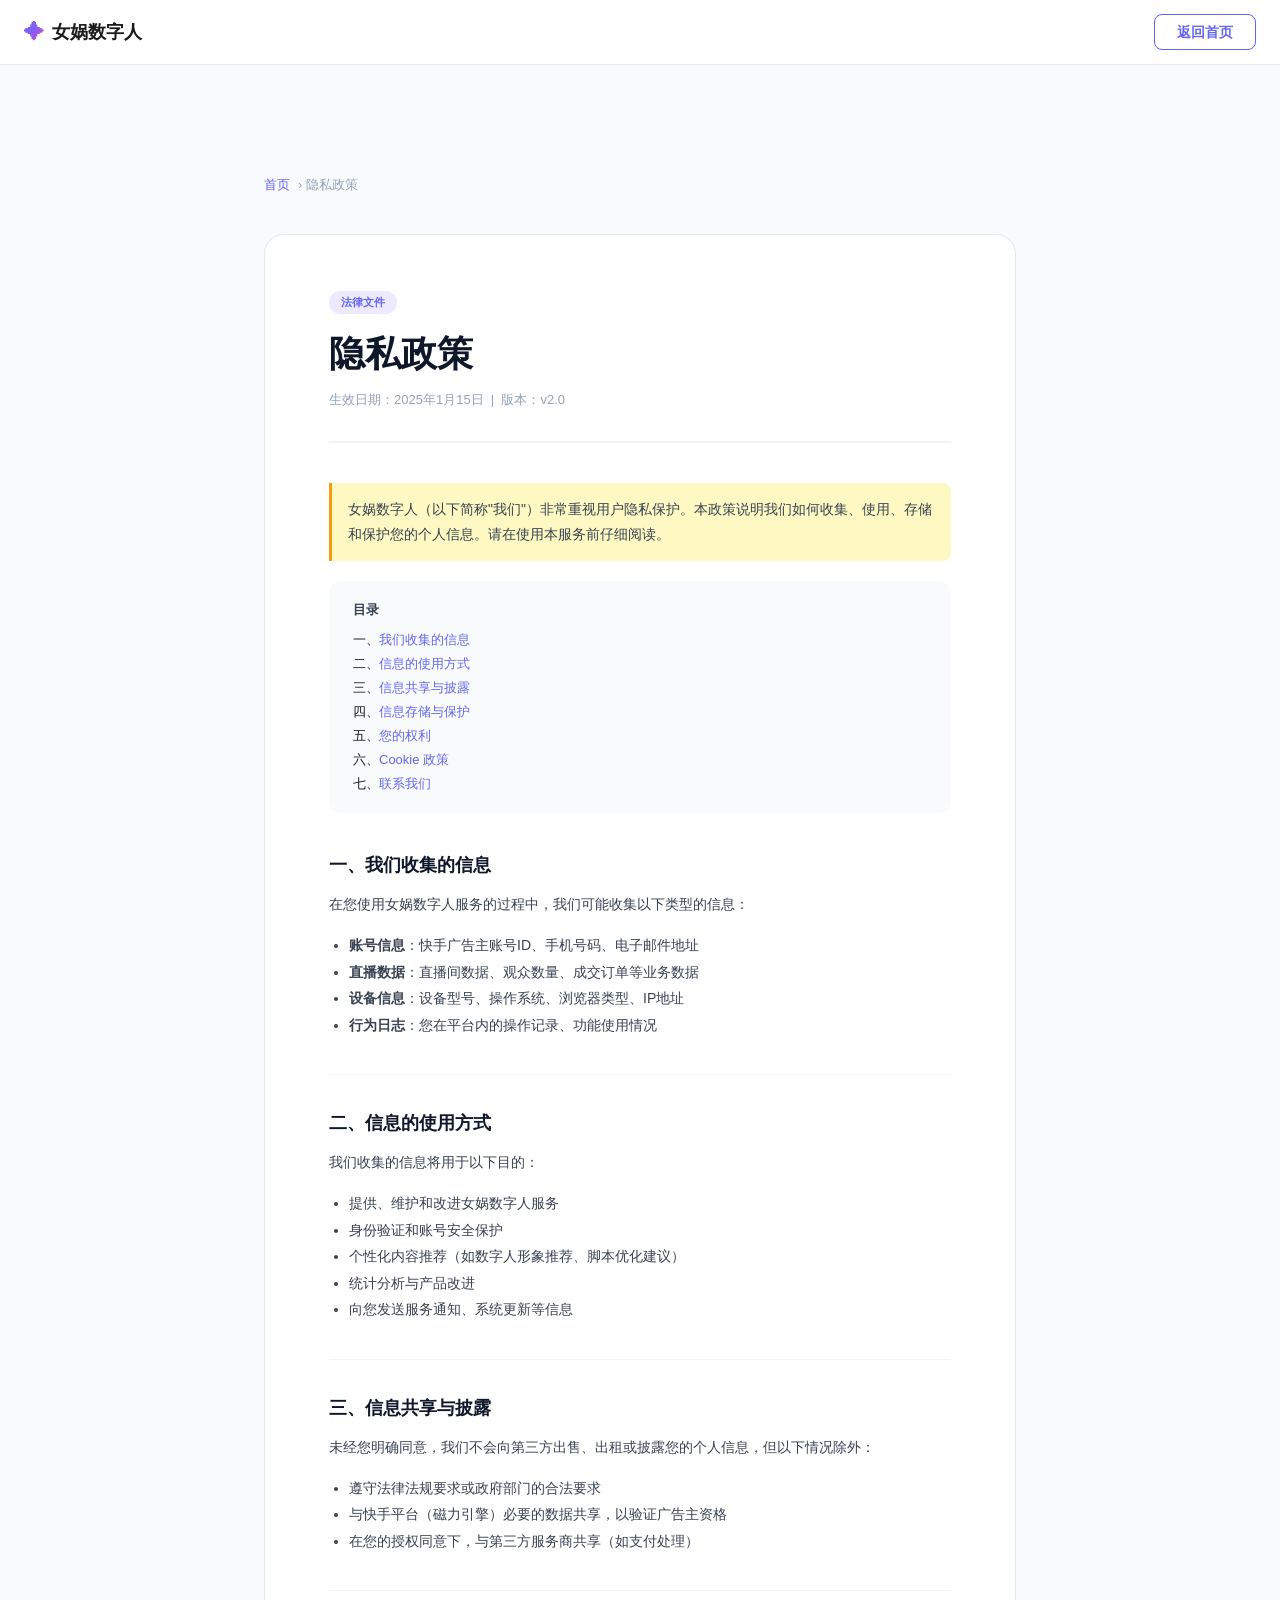
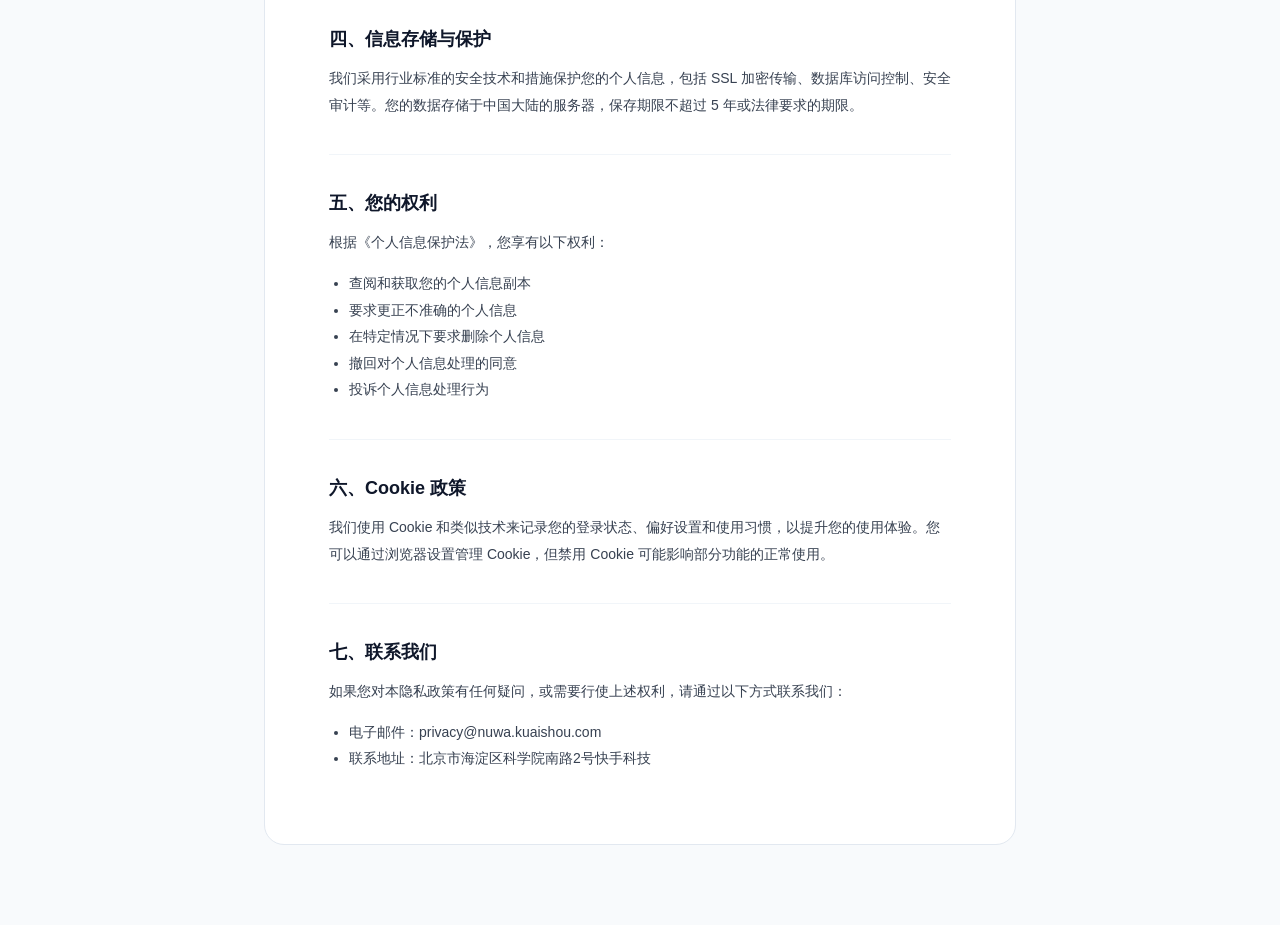
<file: privacy.html>
<!DOCTYPE html>
<html lang="zh-CN">
<head>
  <meta charset="UTF-8" />
  <meta name="viewport" content="width=device-width, initial-scale=1.0" />
  <title>隐私政策 — 女娲数字人</title>
  <link rel="stylesheet" href="style.css" />
  <style>
    body { background: #f8fafc; }
    .legal-wrap { max-width: 800px; margin: 80px auto 80px; padding: 0 24px; }
    .legal-nav { display: flex; align-items: center; gap: 8px; font-size: 13px; color: #94a3b8; margin-bottom: 40px; }
    .legal-nav a { color: #6366f1; }
    .legal-card { background: #fff; border-radius: 20px; border: 1px solid #e2e8f0; padding: 56px 64px; }
    @media (max-width: 600px) { .legal-card { padding: 32px 24px; } }
    .legal-header { border-bottom: 2px solid #f1f5f9; padding-bottom: 32px; margin-bottom: 40px; }
    .legal-tag { display: inline-block; background: #ede9fe; color: #6366f1; font-size: 11px; font-weight: 700; padding: 4px 12px; border-radius: 50px; margin-bottom: 16px; }
    .legal-title { font-size: 36px; font-weight: 800; color: #0f172a; margin-bottom: 12px; }
    .legal-meta { font-size: 13px; color: #94a3b8; }
    .legal-toc { background: #f8fafc; border-radius: 12px; padding: 20px 24px; margin-bottom: 40px; }
    .legal-toc h3 { font-size: 13px; font-weight: 700; color: #374151; margin-bottom: 12px; }
    .legal-toc ul { display: flex; flex-direction: column; gap: 6px; }
    .legal-toc li { font-size: 13px; }
    .legal-toc a { color: #6366f1; }
    h2.legal-section { font-size: 18px; font-weight: 800; color: #0f172a; margin: 36px 0 14px; padding-top: 36px; border-top: 1px solid #f1f5f9; }
    h2.legal-section:first-of-type { border-top: none; padding-top: 0; }
    p.legal-p { font-size: 14px; color: #374151; line-height: 1.9; margin-bottom: 14px; }
    ul.legal-ul { margin: 0 0 16px 20px; }
    ul.legal-ul li { font-size: 14px; color: #374151; line-height: 1.9; list-style: disc; }
    .legal-highlight { background: #fef9c3; border-left: 3px solid #f59e0b; padding: 14px 16px; border-radius: 0 8px 8px 0; margin: 20px 0; font-size: 14px; color: #374151; line-height: 1.8; }
  </style>
</head>
<body>

<header class="navbar" id="navbar" style="background:#fff;border-bottom:1px solid #e2e8f0">
  <div class="navbar-inner">
    <a href="index.html" class="nav-logo">
      <span class="logo-icon">✦</span>
      <span class="logo-text">女娲数字人</span>
    </a>
    <div class="nav-cta">
      <a href="index.html" class="btn-outline">返回首页</a>
    </div>
  </div>
</header>

<div class="legal-wrap" style="padding-top:96px">
  <div class="legal-nav">
    <a href="index.html">首页</a> › 隐私政策
  </div>

  <div class="legal-card">
    <div class="legal-header">
      <div class="legal-tag">法律文件</div>
      <h1 class="legal-title">隐私政策</h1>
      <div class="legal-meta">生效日期：2025年1月15日 &nbsp;|&nbsp; 版本：v2.0</div>
    </div>

    <div class="legal-highlight">
      女娲数字人（以下简称"我们"）非常重视用户隐私保护。本政策说明我们如何收集、使用、存储和保护您的个人信息。请在使用本服务前仔细阅读。
    </div>

    <div class="legal-toc">
      <h3>目录</h3>
      <ul>
        <li>一、<a href="#collect">我们收集的信息</a></li>
        <li>二、<a href="#use">信息的使用方式</a></li>
        <li>三、<a href="#share">信息共享与披露</a></li>
        <li>四、<a href="#store">信息存储与保护</a></li>
        <li>五、<a href="#rights">您的权利</a></li>
        <li>六、<a href="#cookie">Cookie 政策</a></li>
        <li>七、<a href="#contact">联系我们</a></li>
      </ul>
    </div>

    <h2 class="legal-section" id="collect">一、我们收集的信息</h2>
    <p class="legal-p">在您使用女娲数字人服务的过程中，我们可能收集以下类型的信息：</p>
    <ul class="legal-ul">
      <li><strong>账号信息</strong>：快手广告主账号ID、手机号码、电子邮件地址</li>
      <li><strong>直播数据</strong>：直播间数据、观众数量、成交订单等业务数据</li>
      <li><strong>设备信息</strong>：设备型号、操作系统、浏览器类型、IP地址</li>
      <li><strong>行为日志</strong>：您在平台内的操作记录、功能使用情况</li>
    </ul>

    <h2 class="legal-section" id="use">二、信息的使用方式</h2>
    <p class="legal-p">我们收集的信息将用于以下目的：</p>
    <ul class="legal-ul">
      <li>提供、维护和改进女娲数字人服务</li>
      <li>身份验证和账号安全保护</li>
      <li>个性化内容推荐（如数字人形象推荐、脚本优化建议）</li>
      <li>统计分析与产品改进</li>
      <li>向您发送服务通知、系统更新等信息</li>
    </ul>

    <h2 class="legal-section" id="share">三、信息共享与披露</h2>
    <p class="legal-p">未经您明确同意，我们不会向第三方出售、出租或披露您的个人信息，但以下情况除外：</p>
    <ul class="legal-ul">
      <li>遵守法律法规要求或政府部门的合法要求</li>
      <li>与快手平台（磁力引擎）必要的数据共享，以验证广告主资格</li>
      <li>在您的授权同意下，与第三方服务商共享（如支付处理）</li>
    </ul>

    <h2 class="legal-section" id="store">四、信息存储与保护</h2>
    <p class="legal-p">我们采用行业标准的安全技术和措施保护您的个人信息，包括 SSL 加密传输、数据库访问控制、安全审计等。您的数据存储于中国大陆的服务器，保存期限不超过 5 年或法律要求的期限。</p>

    <h2 class="legal-section" id="rights">五、您的权利</h2>
    <p class="legal-p">根据《个人信息保护法》，您享有以下权利：</p>
    <ul class="legal-ul">
      <li>查阅和获取您的个人信息副本</li>
      <li>要求更正不准确的个人信息</li>
      <li>在特定情况下要求删除个人信息</li>
      <li>撤回对个人信息处理的同意</li>
      <li>投诉个人信息处理行为</li>
    </ul>

    <h2 class="legal-section" id="cookie">六、Cookie 政策</h2>
    <p class="legal-p">我们使用 Cookie 和类似技术来记录您的登录状态、偏好设置和使用习惯，以提升您的使用体验。您可以通过浏览器设置管理 Cookie，但禁用 Cookie 可能影响部分功能的正常使用。</p>

    <h2 class="legal-section" id="contact">七、联系我们</h2>
    <p class="legal-p">如果您对本隐私政策有任何疑问，或需要行使上述权利，请通过以下方式联系我们：</p>
    <ul class="legal-ul">
      <li>电子邮件：privacy@nuwa.kuaishou.com</li>
      <li>联系地址：北京市海淀区科学院南路2号快手科技</li>
    </ul>
  </div>
</div>

</body>
</html>
</file>
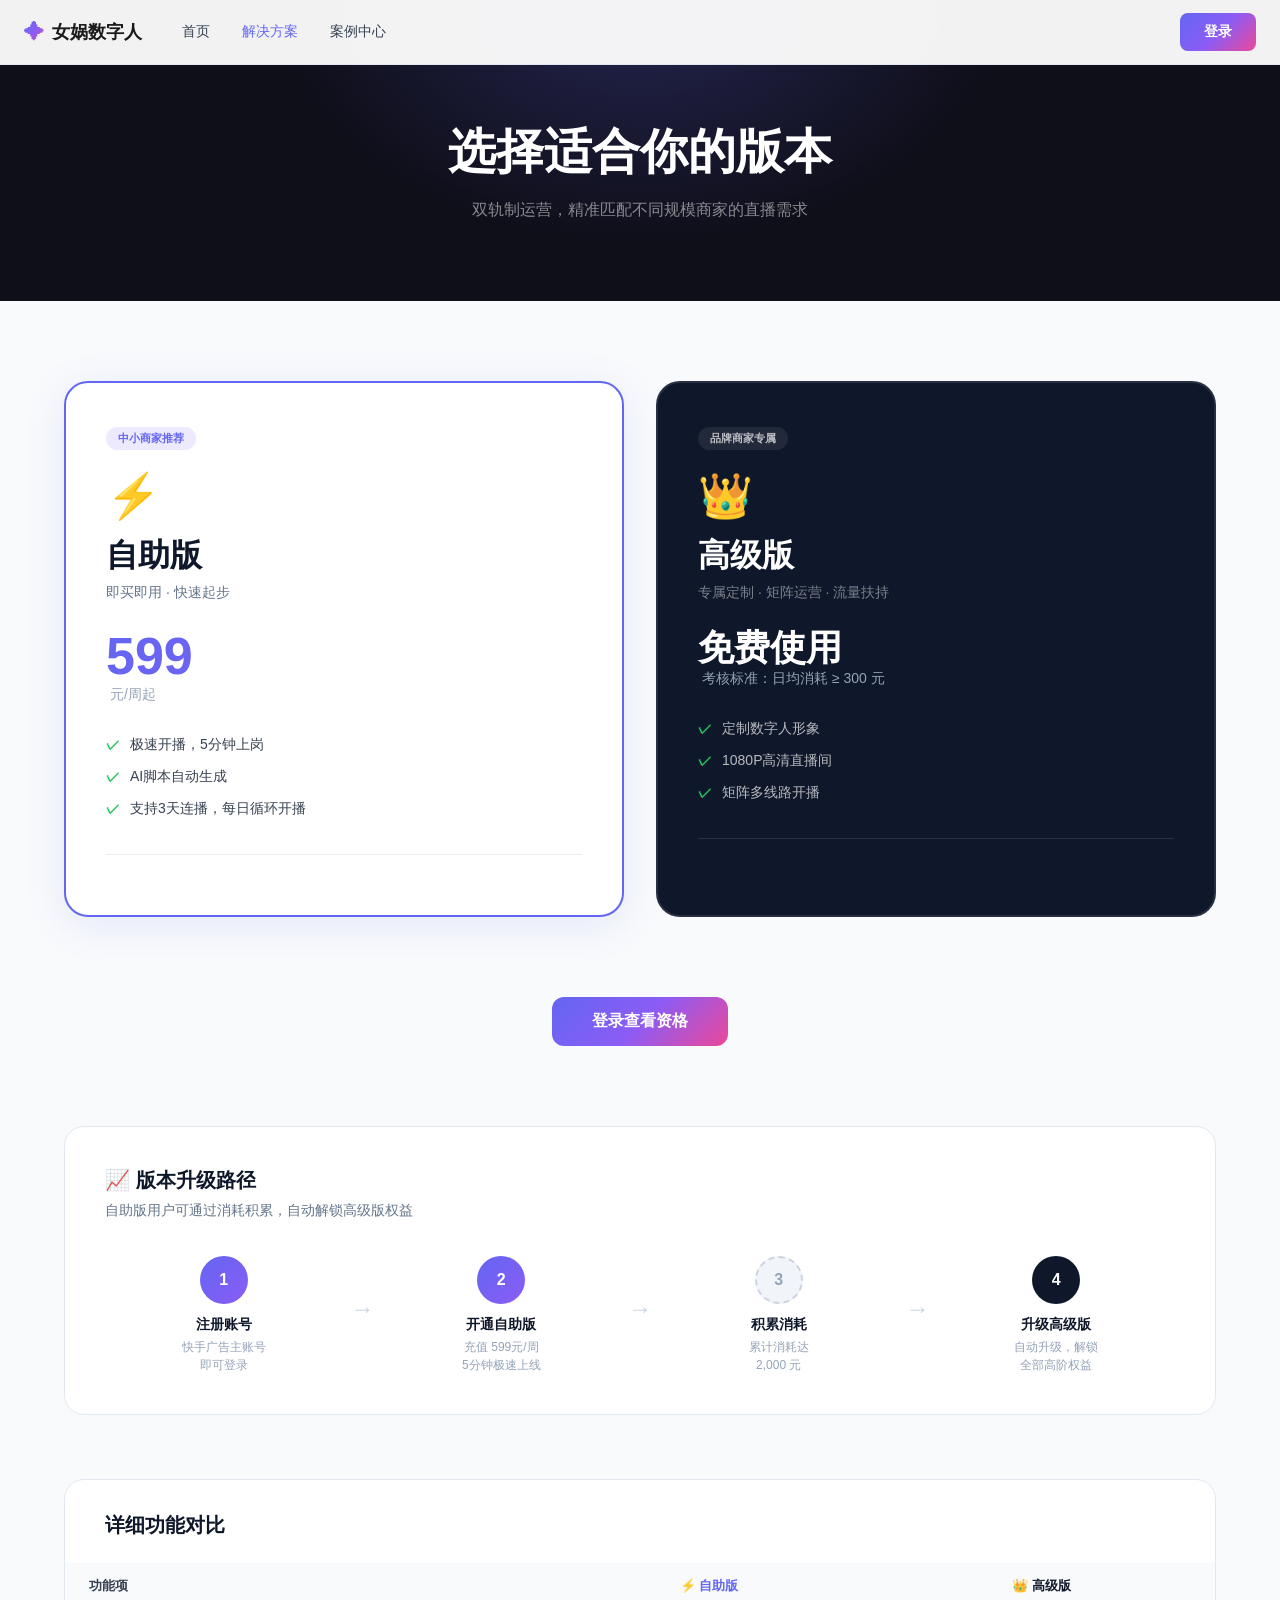
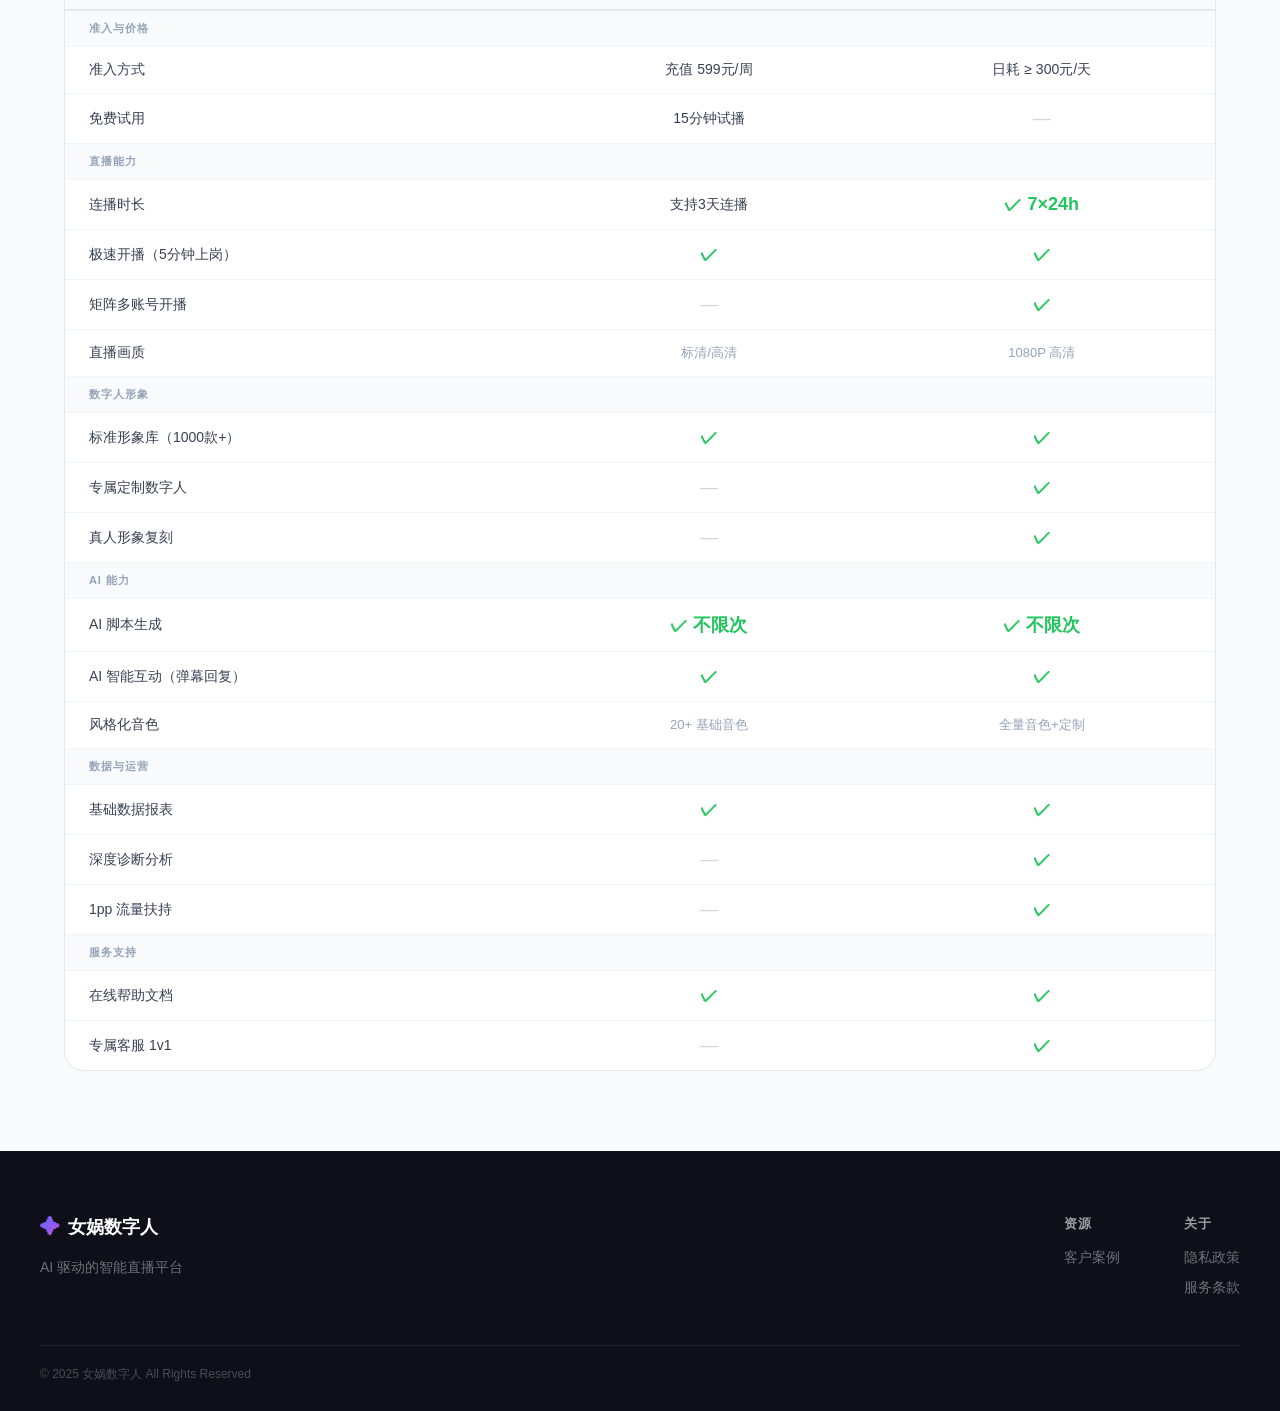
<file: solution.html>
<!DOCTYPE html>
<html lang="zh-CN">
<head>
  <meta charset="UTF-8" />
  <meta name="viewport" content="width=device-width, initial-scale=1.0" />
  <title>解决方案 — 女娲数字人</title>
  <link rel="stylesheet" href="style.css" />
  <style>
    body { background: #f8fafc; }
    .sol-hero { background: var(--dark); padding: 120px 24px 80px; text-align: center; position: relative; overflow: hidden; }
    .sol-hero::before { content:''; position:absolute; inset:0; background: radial-gradient(ellipse 600px 400px at 50% 0%, rgba(99,102,241,.25), transparent 60%); }
    .sol-hero h1 { font-size: 48px; font-weight: 800; color: #fff; margin-bottom: 16px; position: relative; }
    .sol-hero p { font-size: 16px; color: rgba(255,255,255,.5); position: relative; }

    .sol-main { max-width: 1200px; margin: 0 auto; padding: 80px 24px; }

    /* Plan comparison cards */
    .plan-compare { display: grid; grid-template-columns: 1fr 1fr; gap: 32px; margin-bottom: 80px; }
    @media (max-width: 700px) { .plan-compare { grid-template-columns: 1fr; } }

    .plan-compare-card {
      border-radius: 24px;
      padding: 44px 40px;
      position: relative;
    }
    .pcc-self { background: #fff; border: 2px solid #6366f1; box-shadow: 0 8px 40px rgba(99,102,241,.12); }
    .pcc-pro { background: #0f172a; border: 2px solid rgba(255,255,255,.1); }

    .pcc-tag { display: inline-block; font-size: 11px; font-weight: 700; padding: 4px 12px; border-radius: 50px; margin-bottom: 20px; }
    .pcc-self .pcc-tag { background: #ede9fe; color: #6366f1; }
    .pcc-pro .pcc-tag { background: rgba(255,255,255,.08); color: rgba(255,255,255,.7); }

    .pcc-icon { font-size: 44px; margin-bottom: 12px; display: block; }
    .pcc-name { font-size: 32px; font-weight: 800; margin-bottom: 6px; }
    .pcc-self .pcc-name { color: #0f172a; }
    .pcc-pro .pcc-name { color: #fff; }

    .pcc-tagline { font-size: 14px; margin-bottom: 28px; }
    .pcc-self .pcc-tagline { color: #64748b; }
    .pcc-pro .pcc-tagline { color: rgba(255,255,255,.45); }

    .pcc-price { margin-bottom: 32px; }
    .pcc-price .price-main { font-size: 52px; font-weight: 900; line-height: 1; }
    .pcc-self .price-main { background: linear-gradient(135deg,#6366f1,#8b5cf6); -webkit-background-clip: text; -webkit-text-fill-color: transparent; background-clip: text; }
    .pcc-pro .price-main { color: #fff; font-size: 36px; }
    .pcc-price .price-unit { font-size: 14px; color: #94a3b8; margin-top: 4px; }

    .pcc-benefits { display: flex; flex-direction: column; gap: 14px; margin-bottom: 36px; }
    .pcc-benefit { display: flex; align-items: flex-start; gap: 10px; font-size: 14px; }
    .pcc-self .pcc-benefit { color: #374151; }
    .pcc-pro .pcc-benefit { color: rgba(255,255,255,.7); }
    .pcc-benefit .check { color: #22c55e; font-weight: 700; flex-shrink: 0; }

    .pcc-cta { width: 100%; padding: 15px; font-size: 16px; font-weight: 700; border-radius: 12px; border: none; cursor: pointer; transition: all .2s; }
    .pcc-self .pcc-cta { background: linear-gradient(135deg,#6366f1,#8b5cf6); color: #fff; box-shadow: 0 4px 20px rgba(99,102,241,.3); }
    .pcc-self .pcc-cta:hover { transform: translateY(-2px); box-shadow: 0 8px 28px rgba(99,102,241,.4); }
    .pcc-pro .pcc-cta { background: transparent; color: rgba(255,255,255,.7); border: 1.5px solid rgba(255,255,255,.2); }
    .pcc-pro .pcc-cta:hover { border-color: rgba(255,255,255,.5); color: #fff; }

    .pcc-note { text-align: center; font-size: 12px; color: #94a3b8; margin-top: 14px; }

    .solution-cta-wrap { margin-top: 48px; }

    .pcc-card-note {
      font-size: 12px;
      color: #94a3b8;
      text-align: center;
      margin-top: 16px;
      padding-top: 16px;
      border-top: 1px solid rgba(148,163,184,.2);
    }
    .pcc-self.disabled,
    .pcc-pro.disabled {
      opacity: .5;
      pointer-events: none;
    }
    .pcc-self.recommended::before,
    .pcc-pro.recommended::before {
      content: '系统推荐';
      position: absolute;
      top: -12px;
      left: 50%;
      transform: translateX(-50%);
      background: linear-gradient(135deg,#6366f1,#8b5cf6);
      color: #fff;
      font-size: 12px;
      font-weight: 700;
      padding: 4px 16px;
      border-radius: 20px;
    }
    .pcc-self.current::before,
    .pcc-pro.current::before {
      content: '当前版本';
      position: absolute;
      top: -12px;
      left: 50%;
      transform: translateX(-50%);
      background: #22c55e;
      color: #fff;
      font-size: 12px;
      font-weight: 700;
      padding: 4px 16px;
      border-radius: 20px;
    }

    /* Upgrade path */
    .upgrade-path { background: #fff; border-radius: 20px; padding: 40px; border: 1px solid #e2e8f0; margin-bottom: 64px; }
    .up-title { font-size: 20px; font-weight: 800; color: #0f172a; margin-bottom: 8px; }
    .up-sub { font-size: 14px; color: #64748b; margin-bottom: 36px; }
    .up-steps { display: flex; align-items: center; gap: 0; }
    .up-step { flex: 1; text-align: center; position: relative; }
    .up-step-num { width: 48px; height: 48px; border-radius: 50%; margin: 0 auto 12px; display: flex; align-items: center; justify-content: center; font-weight: 800; font-size: 16px; }
    .up-step.current .up-step-num { background: linear-gradient(135deg,#6366f1,#8b5cf6); color: #fff; }
    .up-step.target .up-step-num { background: #0f172a; color: #fff; }
    .up-step.mid .up-step-num { background: #f1f5f9; color: #94a3b8; border: 2px dashed #cbd5e1; }
    .up-step-name { font-size: 14px; font-weight: 700; color: #0f172a; margin-bottom: 4px; }
    .up-step-desc { font-size: 12px; color: #94a3b8; line-height: 1.5; }
    .up-arrow { font-size: 24px; color: #cbd5e1; padding: 0 8px; flex-shrink: 0; margin-bottom: 12px; }

    /* Big compare table */
    .big-compare { background: #fff; border-radius: 20px; overflow: hidden; border: 1px solid #e2e8f0; }
    .big-compare-title { padding: 32px 40px 24px; font-size: 20px; font-weight: 800; color: #0f172a; }
    .bct { width: 100%; border-collapse: collapse; }
    .bct thead tr { background: #f8fafc; }
    .bct th { padding: 14px 24px; font-size: 13px; font-weight: 700; text-align: center; border-bottom: 2px solid #e2e8f0; }
    .bct th:first-child { text-align: left; color: #374151; }
    .bct th.self-col { color: #6366f1; }
    .bct th.pro-col { color: #0f172a; }
    .bct td { padding: 14px 24px; text-align: center; font-size: 14px; color: #374151; border-bottom: 1px solid #f1f5f9; }
    .bct td:first-child { text-align: left; font-weight: 500; color: #374151; }
    .bct tr:last-child td { border-bottom: none; }
    .bct tr:hover { background: #fafbff; }
    .bct .section-row td { background: #f8fafc; font-size: 11px; font-weight: 700; color: #94a3b8; letter-spacing: .08em; text-transform: uppercase; padding: 10px 24px; }
    .bct .check-green { color: #22c55e; font-size: 18px; font-weight: 700; }
    .bct .dash-gray { color: #d1d5db; font-size: 18px; }
    .bct .text-muted { color: #94a3b8; font-size: 13px; }

    /* 高级版确认弹窗 */
    .pro-confirm-modal {
      background: #fff;
      border-radius: 24px;
      padding: 36px 32px;
      max-width: 420px;
      width: calc(100% - 40px);
      position: relative;
      box-shadow: 0 24px 80px rgba(0,0,0,.25);
      animation: slideUp .3s ease;
      text-align: center;
    }
    .pro-confirm-icon { font-size: 48px; margin-bottom: 12px; }
    .pro-confirm-title { font-size: 22px; font-weight: 800; color: #0f172a; margin-bottom: 8px; }
    .pro-confirm-positive { font-size: 14px; color: #16a34a; margin-bottom: 16px; line-height: 1.6; }
    .pro-confirm-divider { height: 1px; background: #e2e8f0; margin: 16px 0; }
    .pro-confirm-notice-title { font-size: 13px; font-weight: 600; color: #374151; text-align: left; margin-bottom: 8px; }
    .pro-confirm-notice-list { 
      text-align: left; 
      font-size: 13px; 
      color: #64748b; 
      margin-bottom: 12px; 
      padding-left: 20px; 
      line-height: 1.8;
    }
    .pro-confirm-notice-list li { margin-bottom: 2px; }
    .pro-confirm-link { font-size: 12px; color: #94a3b8; margin-top: 12px; }
    .pro-confirm-link a { color: #6366f1; font-weight: 500; }
  </style>
</head>
<body>

<!-- Navbar -->
<header class="navbar" id="navbar">
  <div class="navbar-inner">
    <a href="index.html" class="nav-logo">
      <span class="logo-icon">✦</span>
      <span class="logo-text">女娲数字人</span>
    </a>
    <nav class="nav-links">
      <a href="index.html" class="nav-link">首页</a>
      <a href="solution.html" class="nav-link active">解决方案</a>
      <a href="cases.html" class="nav-link">案例中心</a>
    </nav>
    <div class="nav-cta">
      <div id="navLoggedOut"><button class="btn-primary" onclick="goLogin()">登录</button></div>
      <div id="navLoggedIn" style="display:none;align-items:center;gap:12px">
        <a href="console.html" class="btn-outline" id="navConsoleLink" style="display:none;">控制台</a>
        <div class="avatar-wrap" id="avatarWrap">
          <div class="avatar">广</div>
          <div class="avatar-dropdown">
            <a href="console.html#messages">消息中心</a>
            <a href="#" onclick="logout()">退出登录</a>
          </div>
        </div>
      </div>
    </div>
  </div>
</header>

<!-- Hero -->
<div class="sol-hero">
  <h1>选择适合你的版本</h1>
  <p>双轨制运营，精准匹配不同规模商家的直播需求</p>
</div>

<div class="sol-main">

  <!-- Plan cards -->
  <div class="plan-compare" id="planCards">
    <div class="plan-compare-card pcc-self" id="planSelf">
      <div class="pcc-tag">中小商家推荐</div>
      <div class="pcc-icon">⚡</div>
      <div class="pcc-name">自助版</div>
      <div class="pcc-tagline">即买即用 · 快速起步</div>
      <div class="pcc-price">
        <div class="price-main">599</div>
        <div class="price-unit">元/周起</div>
      </div>
      <div class="pcc-benefits">
        <div class="pcc-benefit"><span class="check">✓</span> 极速开播，5分钟上岗</div>
        <div class="pcc-benefit"><span class="check">✓</span> AI脚本自动生成</div>
        <div class="pcc-benefit"><span class="check">✓</span> 支持3天连播，每日循环开播</div>
      </div>
      <div class="pcc-card-note" id="planSelfNote"></div>
    </div>

    <div class="plan-compare-card pcc-pro" id="planPro">
      <div class="pcc-tag">品牌商家专属</div>
      <div class="pcc-icon">👑</div>
      <div class="pcc-name">高级版</div>
      <div class="pcc-tagline">专属定制 · 矩阵运营 · 流量扶持</div>
      <div class="pcc-price">
        <div class="price-main">免费使用</div>
        <div class="price-unit">考核标准：日均消耗 ≥ 300 元</div>
      </div>
      <div class="pcc-benefits">
        <div class="pcc-benefit"><span class="check">✓</span> 定制数字人形象</div>
        <div class="pcc-benefit"><span class="check">✓</span> 1080P高清直播间</div>
        <div class="pcc-benefit"><span class="check">✓</span> 矩阵多线路开播</div>
      </div>
      <div class="pcc-card-note" id="planProNote"></div>
    </div>
  </div>

  <!-- 通用CTA按钮 -->
  <div class="solution-cta-wrap" id="solutionCTA" style="text-align:center;margin-bottom:80px;">
    <button class="btn-primary btn-lg" id="solutionCTABtn" onclick="handleSolutionCTA()">登录查看资格</button>
  </div>

  <!-- 升级路径 -->
  <div class="upgrade-path">
    <div class="up-title">📈 版本升级路径</div>
    <div class="up-sub">自助版用户可通过消耗积累，自动解锁高级版权益</div>
    <div class="up-steps">
      <div class="up-step current">
        <div class="up-step-num">1</div>
        <div class="up-step-name">注册账号</div>
        <div class="up-step-desc">快手广告主账号<br/>即可登录</div>
      </div>
      <div class="up-arrow">→</div>
      <div class="up-step current">
        <div class="up-step-num">2</div>
        <div class="up-step-name">开通自助版</div>
        <div class="up-step-desc">充值 599元/周<br/>5分钟极速上线</div>
      </div>
      <div class="up-arrow">→</div>
      <div class="up-step mid">
        <div class="up-step-num">3</div>
        <div class="up-step-name">积累消耗</div>
        <div class="up-step-desc">累计消耗达<br/>2,000 元</div>
      </div>
      <div class="up-arrow">→</div>
      <div class="up-step target">
        <div class="up-step-num">4</div>
        <div class="up-step-name">升级高级版</div>
        <div class="up-step-desc">自动升级，解锁<br/>全部高阶权益</div>
      </div>
    </div>
  </div>

  <!-- 详细对比表 -->
  <div class="big-compare">
    <div class="big-compare-title">详细功能对比</div>
    <table class="bct">
      <thead>
        <tr>
          <th>功能项</th>
          <th class="self-col">⚡ 自助版</th>
          <th class="pro-col">👑 高级版</th>
        </tr>
      </thead>
      <tbody>
        <tr class="section-row"><td colspan="3">准入与价格</td></tr>
        <tr><td>准入方式</td><td>充值 599元/周</td><td>日耗 ≥ 300元/天</td></tr>
        <tr><td>免费试用</td><td>15分钟试播</td><td class="dash-gray">—</td></tr>

        <tr class="section-row"><td colspan="3">直播能力</td></tr>
        <tr><td>连播时长</td><td>支持3天连播</td><td class="check-green">✓ 7×24h</td></tr>
        <tr><td>极速开播（5分钟上岗）</td><td class="check-green">✓</td><td class="check-green">✓</td></tr>
        <tr><td>矩阵多账号开播</td><td class="dash-gray">—</td><td class="check-green">✓</td></tr>
        <tr><td>直播画质</td><td class="text-muted">标清/高清</td><td class="text-muted">1080P 高清</td></tr>

        <tr class="section-row"><td colspan="3">数字人形象</td></tr>
        <tr><td>标准形象库（1000款+）</td><td class="check-green">✓</td><td class="check-green">✓</td></tr>
        <tr><td>专属定制数字人</td><td class="dash-gray">—</td><td class="check-green">✓</td></tr>
        <tr><td>真人形象复刻</td><td class="dash-gray">—</td><td class="check-green">✓</td></tr>

        <tr class="section-row"><td colspan="3">AI 能力</td></tr>
        <tr><td>AI 脚本生成</td><td class="check-green">✓ 不限次</td><td class="check-green">✓ 不限次</td></tr>
        <tr><td>AI 智能互动（弹幕回复）</td><td class="check-green">✓</td><td class="check-green">✓</td></tr>
        <tr><td>风格化音色</td><td class="text-muted">20+ 基础音色</td><td class="text-muted">全量音色+定制</td></tr>

        <tr class="section-row"><td colspan="3">数据与运营</td></tr>
        <tr><td>基础数据报表</td><td class="check-green">✓</td><td class="check-green">✓</td></tr>
        <tr><td>深度诊断分析</td><td class="dash-gray">—</td><td class="check-green">✓</td></tr>
        <tr><td>1pp 流量扶持</td><td class="dash-gray">—</td><td class="check-green">✓</td></tr>

        <tr class="section-row"><td colspan="3">服务支持</td></tr>
        <tr><td>在线帮助文档</td><td class="check-green">✓</td><td class="check-green">✓</td></tr>
        <tr><td>专属客服 1v1</td><td class="dash-gray">—</td><td class="check-green">✓</td></tr>
      </tbody>
    </table>
  </div>

</div>

<!-- Footer -->
<footer class="footer">
  <div class="footer-inner">
    <div class="footer-brand">
      <div class="footer-logo"><span class="logo-icon">✦</span><span class="logo-text">女娲数字人</span></div>
      <p class="footer-desc">AI 驱动的智能直播平台</p>
    </div>
    <div class="footer-links">
      <div class="footer-col">
        <h5>资源</h5>
        <a href="cases.html">客户案例</a>
      </div>
      <div class="footer-col">
        <h5>关于</h5>
        <a href="privacy.html">隐私政策</a>
        <a href="terms.html">服务条款</a>
      </div>
    </div>
  </div>
  <div class="footer-bottom">
    <span>© 2025 女娲数字人 All Rights Reserved</span>
  </div>
</footer>

<!-- ========== 高级版确认弹窗 ========== -->
<div class="modal-overlay" id="proConfirmModal" style="display:none">
  <div class="pro-confirm-modal">
    <button class="modal-close" onclick="closeProConfirmModal()">×</button>
    <div class="pro-confirm-icon">🎉</div>
    <h3 class="pro-confirm-title">免费使用高级版</h3>
    <p class="pro-confirm-positive">您的日均消耗已达标，无需额外付费，预算可全部用于广告消耗。</p>
    <div class="pro-confirm-divider"></div>
    <p class="pro-confirm-notice-title">使用须知：</p>
    <ul class="pro-confirm-notice-list">
      <li>日均消耗需 ≥ 300 元</li>
      <li>消耗不足时权限将被冻结</li>
      <li>累计冻结 6 次将永久封禁</li>
    </ul>
    <p class="pro-confirm-link">详见 <a href="#" onclick="window.open('https://help.kwaixiaohua.com/article/pro-rules', '_blank'); return false;">高级版使用规则</a> →</p>
    <button class="btn-primary btn-lg" style="width:100%;margin-top:8px;" onclick="confirmEnterPro()">确认，进入高级版</button>
  </div>
</div>

<script src="app.js"></script>
<script>
  document.addEventListener('DOMContentLoaded', () => {
    loadState();
    updateNavUI();
    initNavbarScroll();
  });
</script>
</body>
</html>
</file>
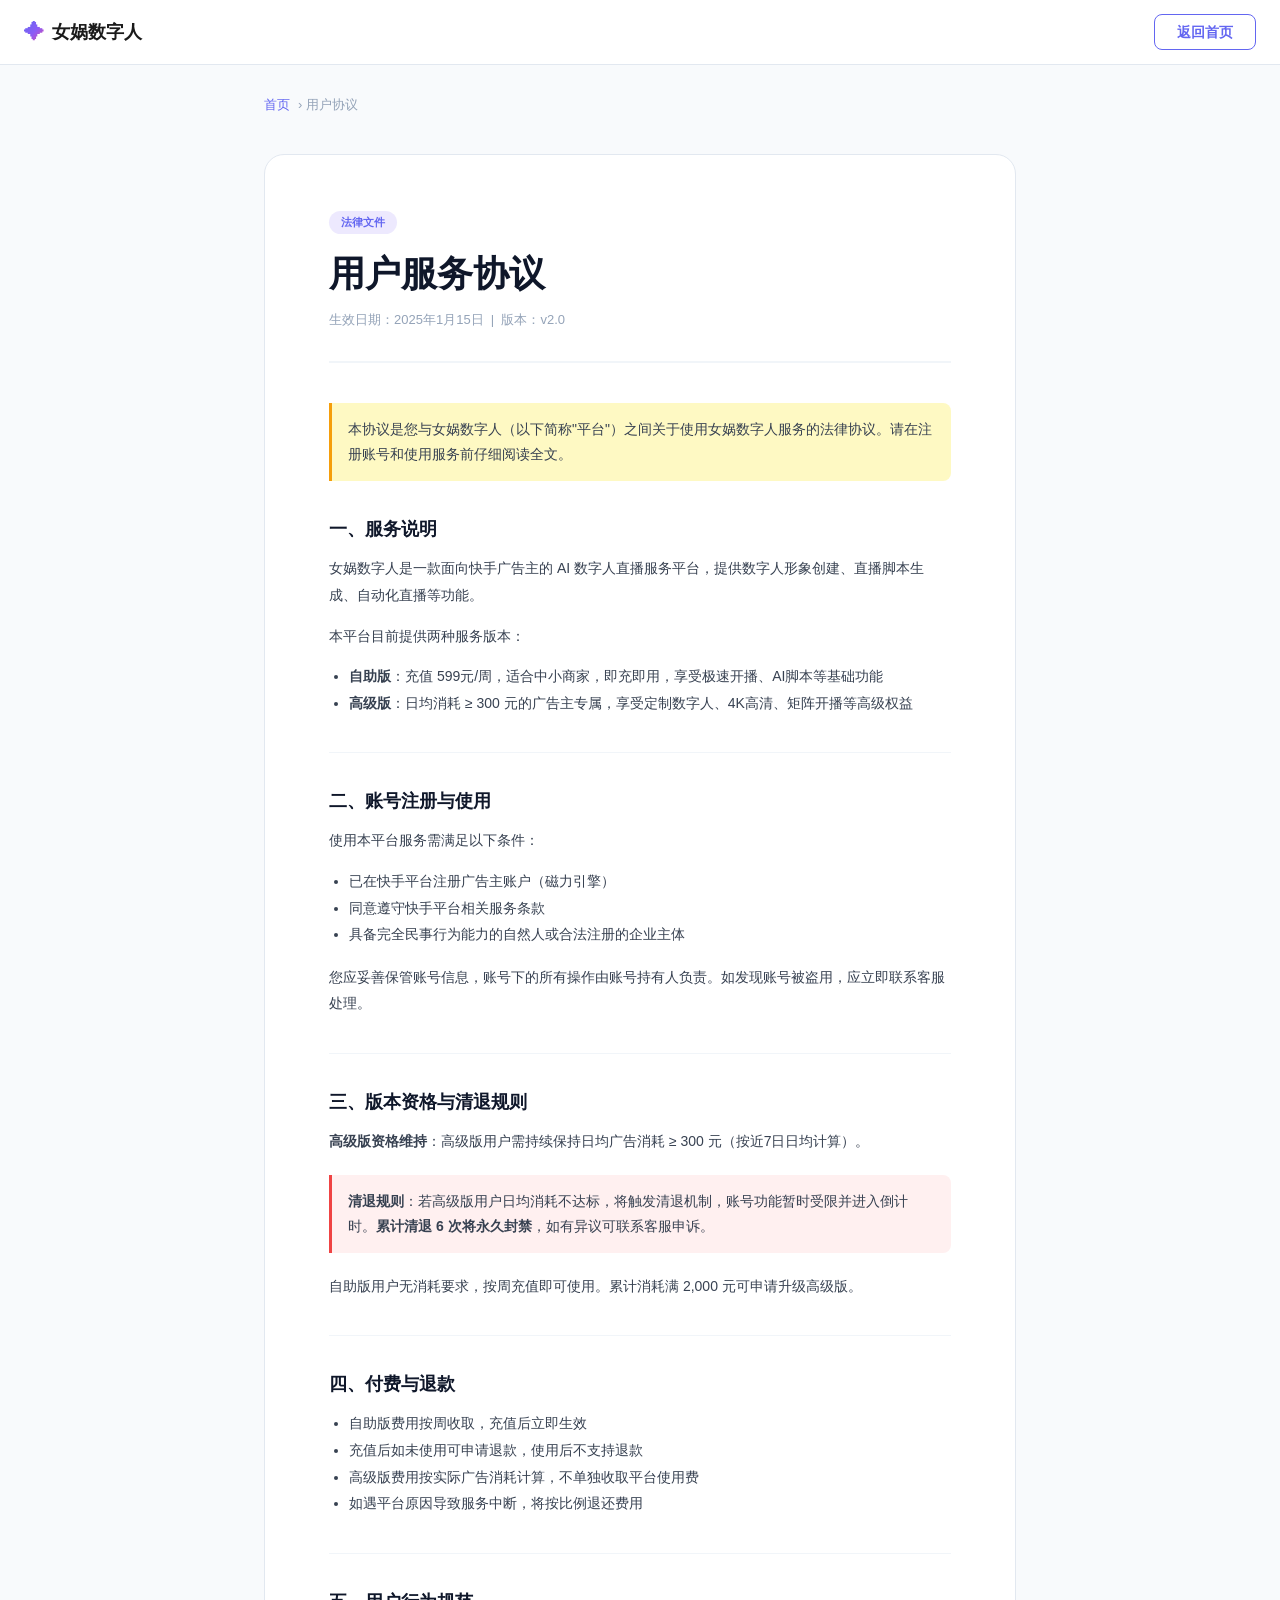
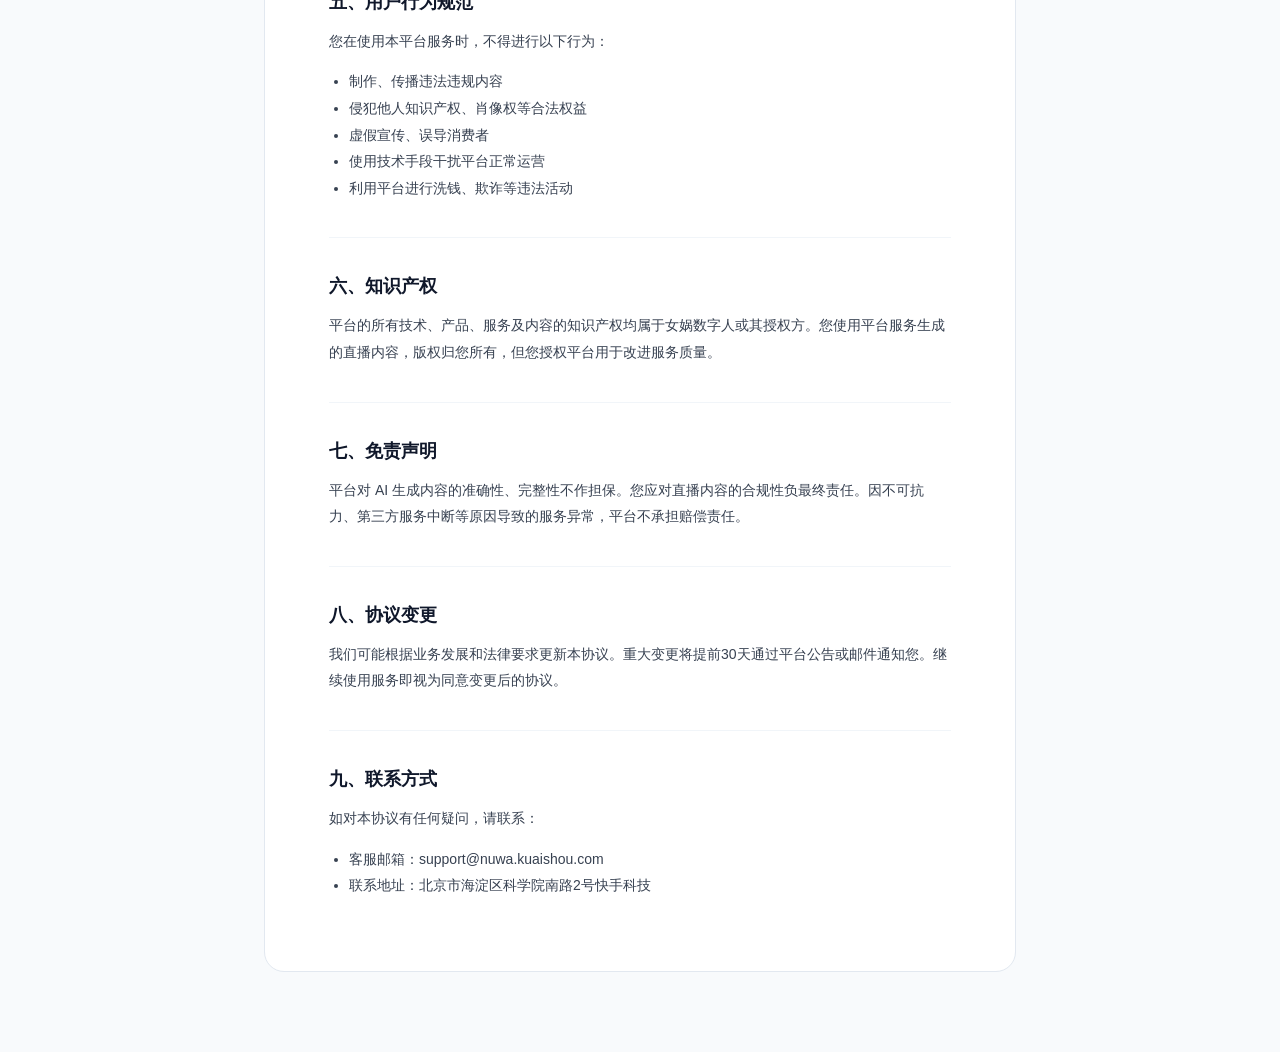
<file: terms.html>
<!DOCTYPE html>
<html lang="zh-CN">
<head>
  <meta charset="UTF-8" />
  <meta name="viewport" content="width=device-width, initial-scale=1.0" />
  <title>用户协议 — 女娲数字人</title>
  <link rel="stylesheet" href="style.css" />
  <style>
    body { background: #f8fafc; }
    .legal-wrap { max-width: 800px; margin: 0 auto; padding: 96px 24px 80px; }
    .legal-nav { display: flex; align-items: center; gap: 8px; font-size: 13px; color: #94a3b8; margin-bottom: 40px; }
    .legal-nav a { color: #6366f1; }
    .legal-card { background: #fff; border-radius: 20px; border: 1px solid #e2e8f0; padding: 56px 64px; }
    @media (max-width: 600px) { .legal-card { padding: 32px 24px; } }
    .legal-header { border-bottom: 2px solid #f1f5f9; padding-bottom: 32px; margin-bottom: 40px; }
    .legal-tag { display: inline-block; background: #ede9fe; color: #6366f1; font-size: 11px; font-weight: 700; padding: 4px 12px; border-radius: 50px; margin-bottom: 16px; }
    .legal-title { font-size: 36px; font-weight: 800; color: #0f172a; margin-bottom: 12px; }
    .legal-meta { font-size: 13px; color: #94a3b8; }
    h2.legal-section { font-size: 18px; font-weight: 800; color: #0f172a; margin: 36px 0 14px; padding-top: 36px; border-top: 1px solid #f1f5f9; }
    h2.legal-section:first-of-type { border-top: none; padding-top: 0; }
    p.legal-p { font-size: 14px; color: #374151; line-height: 1.9; margin-bottom: 14px; }
    ul.legal-ul { margin: 0 0 16px 20px; }
    ul.legal-ul li { font-size: 14px; color: #374151; line-height: 1.9; list-style: disc; }
    .legal-highlight { background: #fef9c3; border-left: 3px solid #f59e0b; padding: 14px 16px; border-radius: 0 8px 8px 0; margin: 20px 0; font-size: 14px; color: #374151; line-height: 1.8; }
    .legal-warning { background: #fff0f0; border-left: 3px solid #ef4444; padding: 14px 16px; border-radius: 0 8px 8px 0; margin: 20px 0; font-size: 14px; color: #374151; line-height: 1.8; }
  </style>
</head>
<body>

<header class="navbar" id="navbar" style="background:#fff;border-bottom:1px solid #e2e8f0">
  <div class="navbar-inner">
    <a href="index.html" class="nav-logo">
      <span class="logo-icon">✦</span>
      <span class="logo-text">女娲数字人</span>
    </a>
    <div class="nav-cta">
      <a href="index.html" class="btn-outline">返回首页</a>
    </div>
  </div>
</header>

<div class="legal-wrap">
  <div class="legal-nav">
    <a href="index.html">首页</a> › 用户协议
  </div>

  <div class="legal-card">
    <div class="legal-header">
      <div class="legal-tag">法律文件</div>
      <h1 class="legal-title">用户服务协议</h1>
      <div class="legal-meta">生效日期：2025年1月15日 &nbsp;|&nbsp; 版本：v2.0</div>
    </div>

    <div class="legal-highlight">
      本协议是您与女娲数字人（以下简称"平台"）之间关于使用女娲数字人服务的法律协议。请在注册账号和使用服务前仔细阅读全文。
    </div>

    <h2 class="legal-section">一、服务说明</h2>
    <p class="legal-p">女娲数字人是一款面向快手广告主的 AI 数字人直播服务平台，提供数字人形象创建、直播脚本生成、自动化直播等功能。</p>
    <p class="legal-p">本平台目前提供两种服务版本：</p>
    <ul class="legal-ul">
      <li><strong>自助版</strong>：充值 599元/周，适合中小商家，即充即用，享受极速开播、AI脚本等基础功能</li>
      <li><strong>高级版</strong>：日均消耗 ≥ 300 元的广告主专属，享受定制数字人、4K高清、矩阵开播等高级权益</li>
    </ul>

    <h2 class="legal-section">二、账号注册与使用</h2>
    <p class="legal-p">使用本平台服务需满足以下条件：</p>
    <ul class="legal-ul">
      <li>已在快手平台注册广告主账户（磁力引擎）</li>
      <li>同意遵守快手平台相关服务条款</li>
      <li>具备完全民事行为能力的自然人或合法注册的企业主体</li>
    </ul>
    <p class="legal-p">您应妥善保管账号信息，账号下的所有操作由账号持有人负责。如发现账号被盗用，应立即联系客服处理。</p>

    <h2 class="legal-section">三、版本资格与清退规则</h2>
    <p class="legal-p"><strong>高级版资格维持</strong>：高级版用户需持续保持日均广告消耗 ≥ 300 元（按近7日日均计算）。</p>
    <div class="legal-warning">
      <strong>清退规则</strong>：若高级版用户日均消耗不达标，将触发清退机制，账号功能暂时受限并进入倒计时。<strong>累计清退 6 次将永久封禁</strong>，如有异议可联系客服申诉。
    </div>
    <p class="legal-p">自助版用户无消耗要求，按周充值即可使用。累计消耗满 2,000 元可申请升级高级版。</p>

    <h2 class="legal-section">四、付费与退款</h2>
    <ul class="legal-ul">
      <li>自助版费用按周收取，充值后立即生效</li>
      <li>充值后如未使用可申请退款，使用后不支持退款</li>
      <li>高级版费用按实际广告消耗计算，不单独收取平台使用费</li>
      <li>如遇平台原因导致服务中断，将按比例退还费用</li>
    </ul>

    <h2 class="legal-section">五、用户行为规范</h2>
    <p class="legal-p">您在使用本平台服务时，不得进行以下行为：</p>
    <ul class="legal-ul">
      <li>制作、传播违法违规内容</li>
      <li>侵犯他人知识产权、肖像权等合法权益</li>
      <li>虚假宣传、误导消费者</li>
      <li>使用技术手段干扰平台正常运营</li>
      <li>利用平台进行洗钱、欺诈等违法活动</li>
    </ul>

    <h2 class="legal-section">六、知识产权</h2>
    <p class="legal-p">平台的所有技术、产品、服务及内容的知识产权均属于女娲数字人或其授权方。您使用平台服务生成的直播内容，版权归您所有，但您授权平台用于改进服务质量。</p>

    <h2 class="legal-section">七、免责声明</h2>
    <p class="legal-p">平台对 AI 生成内容的准确性、完整性不作担保。您应对直播内容的合规性负最终责任。因不可抗力、第三方服务中断等原因导致的服务异常，平台不承担赔偿责任。</p>

    <h2 class="legal-section">八、协议变更</h2>
    <p class="legal-p">我们可能根据业务发展和法律要求更新本协议。重大变更将提前30天通过平台公告或邮件通知您。继续使用服务即视为同意变更后的协议。</p>

    <h2 class="legal-section">九、联系方式</h2>
    <p class="legal-p">如对本协议有任何疑问，请联系：</p>
    <ul class="legal-ul">
      <li>客服邮箱：support@nuwa.kuaishou.com</li>
      <li>联系地址：北京市海淀区科学院南路2号快手科技</li>
    </ul>
  </div>
</div>

</body>
</html>
</file>
<file: style.css>
/* ===== RESET & BASE ===== */
*, *::before, *::after { box-sizing: border-box; margin: 0; padding: 0; }
html { scroll-behavior: smooth; font-size: 16px; }
body { font-family: -apple-system, BlinkMacSystemFont, 'PingFang SC', 'Helvetica Neue', Arial, sans-serif; background: #fff; color: #1a1a1a; overflow-x: hidden; }
a { text-decoration: none; color: inherit; }
button { cursor: pointer; border: none; outline: none; }
ul { list-style: none; }

/* ===== COLORS ===== */
:root {
  --primary: #6366f1;
  --primary-dark: #4f46e5;
  --primary-light: #a5b4fc;
  --accent: #f43f5e;
  --gold: #f59e0b;
  --dark: #0f0f1a;
  --surface: #f8fafc;
  --border: #e2e8f0;
  --text-muted: #64748b;
  --gradient: linear-gradient(135deg, #6366f1 0%, #8b5cf6 50%, #ec4899 100%);
  --gradient-soft: linear-gradient(135deg, #ede9fe 0%, #fce7f3 100%);
}

/* ===== TYPOGRAPHY ===== */
.gradient-text {
  background: var(--gradient);
  -webkit-background-clip: text;
  -webkit-text-fill-color: transparent;
  background-clip: text;
}

/* ===== BUTTONS ===== */
.btn-primary {
  background: var(--gradient);
  color: #fff;
  padding: 10px 24px;
  border-radius: 8px;
  font-size: 14px;
  font-weight: 600;
  transition: opacity .2s, transform .2s;
}
.btn-primary:hover { opacity: .9; transform: translateY(-1px); }

.btn-outline {
  background: transparent;
  color: var(--primary);
  border: 1.5px solid var(--primary);
  padding: 9px 22px;
  border-radius: 8px;
  font-size: 14px;
  font-weight: 600;
  transition: all .2s;
}
.btn-outline:hover { background: var(--primary); color: #fff; }

.btn-lg { padding: 14px 40px; font-size: 16px; border-radius: 12px; }

.btn-hero-primary {
  background: var(--gradient);
  color: #fff;
  padding: 16px 44px;
  border-radius: 50px;
  font-size: 18px;
  font-weight: 700;
  box-shadow: 0 8px 32px rgba(99,102,241,.4);
  transition: all .25s;
}
.btn-hero-primary:hover { transform: translateY(-3px); box-shadow: 0 16px 40px rgba(99,102,241,.5); }

.btn-hero-ghost {
  background: rgba(255,255,255,.15);
  color: #fff;
  border: 1.5px solid rgba(255,255,255,.4);
  padding: 15px 36px;
  border-radius: 50px;
  font-size: 16px;
  font-weight: 600;
  backdrop-filter: blur(8px);
  transition: all .25s;
}
.btn-hero-ghost:hover { background: rgba(255,255,255,.25); }

/* ===== NAVBAR ===== */
.navbar {
  position: fixed;
  top: 0; left: 0; right: 0;
  z-index: 1000;
  background: rgba(255,255,255,.95);
  backdrop-filter: blur(12px);
  border-bottom: 1px solid var(--border);
  transition: box-shadow .3s;
}
.navbar.scrolled { box-shadow: 0 4px 24px rgba(0,0,0,.08); }
.navbar-inner {
  max-width: 1280px;
  margin: 0 auto;
  padding: 0 24px;
  height: 64px;
  display: flex;
  align-items: center;
  gap: 40px;
}

.nav-logo { display: flex; align-items: center; gap: 8px; font-weight: 800; font-size: 18px; color: #1a1a1a; flex-shrink: 0; }
.logo-icon { font-size: 20px; background: var(--gradient); -webkit-background-clip: text; -webkit-text-fill-color: transparent; background-clip: text; }

.nav-links { display: flex; align-items: center; gap: 32px; flex: 1; }
.nav-item { position: relative; }
.nav-link { font-size: 14px; font-weight: 500; color: #374151; cursor: pointer; display: flex; align-items: center; gap: 4px; padding: 8px 0; transition: color .2s; }
.nav-link:hover, .nav-link.active { color: var(--primary); }
.arrow-down { font-size: 10px; transition: transform .2s; }
.nav-item:hover .arrow-down { transform: rotate(180deg); }

.nav-dropdown {
  display: none;
  position: absolute;
  top: calc(100% + 4px);
  left: -12px;
  background: #fff;
  border: 1px solid var(--border);
  border-radius: 12px;
  padding: 8px 0;
  min-width: 160px;
  box-shadow: 0 8px 32px rgba(0,0,0,.1);
  z-index: 100;
}
.nav-item:hover .nav-dropdown { display: block; animation: fadeInDown .15s ease; }
.dropdown-item { display: block; padding: 10px 16px; font-size: 14px; color: #374151; transition: all .15s; }
.dropdown-item:hover { background: var(--surface); color: var(--primary); }

.nav-cta { margin-left: auto; flex-shrink: 0; }

/* Bell */
.bell-btn { position: relative; cursor: pointer; font-size: 20px; display: flex; align-items: center; }
.badge {
  position: absolute;
  top: -6px; right: -8px;
  background: var(--accent);
  color: #fff;
  font-size: 10px;
  font-weight: 700;
  min-width: 18px;
  height: 18px;
  border-radius: 9px;
  display: flex; align-items: center; justify-content: center;
  padding: 0 4px;
}

/* Avatar wrap */
.avatar-wrap { position: relative; cursor: pointer; }
.avatar {
  width: 36px; height: 36px;
  border-radius: 50%;
  background: var(--gradient);
  color: #fff;
  display: flex; align-items: center; justify-content: center;
  font-weight: 700; font-size: 14px;
}
.avatar-dropdown {
  display: none;
  position: absolute;
  top: calc(100% + 8px);
  right: 0;
  background: #fff;
  border: 1px solid var(--border);
  border-radius: 10px;
  padding: 8px 0;
  min-width: 140px;
  box-shadow: 0 8px 24px rgba(0,0,0,.1);
  z-index: 200;
}
.avatar-wrap:hover .avatar-dropdown { display: block; animation: fadeInDown .15s; }
.avatar-dropdown a { display: block; padding: 10px 16px; font-size: 14px; color: #374151; transition: all .15s; }
.avatar-dropdown a:hover { background: var(--surface); color: var(--primary); }

/* ===== HERO ===== */
.hero {
  min-height: 100vh;
  background: var(--dark);
  display: flex;
  align-items: center;
  justify-content: center;
  position: relative;
  overflow: hidden;
  padding-top: 64px;
}

/* Orbs */
.hero-bg { position: absolute; inset: 0; pointer-events: none; }
.hero-orb {
  position: absolute;
  border-radius: 50%;
  filter: blur(80px);
  opacity: .4;
  animation: float 8s ease-in-out infinite;
}
.orb1 { width: 600px; height: 600px; background: radial-gradient(#6366f1, transparent); top: -200px; right: -100px; animation-delay: 0s; }
.orb2 { width: 400px; height: 400px; background: radial-gradient(#ec4899, transparent); bottom: -100px; left: -100px; animation-delay: -3s; }
.orb3 { width: 300px; height: 300px; background: radial-gradient(#8b5cf6, transparent); top: 30%; left: 30%; animation-delay: -6s; }

/* Digital Human Silhouette */
.avatar-silhouette {
  position: absolute;
  right: 12%;
  top: 50%;
  transform: translateY(-50%);
  width: 280px; height: 420px;
  display: flex; align-items: center; justify-content: center;
  opacity: .6;
}
.sil-ring {
  position: absolute;
  border-radius: 50%;
  border: 1px solid rgba(99,102,241,.4);
  animation: ringPulse 4s ease-in-out infinite;
}
.ring1 { width: 300px; height: 300px; animation-delay: 0s; }
.ring2 { width: 380px; height: 380px; animation-delay: -.8s; }
.ring3 { width: 460px; height: 460px; animation-delay: -1.6s; }

.sil-body { position: absolute; display: flex; flex-direction: column; align-items: center; gap: 6px; }
.sil-head {
  width: 72px; height: 84px;
  background: linear-gradient(180deg, rgba(99,102,241,.8), rgba(139,92,246,.6));
  border-radius: 36px 36px 28px 28px;
  position: relative;
}
.sil-head::after {
  content: '';
  position: absolute;
  bottom: -6px; left: 50%;
  transform: translateX(-50%);
  width: 28px; height: 12px;
  background: rgba(139,92,246,.6);
  border-radius: 6px;
}
.sil-torso {
  width: 90px; height: 160px;
  background: linear-gradient(180deg, rgba(99,102,241,.6), rgba(139,92,246,.3));
  border-radius: 20px 20px 10px 10px;
}

.hero-content {
  position: relative;
  z-index: 2;
  max-width: 640px;
  padding: 0 24px;
  text-align: left;
  margin-left: calc(50vw - 640px);
}
@media (max-width: 1100px) { .hero-content { margin-left: auto; margin-right: auto; text-align: center; } .avatar-silhouette { display: none; } }

.hero-badge {
  display: inline-flex;
  align-items: center;
  gap: 6px;
  background: rgba(99,102,241,.15);
  border: 1px solid rgba(99,102,241,.3);
  color: #a5b4fc;
  padding: 6px 16px;
  border-radius: 50px;
  font-size: 13px;
  font-weight: 500;
  margin-bottom: 24px;
}

.hero-title {
  font-size: clamp(36px, 5vw, 64px);
  font-weight: 800;
  line-height: 1.15;
  color: #fff;
  margin-bottom: 20px;
  letter-spacing: -1px;
}

.hero-subtitle {
  font-size: 18px;
  color: rgba(255,255,255,.65);
  line-height: 1.7;
  margin-bottom: 40px;
}

.hero-stats {
  display: flex;
  align-items: center;
  gap: 24px;
  margin-bottom: 44px;
}
.stat-item { display: flex; flex-direction: column; gap: 4px; }
.stat-num { font-size: 28px; font-weight: 800; color: #fff; }
.stat-num sup { font-size: 14px; vertical-align: super; }
.stat-label { font-size: 12px; color: rgba(255,255,255,.5); }
.stat-divider { width: 1px; height: 40px; background: rgba(255,255,255,.15); }

.hero-actions { display: flex; align-items: center; gap: 16px; flex-wrap: wrap; }

/* Scroll hint */
.scroll-hint {
  position: absolute;
  bottom: 36px;
  left: 50%;
  transform: translateX(-50%);
  display: flex;
  flex-direction: column;
  align-items: center;
  gap: 8px;
  color: rgba(255,255,255,.4);
  font-size: 12px;
  z-index: 2;
}
.scroll-arrow {
  width: 20px; height: 20px;
  border-right: 2px solid rgba(255,255,255,.3);
  border-bottom: 2px solid rgba(255,255,255,.3);
  transform: rotate(45deg);
  animation: scrollBounce 1.6s ease-in-out infinite;
}

/* ===== SECTION COMMONS ===== */
section { padding: 100px 24px; }
.section-header { text-align: center; margin-bottom: 64px; }
.section-tag {
  display: inline-block;
  background: var(--gradient-soft);
  color: var(--primary);
  font-size: 12px;
  font-weight: 700;
  letter-spacing: .08em;
  text-transform: uppercase;
  padding: 5px 14px;
  border-radius: 50px;
  margin-bottom: 16px;
}
.section-title { font-size: clamp(28px, 3.5vw, 44px); font-weight: 800; color: #0f172a; letter-spacing: -0.5px; line-height: 1.2; }
.section-desc { font-size: 16px; color: var(--text-muted); margin-top: 12px; }

/* Light variant */
.section-header.light .section-title.light { color: #fff; }
.section-header.light .section-desc.light { color: rgba(255,255,255,.6); }
.section-desc.light { color: rgba(255,255,255,.6); }
.section-title.light { color: #fff; }
.tag-light { background: rgba(255,255,255,.15); color: rgba(255,255,255,.9); }

/* ===== BENEFITS SLIDER ===== */
.benefits { background: var(--surface); max-width: 100%; overflow: hidden; }
.benefits-slider {
  max-width: 1200px;
  margin: 0 auto;
  position: relative;
}
.benefits-track { overflow: hidden; }
.benefit-slide { display: none; animation: fadeIn .4s ease; }
.benefit-slide.active { display: block; }

.benefit-inner {
  display: grid;
  grid-template-columns: 1fr 1fr;
  gap: 80px;
  align-items: center;
  padding: 16px 0 48px;
}
@media (max-width: 900px) { .benefit-inner { grid-template-columns: 1fr; gap: 40px; } }

.benefit-tag {
  display: inline-block;
  background: var(--gradient-soft);
  color: var(--primary);
  font-size: 12px;
  font-weight: 700;
  padding: 4px 12px;
  border-radius: 50px;
  margin-bottom: 16px;
}
.benefit-title { font-size: 32px; font-weight: 800; color: #0f172a; line-height: 1.3; margin-bottom: 24px; }
.benefit-list { display: flex; flex-direction: column; gap: 14px; margin-bottom: 32px; }
.benefit-list li { display: flex; align-items: flex-start; gap: 10px; font-size: 15px; color: #374151; }
.check { color: var(--primary); font-weight: 700; flex-shrink: 0; }

/* Data compare bars */
.data-compare { display: flex; flex-direction: column; gap: 16px; }
.compare-row { display: flex; align-items: center; gap: 12px; }
.compare-label { font-size: 12px; color: var(--text-muted); width: 130px; flex-shrink: 0; }
.compare-bar-wrap { flex: 1; background: #e2e8f0; border-radius: 4px; overflow: hidden; height: 28px; }
.compare-bar { height: 100%; border-radius: 4px; display: flex; align-items: center; padding-left: 10px; font-size: 12px; font-weight: 600; color: #fff; transition: width 1.2s ease; }
.bar-bad { background: linear-gradient(90deg, #94a3b8, #cbd5e1); }
.bar-good { background: var(--gradient); }

/* Mockup */
.mockup-screen {
  background: #1e293b;
  border-radius: 16px;
  padding: 12px;
  box-shadow: 0 24px 60px rgba(0,0,0,.2);
}
.mockup-header { display: flex; align-items: center; gap: 6px; margin-bottom: 12px; }
.dot-r, .dot-y, .dot-g { width: 10px; height: 10px; border-radius: 50%; }
.dot-r { background: #ef4444; }
.dot-y { background: #f59e0b; }
.dot-g { background: #22c55e; }

.mockup-live { background: #0f172a; border-radius: 10px; padding: 16px; }
.live-badge { display: inline-block; background: rgba(239,68,68,.2); color: #ef4444; font-size: 12px; padding: 4px 10px; border-radius: 50px; margin-bottom: 20px; font-weight: 600; }
.live-avatar-wrap { display: flex; justify-content: center; margin-bottom: 20px; }
.live-avatar-inner { position: relative; width: 80px; height: 120px; }
.live-head { width: 50px; height: 56px; background: linear-gradient(180deg, #818cf8, #6366f1); border-radius: 25px; margin: 0 auto 6px; }
.live-body { width: 70px; height: 64px; background: linear-gradient(180deg, #6366f1, #4f46e5); border-radius: 12px; margin: 0 auto; }
.live-pulse {
  position: absolute;
  inset: -10px;
  border-radius: 50%;
  border: 2px solid rgba(99,102,241,.4);
  animation: livePulse 2s ease-in-out infinite;
}
.live-stats-row { display: flex; justify-content: space-around; font-size: 11px; color: rgba(255,255,255,.6); }

/* Matrix */
.matrix-stats { display: flex; gap: 24px; flex-wrap: wrap; }
.m-stat { display: flex; flex-direction: column; gap: 4px; }
.m-num { font-size: 28px; font-weight: 800; background: var(--gradient); -webkit-background-clip: text; -webkit-text-fill-color: transparent; background-clip: text; }
.m-label { font-size: 12px; color: var(--text-muted); }

.matrix-grid { display: grid; grid-template-columns: 1fr 1fr; gap: 12px; margin-bottom: 16px; }
.matrix-cell {
  background: #fff;
  border: 2px solid var(--border);
  border-radius: 12px;
  padding: 16px;
  display: flex;
  align-items: center;
  gap: 10px;
  font-size: 13px;
  color: #374151;
}
.matrix-cell.active { border-color: var(--primary); background: #f5f3ff; }
.matrix-cell.standby { border-color: var(--border); }
.mc-dot { width: 8px; height: 8px; border-radius: 50%; background: #22c55e; flex-shrink: 0; animation: blink 1.5s infinite; }
.mc-dot.standby { background: #94a3b8; animation: none; }
.mc-label { font-size: 12px; line-height: 1.5; }
.mc-label small { color: var(--text-muted); }
.matrix-arrow { text-align: center; color: var(--text-muted); margin: 8px 0; }
.matrix-dashboard {
  background: #0f172a;
  color: #fff;
  border-radius: 10px;
  padding: 12px 16px;
  display: flex;
  justify-content: space-around;
  font-size: 13px;
}

/* Avatar grid */
.avatar-grid { display: grid; grid-template-columns: repeat(2, 1fr); gap: 12px; }
.av-card {
  background: #fff;
  border: 1.5px solid var(--border);
  border-radius: 14px;
  padding: 20px 12px;
  text-align: center;
  position: relative;
  transition: all .2s;
  cursor: pointer;
}
.av-card:hover, .av-card.featured { border-color: var(--primary); box-shadow: 0 4px 20px rgba(99,102,241,.15); }
.av-head { width: 56px; height: 68px; border-radius: 28px 28px 20px 20px; margin: 0 auto 10px; }
.style1 { background: linear-gradient(180deg, #fda4af, #fb7185); }
.style2 { background: linear-gradient(180deg, #818cf8, #6366f1); }
.style3 { background: linear-gradient(180deg, #6ee7b7, #10b981); }
.style4 { background: linear-gradient(180deg, #fcd34d, #f59e0b); }
.av-name { font-size: 11px; color: var(--text-muted); }
.av-badge { position: absolute; top: 8px; right: 8px; background: var(--accent); color: #fff; font-size: 10px; padding: 2px 6px; border-radius: 50px; }
.av-more { grid-column: span 2; background: var(--gradient-soft); border: 1.5px dashed var(--primary-light); border-radius: 14px; padding: 16px; text-align: center; color: var(--primary); font-weight: 700; font-size: 14px; display: flex; align-items: center; justify-content: center; }

/* Slider controls */
.slider-dots { display: flex; justify-content: center; gap: 8px; margin-bottom: 40px; }
.dot { width: 8px; height: 8px; border-radius: 50%; background: var(--border); border: none; padding: 0; transition: all .2s; }
.dot.active { background: var(--primary); width: 24px; border-radius: 4px; }
.slider-arrow {
  position: absolute;
  top: 50%;
  transform: translateY(-50%);
  width: 44px; height: 44px;
  background: #fff;
  border: 1.5px solid var(--border);
  border-radius: 50%;
  font-size: 22px;
  color: #374151;
  display: flex; align-items: center; justify-content: center;
  z-index: 5;
  transition: all .2s;
}
.slider-arrow:hover { border-color: var(--primary); color: var(--primary); }
.arrow-left { left: -60px; }
.arrow-right { right: -60px; }

/* ===== AI CAPABILITIES ===== */
.ai-capabilities { background: #fff; }
.cap-grid { max-width: 1200px; margin: 0 auto; display: grid; grid-template-columns: repeat(4, 1fr); gap: 24px; }
@media (max-width: 900px) { .cap-grid { grid-template-columns: repeat(2, 1fr); } }

.cap-item {
  background: var(--surface);
  border: 1.5px solid var(--border);
  border-radius: 20px;
  padding: 36px 24px;
  text-align: center;
  position: static;
  cursor: pointer;
  transition: border-color .25s, box-shadow .25s;
  /* 不用 transform，避免创建 stacking context 裁切弹窗 */
}
.cap-item:hover { border-color: var(--primary); box-shadow: 0 8px 32px rgba(99,102,241,.12); }
.cap-icon { font-size: 40px; margin-bottom: 16px; display: block; }
.cap-item h4 { font-size: 16px; font-weight: 700; color: #0f172a; margin-bottom: 10px; }
.cap-item p { font-size: 13px; color: var(--text-muted); line-height: 1.6; }

/* Popup — 改用 fixed 定位避免被父级 stacking context 裁切 */
.cap-popup {
  display: none;
  position: fixed;   /* fixed 脱离所有父级 */
  width: 300px;
  max-width: calc(100vw - 32px);
  background: #fff;
  border: 1.5px solid var(--border);
  border-radius: 16px;
  padding: 20px;
  box-shadow: 0 16px 48px rgba(0,0,0,.15);
  z-index: 9990;
  text-align: left;
  pointer-events: none;
  /* 位置由 JS 动态设置 */
}
.cap-item:hover .cap-popup { display: block; animation: fadeInUpFixed .18s ease; }
.popup-title { font-size: 14px; font-weight: 700; color: #0f172a; margin-bottom: 12px; }
.popup-desc { font-size: 12px; color: var(--text-muted); margin-top: 12px; line-height: 1.6; }

/* Popup demos */
.popup-demo { background: var(--surface); border-radius: 10px; padding: 16px; margin-bottom: 12px; }

/* Avatar demo */
.demo-avatar { display: flex; justify-content: center; }
.demo-avatar-anim { text-align: center; }
.da-head { width: 48px; height: 56px; background: var(--gradient); border-radius: 24px; margin: 0 auto 6px; animation: headBob .8s ease-in-out infinite alternate; }
.da-body { width: 64px; height: 56px; background: linear-gradient(180deg, #818cf8, #4f46e5); border-radius: 10px; margin: 0 auto 8px; }
.da-wave { font-size: 11px; color: var(--text-muted); animation: fadeIn 1s ease infinite alternate; }

/* Voice demo */
.voice-bars { display: flex; align-items: flex-end; gap: 4px; height: 48px; justify-content: center; margin-bottom: 12px; }
.vb { width: 6px; background: var(--gradient); border-radius: 3px; }
.b1 { height: 20px; animation: voiceBar .6s .0s ease-in-out infinite alternate; }
.b2 { height: 36px; animation: voiceBar .6s .1s ease-in-out infinite alternate; }
.b3 { height: 28px; animation: voiceBar .6s .2s ease-in-out infinite alternate; }
.b4 { height: 44px; animation: voiceBar .6s .3s ease-in-out infinite alternate; }
.b5 { height: 32px; animation: voiceBar .6s .4s ease-in-out infinite alternate; }
.b6 { height: 22px; animation: voiceBar .6s .5s ease-in-out infinite alternate; }
.b7 { height: 16px; animation: voiceBar .6s .6s ease-in-out infinite alternate; }
.voice-styles { display: flex; gap: 6px; flex-wrap: wrap; }
.vs { font-size: 11px; padding: 3px 8px; border-radius: 50px; background: var(--border); color: var(--text-muted); }
.vs.active { background: var(--gradient); color: #fff; }

/* Script demo */
.demo-script { font-size: 12px; }
.script-typewriter { color: var(--text-muted); margin-bottom: 8px; }
.script-result { background: #fff; border: 1px solid var(--border); border-radius: 8px; padding: 10px; font-size: 12px; color: #374151; line-height: 1.6; }

/* Interact demo */
.barrage-stream { display: flex; flex-direction: column; gap: 6px; }
.barrage-item { background: #fff; border-radius: 8px; padding: 6px 10px; font-size: 11px; color: #374151; }
.barrage-item.ai { background: var(--gradient-soft); color: var(--primary); font-weight: 600; }

/* ===== FAST LAUNCH ===== */
.fast-launch {
  background: var(--dark);
  position: relative;
  overflow: hidden;
}
.fast-launch::before {
  content: '';
  position: absolute;
  inset: 0;
  background: radial-gradient(ellipse at 50% 0%, rgba(99,102,241,.2) 0%, transparent 60%);
}

.steps-container {
  max-width: 1200px;
  margin: 0 auto;
  display: flex;
  align-items: flex-start;
  gap: 0;
  position: relative;
  z-index: 1;
}
.step-item { flex: 1; display: flex; align-items: flex-start; gap: 0; }
.step-content { flex: 1; }
.step-num { font-size: 64px; font-weight: 900; color: rgba(99,102,241,.2); line-height: 1; margin-bottom: 16px; padding-right: 16px; }
.step-content h4 { font-size: 18px; font-weight: 700; color: #fff; margin-bottom: 8px; }
.step-content p { font-size: 13px; color: rgba(255,255,255,.5); line-height: 1.6; margin-bottom: 20px; }
.step-arrow { font-size: 24px; color: rgba(99,102,241,.4); padding: 60px 20px 0; flex-shrink: 0; }

/* Step screen mockup */
.step-screen {
  background: #1e293b;
  border: 1px solid rgba(255,255,255,.1);
  border-radius: 12px;
  padding: 12px;
}
.step-screen-inner { background: #0f172a; border-radius: 8px; padding: 14px; min-height: 80px; }
.ss-title { font-size: 11px; color: rgba(255,255,255,.5); margin-bottom: 10px; font-weight: 600; }
.ss-grid { display: flex; gap: 6px; }
.ss-av { width: 28px; height: 36px; background: #1e293b; border-radius: 6px; border: 1.5px solid rgba(99,102,241,.2); }
.ss-av.ss-selected { border-color: var(--primary); background: rgba(99,102,241,.2); display: flex; align-items: center; justify-content: center; font-size: 12px; color: var(--primary); }
.ss-lines { display: flex; flex-direction: column; gap: 6px; }
.ss-line { height: 8px; background: rgba(255,255,255,.1); border-radius: 4px; }
.ss-line.short { width: 60%; }
.ss-account { display: flex; justify-content: space-between; align-items: center; font-size: 12px; color: rgba(255,255,255,.7); }
.ss-check { color: #22c55e; font-weight: 600; }
.live-indicator-mini { display: flex; align-items: center; gap: 6px; font-size: 12px; color: rgba(255,255,255,.6); margin-top: 8px; }
.lim-dot { width: 6px; height: 6px; border-radius: 50%; background: #ef4444; animation: blink 1s infinite; }

/* ===== SOLUTION ===== */
.solution { background: var(--surface); }

.plan-cards {
  max-width: 900px;
  margin: 0 auto 64px;
  display: grid;
  grid-template-columns: 1fr 1fr;
  gap: 32px;
}
@media (max-width: 700px) { .plan-cards { grid-template-columns: 1fr; } }

.plan-card {
  border-radius: 24px;
  padding: 48px 36px 40px;
  position: relative;
  transition: transform .2s;
}
.plan-card:hover { transform: translateY(-4px); }
.plan-self { background: #fff; border: 2px solid var(--primary); box-shadow: 0 8px 40px rgba(99,102,241,.12); }
.plan-pro { background: var(--dark); border: 2px solid rgba(255,255,255,.1); }

.plan-badge {
  display: inline-block;
  font-size: 11px;
  font-weight: 700;
  padding: 4px 12px;
  border-radius: 50px;
  margin-bottom: 20px;
  background: var(--gradient-soft);
  color: var(--primary);
}
.badge-pro { background: rgba(255,255,255,.1); color: rgba(255,255,255,.7); }

.plan-icon { font-size: 40px; margin-bottom: 12px; display: block; }
.plan-name { font-size: 28px; font-weight: 800; margin-bottom: 6px; }
.plan-self .plan-name { color: #0f172a; }
.plan-pro .plan-name { color: #fff; }
.plan-tagline { font-size: 14px; color: var(--text-muted); margin-bottom: 24px; }
.plan-pro .plan-tagline { color: rgba(255,255,255,.5); }

.plan-price { margin-bottom: 28px; }
.price-num { font-size: 48px; font-weight: 900; }
.plan-self .price-num { background: var(--gradient); -webkit-background-clip: text; -webkit-text-fill-color: transparent; background-clip: text; }
.plan-pro .price-num { color: #fff; font-size: 32px; }
.price-unit { font-size: 14px; color: var(--text-muted); margin-left: 4px; }
.plan-pro .price-unit { color: rgba(255,255,255,.4); }

.plan-benefits { display: flex; flex-direction: column; gap: 12px; margin-bottom: 36px; font-size: 14px; }
.plan-self .plan-benefits li { color: #374151; }
.plan-pro .plan-benefits li { color: rgba(255,255,255,.7); }

.btn-plan-primary { width: 100%; padding: 14px; background: var(--gradient); color: #fff; font-size: 15px; font-weight: 700; border-radius: 12px; transition: all .2s; }
.btn-plan-primary:hover { opacity: .9; transform: translateY(-2px); }
.btn-plan-ghost { width: 100%; padding: 14px; background: transparent; color: rgba(255,255,255,.7); border: 1.5px solid rgba(255,255,255,.2); font-size: 15px; font-weight: 600; border-radius: 12px; transition: all .2s; }
.btn-plan-ghost:hover { border-color: rgba(255,255,255,.5); color: #fff; }

.plan-note { text-align: center; font-size: 12px; color: var(--text-muted); margin-top: 16px; }

/* Plan card states */
.plan-card.recommended {
  border-color: var(--primary);
  box-shadow: 0 0 0 3px rgba(99,102,241,.15), 0 20px 50px rgba(0,0,0,.12);
}
.plan-card.recommended::before {
  content: '消耗匹配';
  position: absolute;
  top: -12px;
  left: 50%;
  transform: translateX(-50%);
  background: var(--gradient);
  color: #fff;
  font-size: 12px;
  font-weight: 700;
  padding: 4px 16px;
  border-radius: 20px;
  z-index: 10;
}
.plan-card.current {
  border-color: #22c55e;
}
.plan-card.current::before {
  content: '当前版本';
  background: #22c55e;
}
.plan-card.disabled {
  /* 不使用置灰效果，保持正常显示 */
}
.plan-card-note {
  font-size: 12px;
  color: var(--text-muted);
  text-align: center;
  margin-top: 16px;
  padding-top: 16px;
  border-top: 1px solid var(--border);
}
.plan-pro .plan-card-note {
  border-top-color: rgba(255,255,255,.1);
  color: rgba(255,255,255,.45);
}

/* Solution CTA container */
.solution-cta-wrap { text-align: center; margin-top: 32px; }
.solution-cta-hint { margin-top: 16px; font-size: 14px; }
.solution-cta-hint a { color: var(--primary); font-weight: 500; }
.solution-cta-hint a:hover { text-decoration: underline; }

/* Compare table */
.compare-table-wrap {
  max-width: 800px;
  margin: 0 auto;
  background: #fff;
  border-radius: 20px;
  padding: 32px;
  border: 1px solid var(--border);
  box-shadow: 0 4px 24px rgba(0,0,0,.04);
}
.compare-table { width: 100%; border-collapse: collapse; }
.compare-table th {
  padding: 12px 20px;
  text-align: center;
  font-size: 14px;
  font-weight: 700;
  color: var(--primary);
  border-bottom: 2px solid var(--border);
}
.compare-table th:first-child { text-align: left; color: #374151; }
.compare-table td { padding: 12px 20px; text-align: center; font-size: 14px; color: #374151; border-bottom: 1px solid var(--border); }
.compare-table td:first-child { text-align: left; font-weight: 500; }
.compare-table tr:last-child td { border-bottom: none; }
.compare-table tr:hover { background: var(--surface); }
.check-cell { color: #22c55e; font-weight: 700; font-size: 18px; }
.dash-cell { color: #d1d5db; font-size: 18px; }

/* ===== CASES ===== */
.cases { background: #fff; }
.cases-grid { max-width: 1200px; margin: 0 auto; display: grid; grid-template-columns: repeat(3, 1fr); gap: 28px; }
@media (max-width: 900px) { .cases-grid { grid-template-columns: 1fr; } }

.case-card {
  background: var(--surface);
  border: 1.5px solid var(--border);
  border-radius: 20px;
  padding: 28px;
  cursor: pointer;
  transition: all .25s;
}
.case-card:hover { border-color: var(--primary); transform: translateY(-4px); box-shadow: 0 12px 40px rgba(99,102,241,.1); }
.case-header { display: flex; justify-content: space-between; align-items: center; margin-bottom: 16px; }
.case-industry { font-size: 12px; background: var(--gradient-soft); color: var(--primary); padding: 3px 10px; border-radius: 50px; font-weight: 600; }
.case-tag { font-size: 11px; background: var(--surface); border: 1px solid var(--border); color: var(--text-muted); padding: 3px 8px; border-radius: 50px; }
.case-logo { font-size: 40px; margin-bottom: 12px; }
.case-name { font-size: 16px; font-weight: 700; color: #0f172a; margin-bottom: 16px; }
.case-metrics { display: flex; gap: 20px; margin-bottom: 14px; }
.metric { display: flex; flex-direction: column; gap: 2px; }
.metric-val { font-size: 22px; font-weight: 800; background: var(--gradient); -webkit-background-clip: text; -webkit-text-fill-color: transparent; background-clip: text; }
.metric-label { font-size: 11px; color: var(--text-muted); }
.case-desc { font-size: 13px; color: #64748b; line-height: 1.7; margin-bottom: 16px; }
.case-link { font-size: 13px; color: var(--primary); font-weight: 600; }

/* ===== FAQ ===== */
.faq { background: var(--surface); }
.faq-list { max-width: 760px; margin: 0 auto; display: flex; flex-direction: column; gap: 12px; }
.faq-item { background: #fff; border: 1.5px solid var(--border); border-radius: 14px; overflow: hidden; transition: border-color .2s; }
.faq-item.open { border-color: var(--primary); }
.faq-q {
  display: flex;
  justify-content: space-between;
  align-items: center;
  padding: 20px 24px;
  cursor: pointer;
  font-size: 15px;
  font-weight: 600;
  color: #0f172a;
}
.faq-arrow { font-size: 22px; color: var(--primary); font-weight: 300; transition: transform .2s; flex-shrink: 0; }
.faq-item.open .faq-arrow { transform: rotate(45deg); }
.faq-a {
  display: none;
  padding: 0 24px 20px;
  font-size: 14px;
  color: var(--text-muted);
  line-height: 1.8;
  border-top: 1px solid var(--border);
  padding-top: 16px;
}
.faq-item.open .faq-a { display: block; animation: fadeIn .25s ease; }
.faq-footer { text-align: center; margin-top: 40px; font-size: 14px; color: var(--text-muted); }
.faq-footer a { color: var(--primary); font-weight: 600; }

/* ===== FOOTER ===== */
.footer { background: var(--dark); padding: 64px 24px 0; }
.footer-inner { max-width: 1200px; margin: 0 auto; display: grid; grid-template-columns: 1fr auto; gap: 80px; padding-bottom: 48px; border-bottom: 1px solid rgba(255,255,255,.08); }
@media (max-width: 700px) { .footer-inner { grid-template-columns: 1fr; gap: 40px; } }

.footer-logo { display: flex; align-items: center; gap: 8px; font-weight: 800; font-size: 18px; color: #fff; margin-bottom: 16px; }
.footer-desc { font-size: 14px; color: rgba(255,255,255,.4); line-height: 1.8; }
.footer-links { display: flex; gap: 64px; }
.footer-col { display: flex; flex-direction: column; gap: 12px; }
.footer-col h5 { font-size: 13px; font-weight: 700; color: rgba(255,255,255,.6); text-transform: uppercase; letter-spacing: .08em; margin-bottom: 4px; }
.footer-col a { font-size: 14px; color: rgba(255,255,255,.4); transition: color .2s; }
.footer-col a:hover { color: #fff; }
.footer-bottom { max-width: 1200px; margin: 0 auto; padding: 20px 0 28px; display: flex; justify-content: space-between; font-size: 12px; color: rgba(255,255,255,.25); }

/* ===== MODAL ===== */
.modal-overlay {
  position: fixed;
  inset: 0;
  background: rgba(0,0,0,.6);
  backdrop-filter: blur(4px);
  z-index: 9999;
  display: flex;
  align-items: center;
  justify-content: center;
  animation: fadeIn .2s;
}
.flow-modal {
  background: #fff;
  border-radius: 24px;
  padding: 40px;
  max-width: 680px;
  width: calc(100% - 40px);
  position: relative;
  box-shadow: 0 24px 80px rgba(0,0,0,.3);
  animation: slideUp .3s ease;
}
.modal-close {
  position: absolute;
  top: 16px; right: 20px;
  font-size: 24px;
  color: #94a3b8;
  background: none;
  line-height: 1;
  transition: color .2s;
}
.modal-close:hover { color: #374151; }
.flow-banner {
  background: var(--gradient);
  color: #fff;
  font-weight: 700;
  font-size: 15px;
  padding: 10px 20px;
  border-radius: 10px;
  text-align: center;
  margin-bottom: 28px;
}
.flow-cards { display: grid; grid-template-columns: 1fr 1fr; gap: 20px; margin-bottom: 16px; }
.flow-card {
  border: 2px solid var(--border);
  border-radius: 18px;
  padding: 24px;
  position: relative;
  transition: all .2s;
}
.flow-card.highlighted { border-color: var(--primary); box-shadow: 0 0 0 4px rgba(99,102,241,.1); }
.flow-card.dimmed { opacity: .45; pointer-events: none; }
.flow-rec-badge {
  position: absolute;
  top: -12px;
  left: 50%;
  transform: translateX(-50%);
  background: var(--gradient);
  color: #fff;
  font-size: 11px;
  font-weight: 700;
  padding: 3px 12px;
  border-radius: 50px;
  white-space: nowrap;
}
.flow-card-title { font-size: 16px; font-weight: 800; color: #0f172a; margin-bottom: 6px; margin-top: 12px; }
.flow-card-sub { font-size: 12px; color: var(--text-muted); margin-bottom: 14px; }
.flow-card-price { font-size: 22px; font-weight: 900; background: var(--gradient); -webkit-background-clip: text; -webkit-text-fill-color: transparent; background-clip: text; margin-bottom: 14px; }
.flow-benefits { font-size: 12px; color: #374151; line-height: 2; }
.flow-btn { width: 100%; padding: 11px; background: var(--gradient); color: #fff; font-size: 14px; font-weight: 700; border-radius: 10px; margin-top: 16px; transition: opacity .2s; }
.flow-btn:hover { opacity: .9; }
.flow-btn-ghost { background: transparent; color: var(--primary); border: 1.5px solid var(--primary); }
.flow-note { text-align: center; font-size: 12px; color: var(--text-muted); }

/* ===== 高级版确认弹窗 ===== */
.pro-confirm-modal {
  background: #fff;
  border-radius: 24px;
  padding: 36px 32px;
  max-width: 420px;
  width: calc(100% - 40px);
  position: relative;
  box-shadow: 0 24px 80px rgba(0,0,0,.25);
  animation: slideUp .3s ease;
  text-align: center;
}
.pro-confirm-icon { font-size: 48px; margin-bottom: 12px; }
.pro-confirm-title { font-size: 22px; font-weight: 800; color: #0f172a; margin-bottom: 8px; }
.pro-confirm-positive { font-size: 14px; color: #16a34a; margin-bottom: 16px; line-height: 1.6; }
.pro-confirm-divider { height: 1px; background: #e2e8f0; margin: 16px 0; }
.pro-confirm-notice-title { font-size: 13px; font-weight: 600; color: #374151; text-align: left; margin-bottom: 8px; }
.pro-confirm-notice-list { 
  text-align: left; 
  font-size: 13px; 
  color: #64748b; 
  margin-bottom: 12px; 
  padding-left: 20px; 
  line-height: 1.8;
}
.pro-confirm-notice-list li { margin-bottom: 2px; }
.pro-confirm-link { font-size: 12px; color: var(--text-muted); margin-top: 12px; }
.pro-confirm-link a { color: var(--primary); font-weight: 500; }

/* ===== KEYFRAMES ===== */
@keyframes float { 0%,100% { transform: translateY(0) scale(1); } 50% { transform: translateY(-30px) scale(1.05); } }
@keyframes ringPulse { 0%,100% { opacity: .3; transform: scale(1); } 50% { opacity: .6; transform: scale(1.05); } }
@keyframes scrollBounce { 0%,100% { transform: rotate(45deg) translateY(0); } 50% { transform: rotate(45deg) translateY(6px); } }
@keyframes livePulse { 0%,100% { opacity: 0; transform: scale(1); } 50% { opacity: 1; transform: scale(1.3); } }
@keyframes blink { 0%,100% { opacity: 1; } 50% { opacity: .3; } }
@keyframes voiceBar { from { transform: scaleY(.4); } to { transform: scaleY(1); } }
@keyframes headBob { from { transform: translateY(0); } to { transform: translateY(-6px); } }
@keyframes fadeIn { from { opacity: 0; } to { opacity: 1; } }
@keyframes fadeInDown { from { opacity: 0; transform: translateY(-8px); } to { opacity: 1; transform: translateY(0); } }
@keyframes fadeInUp { from { opacity: 0; transform: translateY(8px) translateX(-50%); } to { opacity: 1; transform: translateY(0) translateX(-50%); } }
@keyframes fadeInUpFixed { from { opacity: 0; transform: translateY(8px); } to { opacity: 1; transform: translateY(0); } }
@keyframes slideUp { from { opacity: 0; transform: translateY(24px); } to { opacity: 1; transform: translateY(0); } }
</file>
